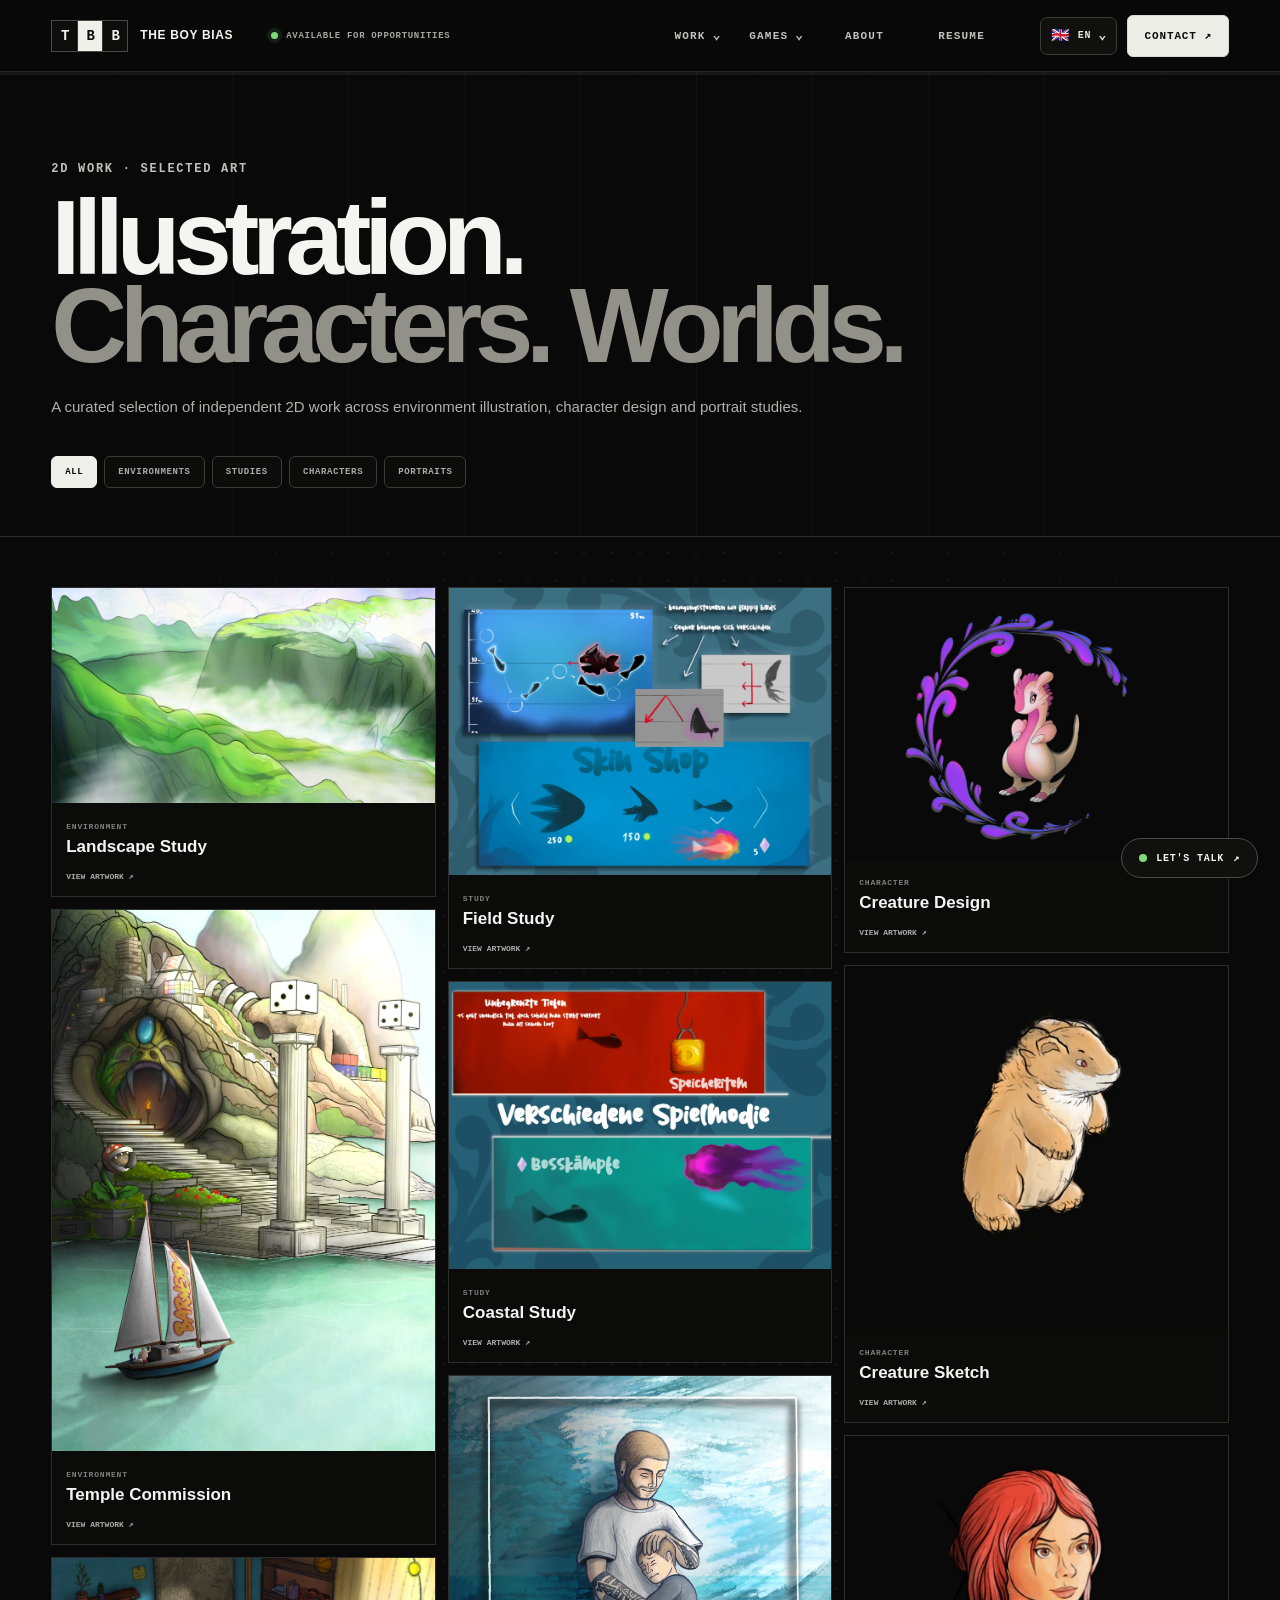
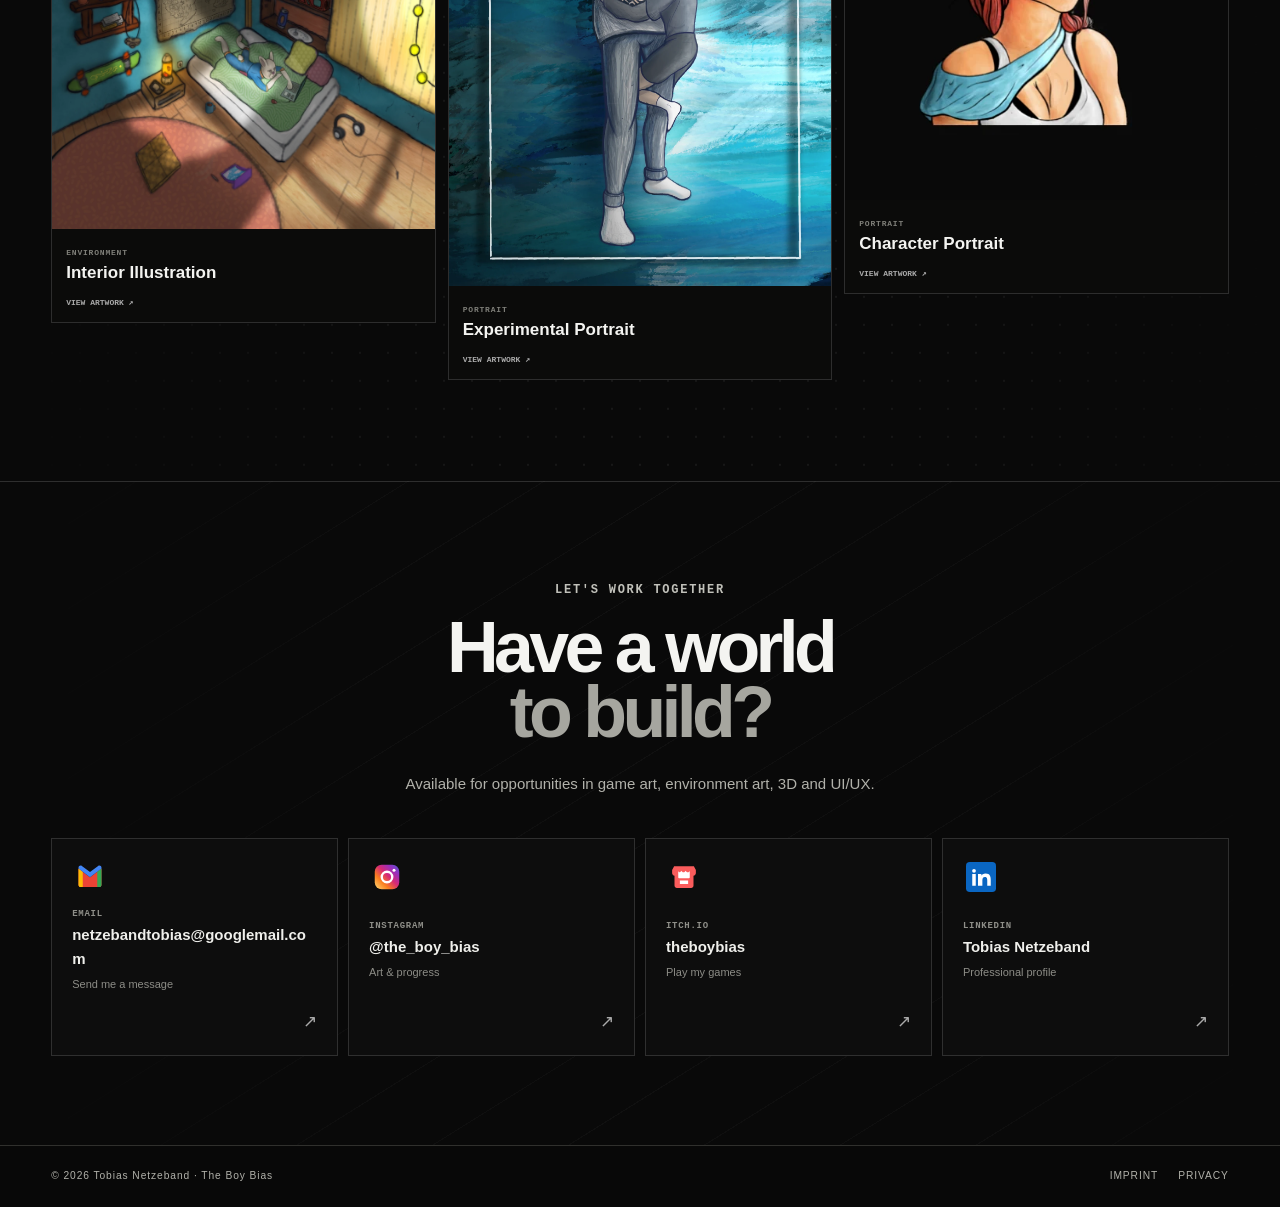
<file: 2d-work.html>
<!DOCTYPE html>

<html lang="en"><head><meta charset="utf-8"/><meta content="width=device-width,initial-scale=1" name="viewport"/><title>2D Work | The Boy Bias</title><link href="styles-v817.css" rel="stylesheet"/><link href="header-v823.css" rel="stylesheet"/><link href="translation-v825.css" rel="stylesheet"/>
<link href="contact-v829.css" rel="stylesheet"/></head><body id="top"><a class="skip-link" href="#main-content">Skip to content</a><header class="global-header">
<a class="brand" href="index.html#top"><span aria-hidden="true" class="tbb-mark"><span>T</span><span>B</span><span>B</span></span><span class="tbb-wordmark"><strong>THE BOY BIAS</strong></span></a>
<span class="brand-status"><i></i><span>AVAILABLE FOR OPPORTUNITIES</span></span>
<nav aria-label="Primary navigation" id="site-nav">
<div class="nav-group"><button class="nav-parent" type="button" aria-expanded="false"><span>Work</span><span class="nav-chevron">⌄</span></button><div class="nav-submenu"><a href="index.html#work">All Work</a><a href="3d-work.html">3D Work</a><a href="2d-work.html">2D Work</a><a href="index.html?filter=uiux#work">UI / UX</a></div></div>
<div class="nav-group"><button class="nav-parent" type="button" aria-expanded="false"><span>Games</span><span class="nav-chevron">⌄</span></button><div class="nav-submenu nav-submenu-wide"><a href="games.html">All Games</a><a href="bedtime-is-a-lie.html">Bedtime Is A Lie</a><a href="strange-day.html">Strange Day</a><a href="dungeon-diver.html">Dungeon Diver</a><a href="lost-little-boy.html">Lost Little Boy</a></div></div>
<a href="index.html#about">About</a><a href="assets/docs/CV_Tobias_Netzeband.pdf">Resume</a>
</nav>
<div class="header-actions"><div class="language-menu"><button class="language-button" type="button" aria-expanded="false" aria-label="Change language"><span class="language-current-flag">🇬🇧</span><span class="language-current-code">EN</span><span class="nav-chevron">⌄</span></button><div class="language-options"><button type="button" data-language="en"><span aria-hidden="true">🇬🇧</span> English</button><button type="button" data-language="de"><span aria-hidden="true">🇩🇪</span> Deutsch</button></div></div><a class="header-contact" href="#contact">Contact ↗</a></div>
<button aria-controls="site-nav" aria-expanded="false" aria-label="Open navigation" class="mobile-menu-toggle" type="button"><span></span><span></span></button>
</header>
<div class="global-progress" aria-hidden="true"><span></span></div>
<main id="main-content">
<section class="section two-d-hero tex-vertical"><p class="kicker">2D WORK · SELECTED ART</p><h1>Illustration.<br/><span>Characters. Worlds.</span></h1><p class="lead">A curated selection of independent 2D work across environment illustration, character design and portrait studies.</p><div aria-label="2D artwork filters" class="two-d-filters" role="group"><button class="active" data-filter="all">ALL</button><button data-filter="environment">ENVIRONMENTS</button><button data-filter="studies">STUDIES</button><button data-filter="character">CHARACTERS</button><button data-filter="portrait">PORTRAITS</button></div></section>
<section class="section two-d-gallery tex-dots"><div class="art-grid"><button class="art-card environment" data-cat="environment" type="button"><figure><img alt="Landscape Study" decoding="async" height="1012" loading="lazy" src="assets/2d/landscape-green.webp" width="1800"/></figure><div><small>ENVIRONMENT</small><b>Landscape Study</b><span>VIEW ARTWORK ↗</span></div></button><button class="art-card environment" data-cat="environment" type="button"><figure><img alt="Temple Commission" decoding="async" height="2546" loading="lazy" src="assets/2d/commission-temple.webp" width="1800"/></figure><div><small>ENVIRONMENT</small><b>Temple Commission</b><span>VIEW ARTWORK ↗</span></div></button><button class="art-card environment" data-cat="environment" type="button"><figure><img alt="Interior Illustration" decoding="async" height="1273" loading="lazy" src="assets/2d/environment-bedroom.webp" width="1800"/></figure><div><small>ENVIRONMENT</small><b>Interior Illustration</b><span>VIEW ARTWORK ↗</span></div></button><button class="art-card studies" data-cat="studies" type="button"><figure><img alt="Field Study" decoding="async" height="1350" loading="lazy" src="assets/2d/environment-field.webp" width="1800"/></figure><div><small>STUDY</small><b>Field Study</b><span>VIEW ARTWORK ↗</span></div></button><button class="art-card studies" data-cat="studies" type="button"><figure><img alt="Coastal Study" decoding="async" height="1350" loading="lazy" src="assets/2d/environment-coast.webp" width="1800"/></figure><div><small>STUDY</small><b>Coastal Study</b><span>VIEW ARTWORK ↗</span></div></button><button class="art-card portrait character" data-cat="portrait character" type="button"><figure><img alt="Experimental Portrait" decoding="async" height="2000" loading="lazy" src="assets/2d/portrait-experimental.webp" width="1500"/></figure><div><small>PORTRAIT</small><b>Experimental Portrait</b><span>VIEW ARTWORK ↗</span></div></button><button class="art-card character" data-cat="character" type="button"><figure><img alt="Creature Design" decoding="async" height="1273" loading="lazy" src="assets/2d/character-creature.webp" width="1800"/></figure><div><small>CHARACTER</small><b>Creature Design</b><span>VIEW ARTWORK ↗</span></div></button><button class="art-card character" data-cat="character" type="button"><figure><img alt="Creature Sketch" decoding="async" height="467" loading="lazy" src="assets/2d/character-hamster.webp" width="491"/></figure><div><small>CHARACTER</small><b>Creature Sketch</b><span>VIEW ARTWORK ↗</span></div></button><button class="art-card portrait character" data-cat="portrait character" type="button"><figure><img alt="Character Portrait" decoding="async" height="467" loading="lazy" src="assets/2d/portrait-woman.webp" width="491"/></figure><div><small>PORTRAIT</small><b>Character Portrait</b><span>VIEW ARTWORK ↗</span></div></button></div></section>
<section class="contact section tex-contact" id="contact">
<p class="kicker">LET'S WORK TOGETHER</p>
<h2>Have a world<br/><span>to build?</span></h2>
<p class="muted">Available for opportunities in game art, environment art, 3D and UI/UX.</p>
<div class="contact-links v54">
<a class="contact-item" href="mailto:netzebandtobias@googlemail.com">
<span class="contact-icon"><svg aria-hidden="true" viewbox="0 0 24 24"><path d="M2.8 5.2 12 12.1l9.2-6.9v13.1c0 .9-.8 1.7-1.7 1.7h-15c-.9 0-1.7-.8-1.7-1.7V5.2Z" fill="#EA4335"></path><path d="M2.8 5.2v13.1c0 .9.8 1.7 1.7 1.7h1.7V7.8L2.8 5.2Z" fill="#FBBC04"></path><path d="M17.8 20h1.7c.9 0 1.7-.8 1.7-1.7V5.2l-3.4 2.6V20Z" fill="#34A853"></path><path d="m2.8 5.2 3.4 2.6L12 12.1l5.8-4.3 3.4-2.6V4.5c0-1.4-1.6-2.2-2.7-1.4L12 8 5.5 3.1C4.4 2.3 2.8 3.1 2.8 4.5v.7Z" fill="#4285F4"></path></svg></span>
<span class="contact-copy"><small>Email</small><b>netzebandtobias@googlemail.com</b><span class="contact-desc">Send me a message</span></span>
<em class="contact-arrow">↗</em>
</a>
<a class="contact-item" href="https://www.instagram.com/the_boy_bias/" rel="noopener" target="_blank">
<span class="contact-icon"><svg aria-hidden="true" viewbox="0 0 24 24"><defs><lineargradient id="ig" x1="0" x2="1" y1="1" y2="0"><stop offset="0" stop-color="#FEDA75"></stop><stop offset=".3" stop-color="#FA7E1E"></stop><stop offset=".55" stop-color="#D62976"></stop><stop offset=".78" stop-color="#962FBF"></stop><stop offset="1" stop-color="#4F5BD5"></stop></lineargradient></defs><rect fill="url(#ig)" height="19.6" rx="5.5" width="19.6" x="2.2" y="2.2"></rect><circle cx="12" cy="12" fill="none" r="4.2" stroke="#fff" stroke-width="1.9"></circle><circle cx="17.6" cy="6.6" fill="#fff" r="1.2"></circle></svg></span>
<span class="contact-copy"><small>Instagram</small><b>@the_boy_bias</b><span class="contact-desc">Art &amp; progress</span></span>
<em class="contact-arrow">↗</em>
</a>
<a class="contact-item" href="https://theboybias.itch.io/" rel="noopener" target="_blank">
<span class="contact-icon"><svg aria-hidden="true" viewbox="0 0 24 24"><path d="M4.1 3.3h15.8l1.6 3.1v2.3c0 1.1-.8 2-1.9 2.2v7.9c0 1-.8 1.9-1.9 1.9H6.3c-1 0-1.9-.8-1.9-1.9v-7.9c-1.1-.2-1.9-1.1-1.9-2.2V6.4l1.6-3.1Z" fill="#FA5C5C"></path><path d="M8.2 8.2c.8 0 1.4-.5 1.7-1.2.3.7.9 1.2 1.7 1.2s1.4-.5 1.7-1.2c.3.7.9 1.2 1.7 1.2.7 0 1.3-.4 1.6-1v4.9c0 .5-.4.9-.9.9H8.3c-.5 0-.9-.4-.9-.9V7.2c.2.6.8 1 1.5 1h-.7Zm.5 6.5h6.6v2.8H8.7v-2.8Z" fill="#fff"></path></svg></span>
<span class="contact-copy"><small>itch.io</small><b>theboybias</b><span class="contact-desc">Play my games</span></span>
<em class="contact-arrow">↗</em>
</a>
<a class="contact-item" href="https://de.linkedin.com/in/tobias-netzeband-4996a3289" rel="noopener" target="_blank">
<span class="contact-icon"><svg aria-hidden="true" viewbox="0 0 24 24"><rect fill="#0A66C2" height="24" rx="3" width="24"></rect><circle cx="6.4" cy="7" fill="#fff" r="1.5"></circle><path d="M5 9.5h2.8V19H5V9.5Zm4.6 0h2.7v1.3h.1c.4-.8 1.4-1.7 3.3-1.7 3.5 0 4.1 2.3 4.1 5.3V19H17v-4.1c0-1 0-2.9-1.8-2.9s-2.1 1.4-2.1 2.8V19H9.6V9.5Z" fill="#fff"></path></svg></span>
<span class="contact-copy"><small>LinkedIn</small><b>Tobias Netzeband</b><span class="contact-desc">Professional profile</span></span>
<em class="contact-arrow">↗</em>
</a>
</div>
</section>
</main>
<div aria-hidden="true" class="art-lightbox" id="art-lightbox"><button aria-label="Close" class="art-lightbox-close">×</button><img alt="" decoding="async" loading="lazy"/><div class="art-lightbox-meta"><small></small><b></b></div></div>
<script>
const filterButtons=document.querySelectorAll('.two-d-filters button'), cards=document.querySelectorAll('.art-card');
filterButtons.forEach(b=>b.addEventListener('click',()=>{filterButtons.forEach(x=>x.classList.remove('active'));b.classList.add('active');const f=b.dataset.filter;cards.forEach(c=>c.hidden=f!=='all'&&!c.classList.contains(f));}));
const lb=document.querySelector('#art-lightbox'), lbi=lb.querySelector('img');
cards.forEach(c=>c.addEventListener('click',()=>{lbi.src=c.querySelector('img').src;lb.querySelector('small').textContent=c.querySelector('small').textContent;lb.querySelector('b').textContent=c.querySelector('b').textContent;lb.classList.add('open');lb.setAttribute('aria-hidden','false');}));
function closeLB(){lb.classList.remove('open');lb.setAttribute('aria-hidden','true');lbi.src='';}
lb.querySelector('button').onclick=closeLB;lb.addEventListener('click',e=>{if(e.target===lb)closeLB();});document.addEventListener('keydown',e=>{if(e.key==='Escape')closeLB();});
</script>
<script defer="" src="site-v825.js"></script>
<div class="legal-footer"><span>© 2026 Tobias Netzeband · The Boy Bias</span><div><a href="imprint.html">IMPRINT</a><a href="privacy.html">PRIVACY</a></div></div>
<script defer src="ux-v825.js"></script><div class="quick-contact" id="quick-contact"><button class="quick-contact-toggle" type="button"><i></i>LET'S TALK <span class="cta-arrow">↗</span></button><div class="quick-contact-panel"><small>AVAILABLE FOR OPPORTUNITIES</small><a href="mailto:netzebandtobias@googlemail.com">Email <b>↗</b></a><a href="https://de.linkedin.com/in/tobias-netzeband-4996a3289" target="_blank" rel="noopener">LinkedIn <b>↗</b></a><a href="https://www.instagram.com/the_boy_bias/" target="_blank" rel="noopener">Instagram <b>↗</b></a><a href="https://theboybias.itch.io/" target="_blank" rel="noopener">itch.io <b>↗</b></a><button class="copy-email" type="button">COPY EMAIL <b>+</b></button></div></div><script>(function(){var q=document.getElementById("quick-contact"),t=q&&q.querySelector(".quick-contact-toggle");if(t)t.onclick=function(){q.classList.toggle("open")};var c=q&&q.querySelector(".copy-email");if(c)c.onclick=function(){if(navigator.clipboard)navigator.clipboard.writeText("netzebandtobias@googlemail.com");c.firstChild.textContent=(localStorage.getItem("tbb-language")==="de"?"E-MAIL KOPIERT ":"EMAIL COPIED ")};})();</script></body></html>
</file>
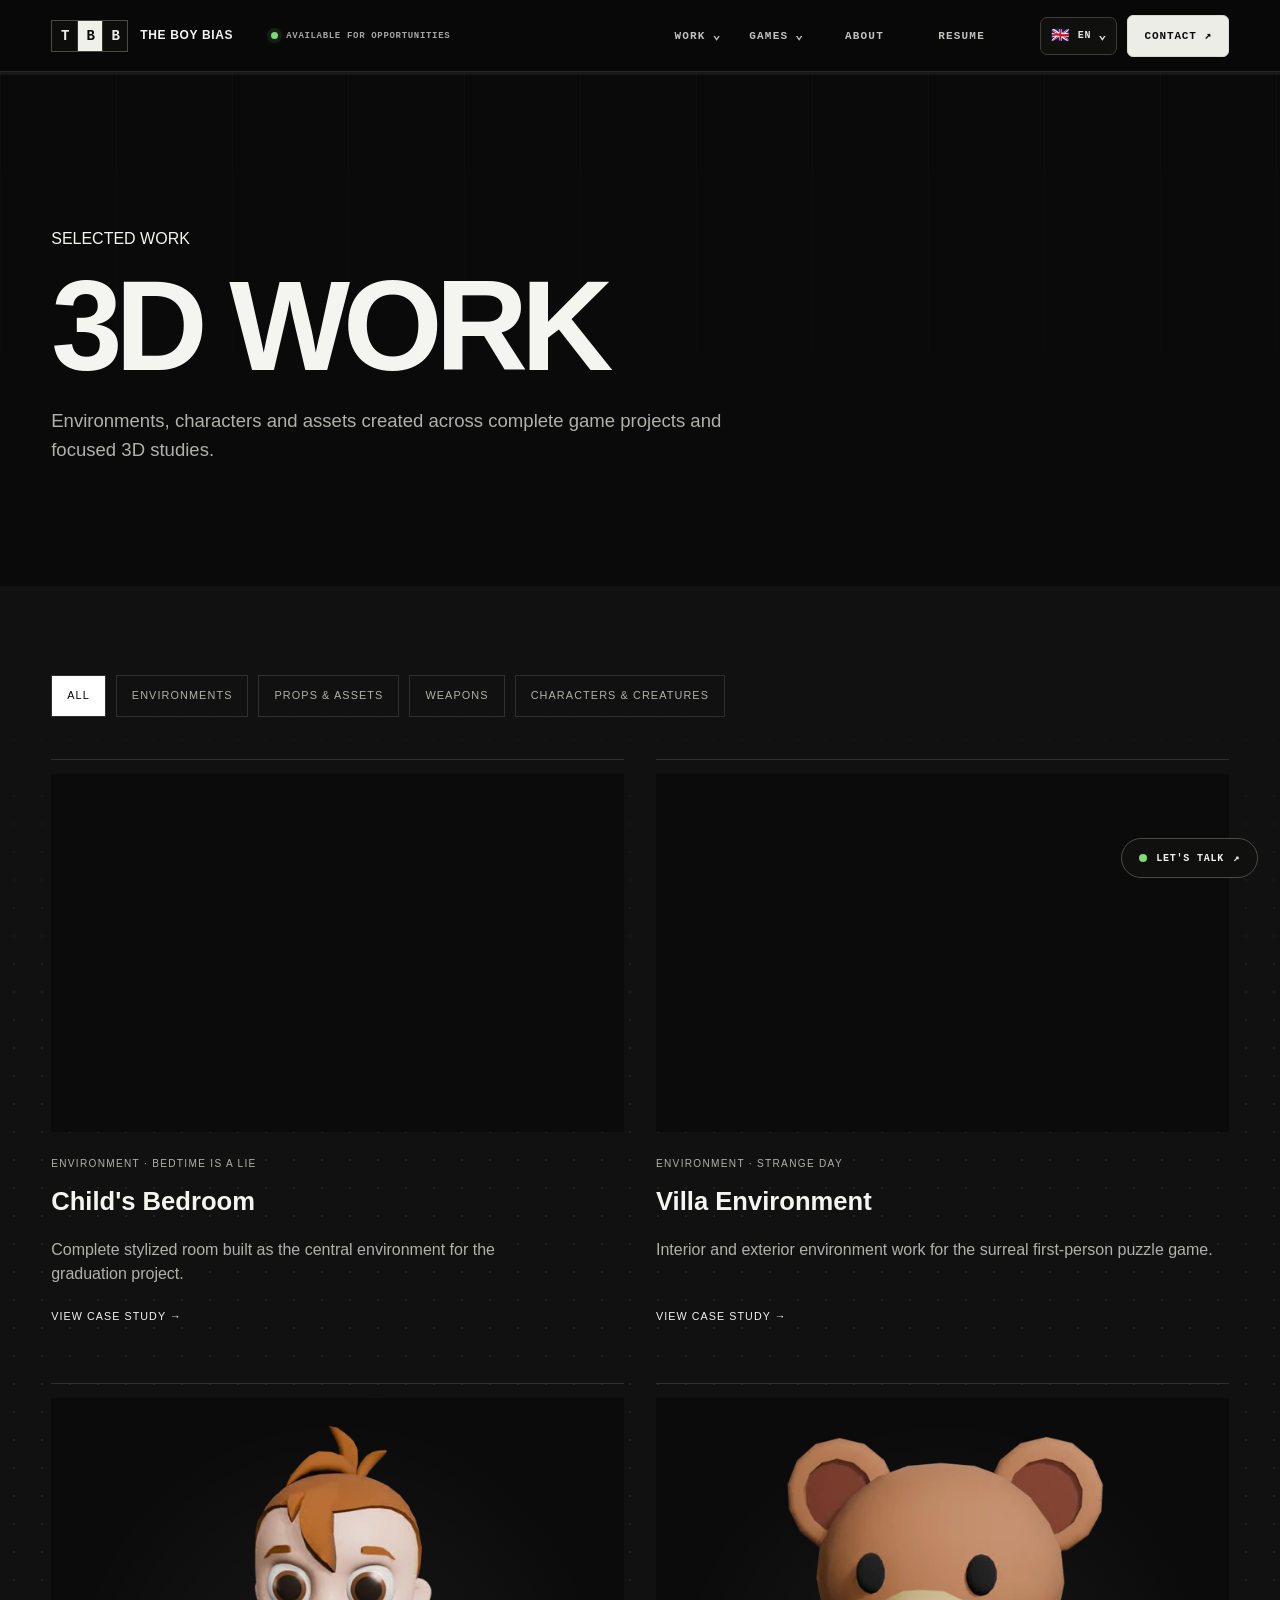
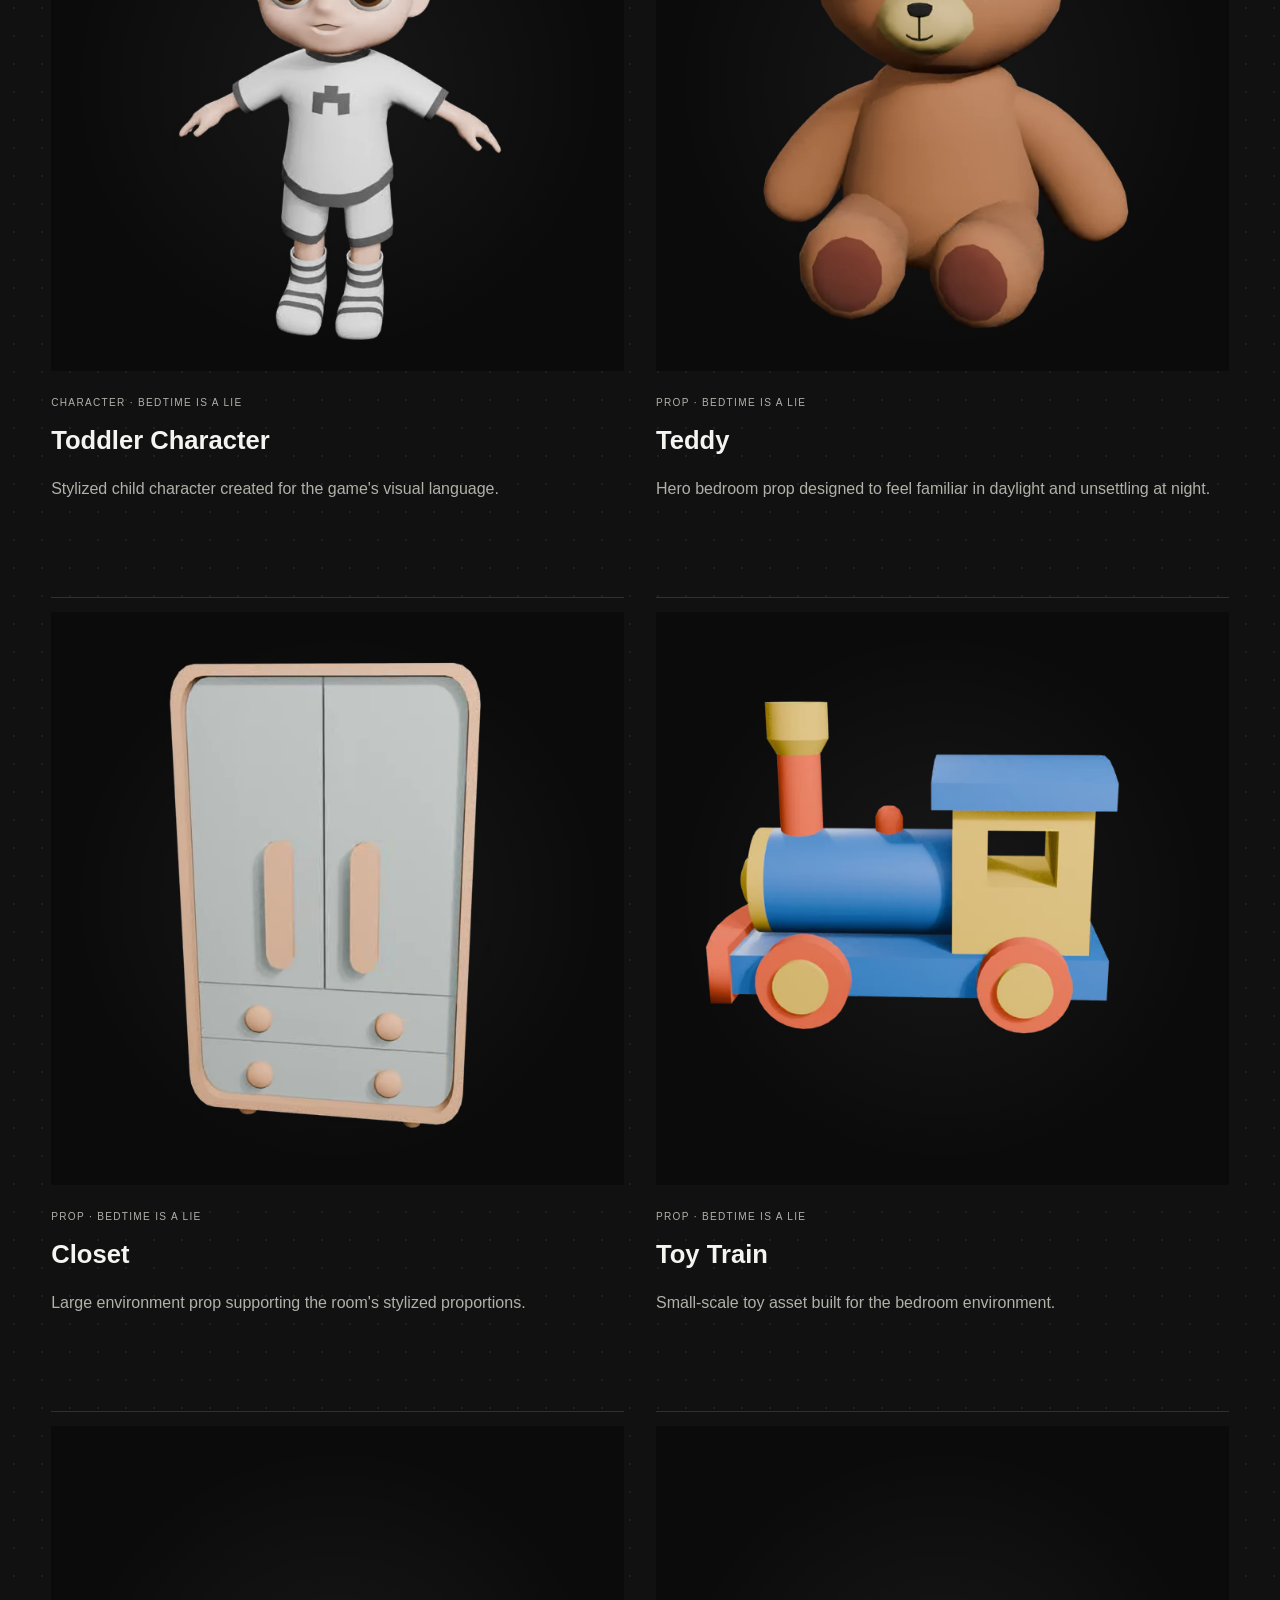
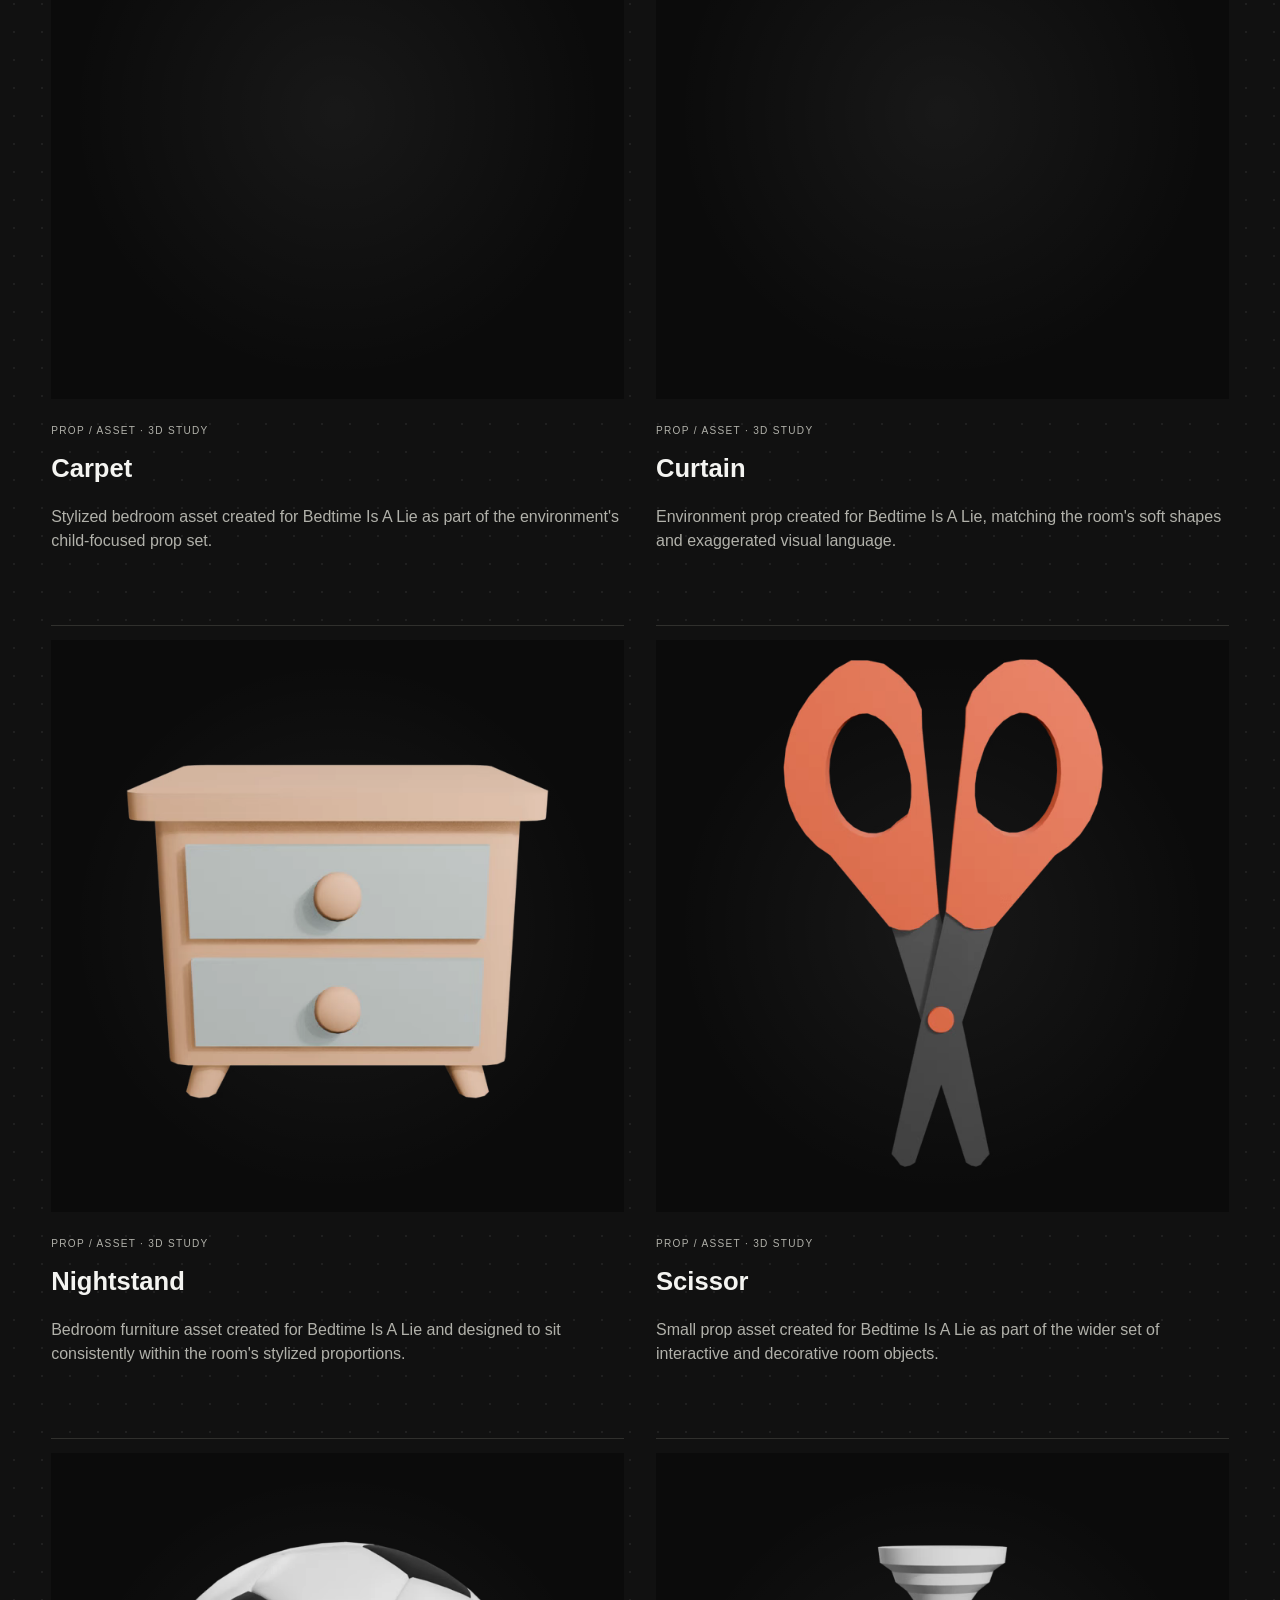
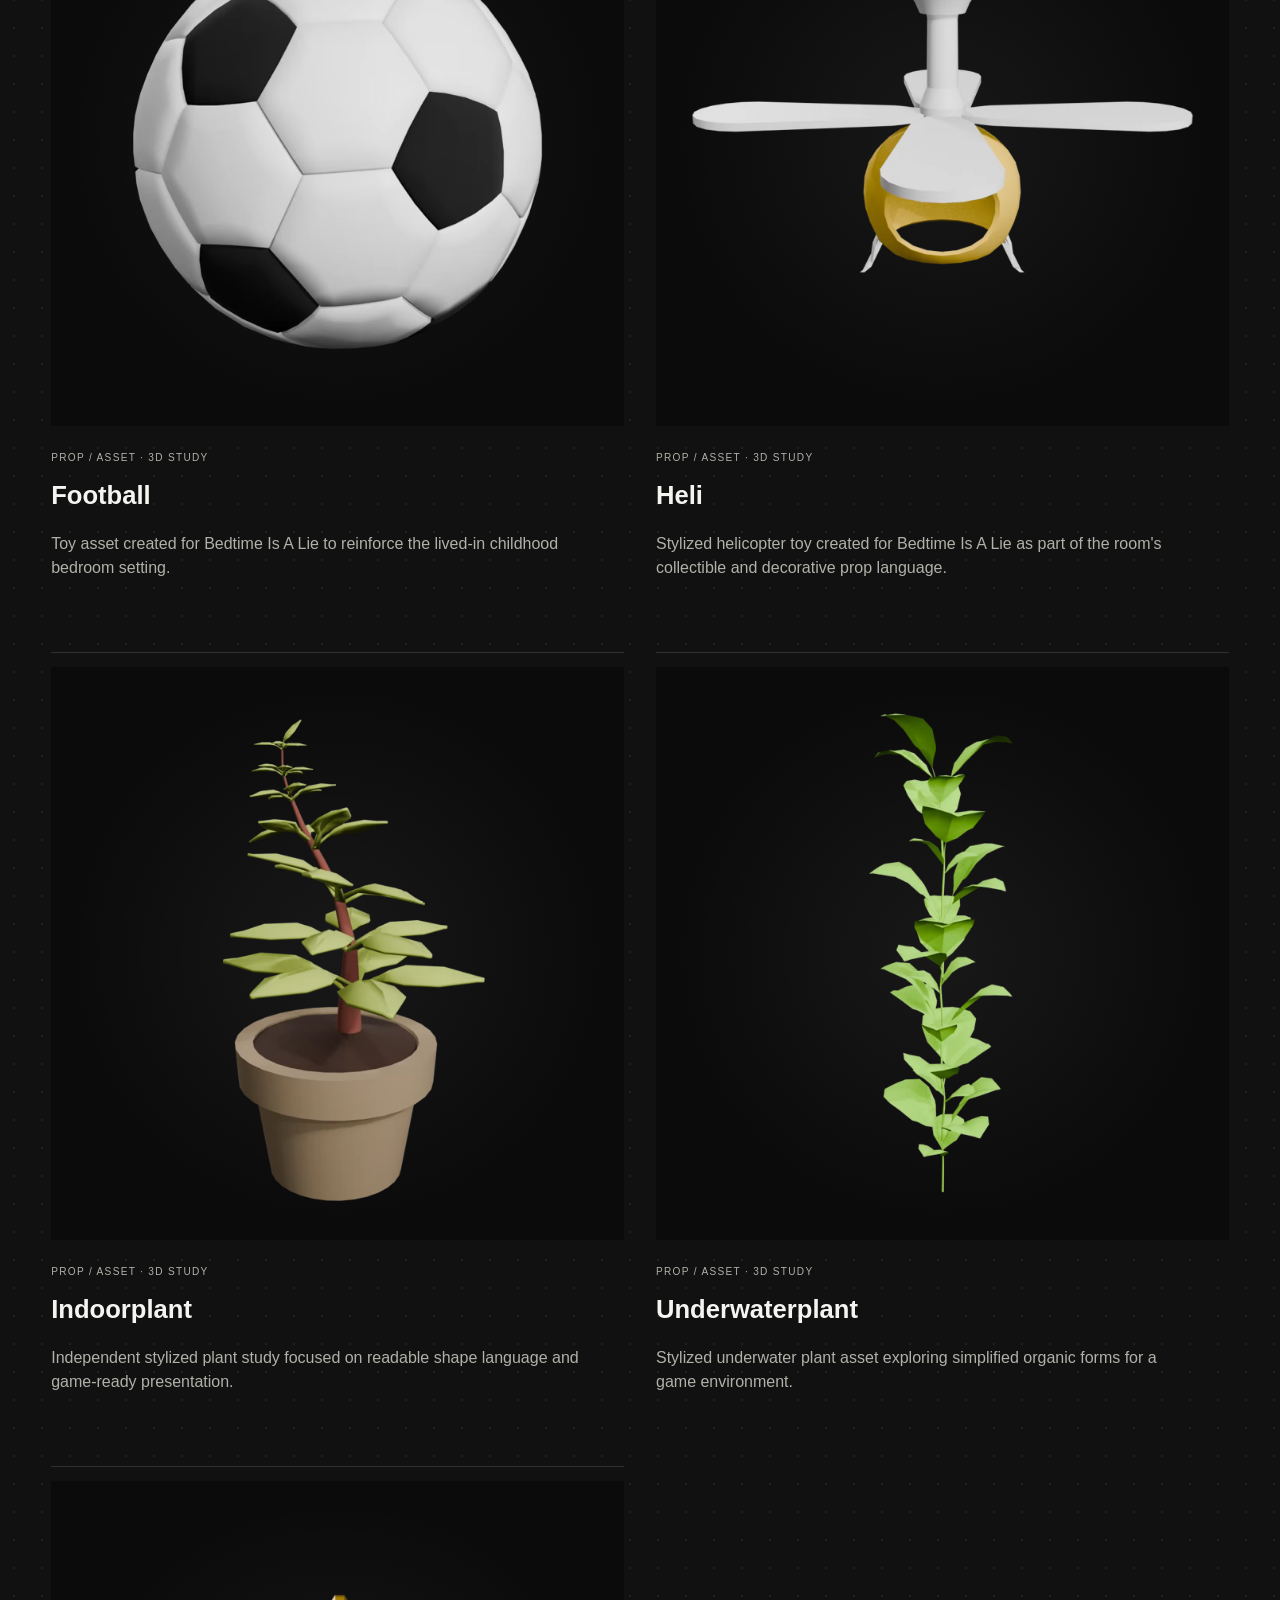
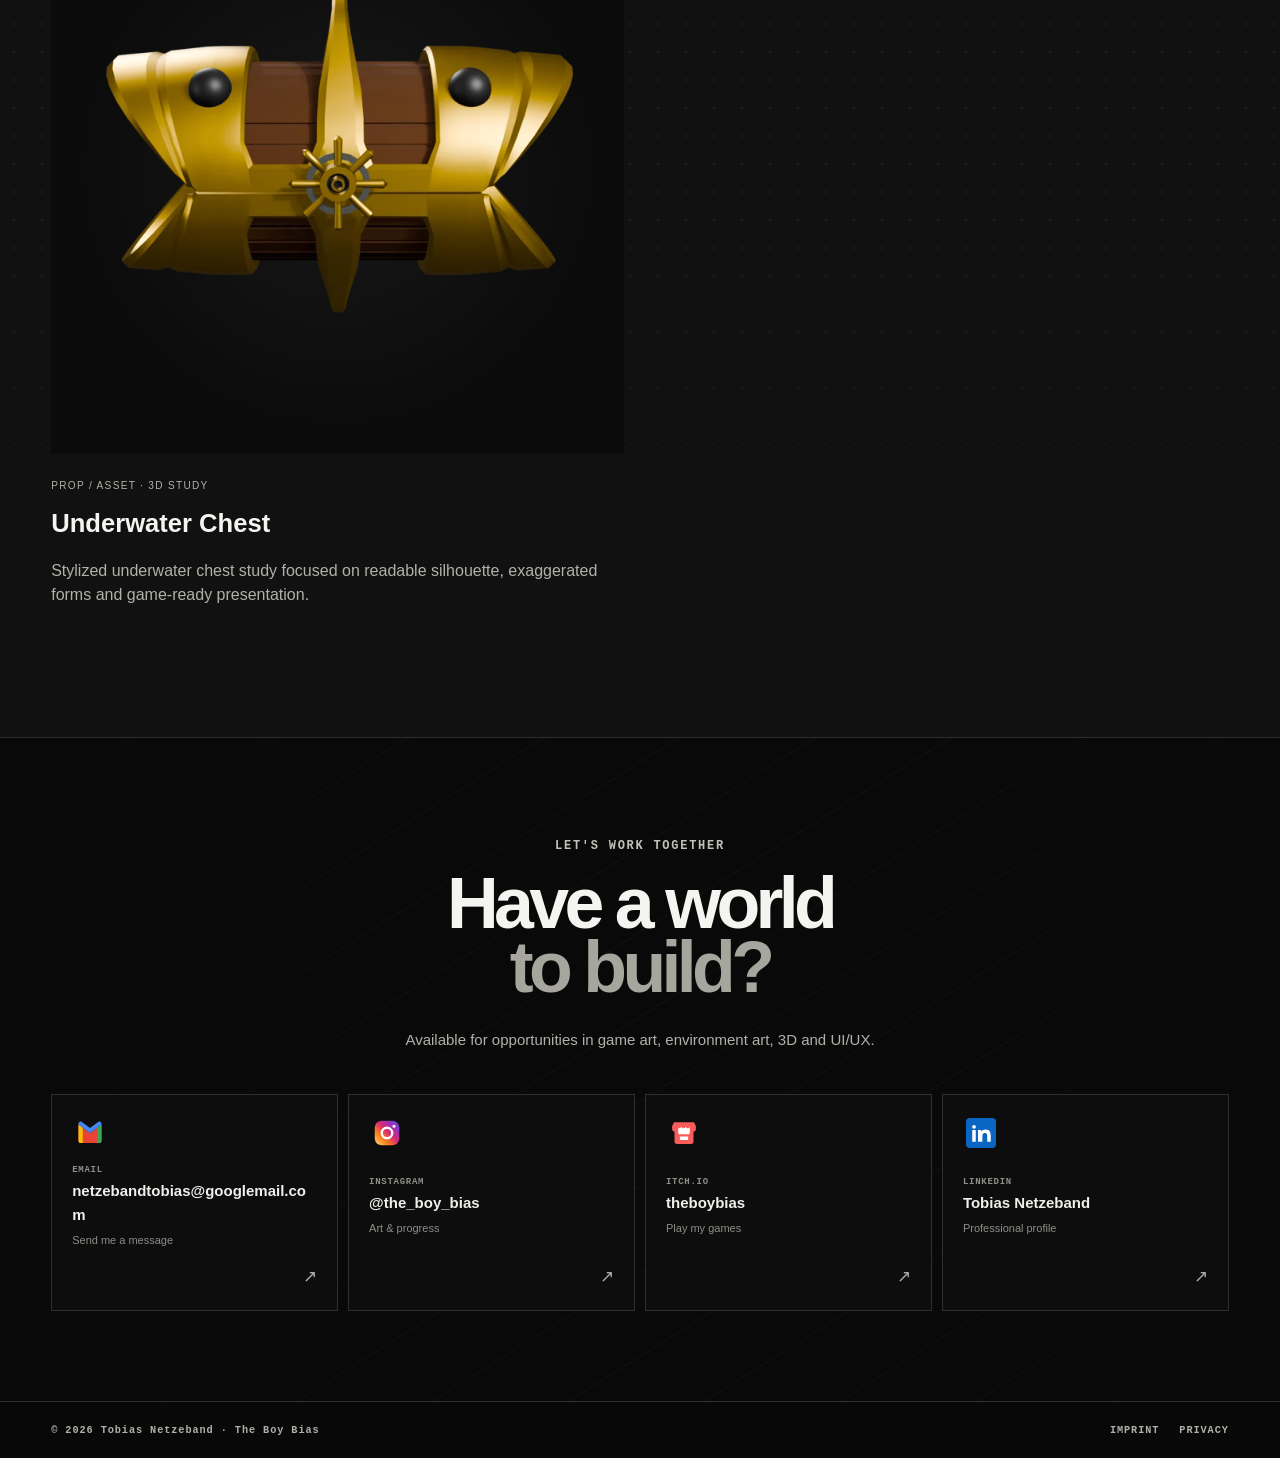
<file: 3d-work.html>
<!doctype html>
<html lang="en"><head>
<meta charset="utf-8"><meta name="viewport" content="width=device-width,initial-scale=1">
<title>3D Work | Tobias Netzeband - The Boy Bias</title>
<meta name="description" content="Selected 3D environment, prop, weapon and character work by game developer and artist Tobias Netzeband.">
<link rel="canonical" href="https://theboybias.com/3d-work.html">
<link rel="stylesheet" href="styles-v817.css">
<link href="header-v823.css" rel="stylesheet"/><link href="translation-v825.css" rel="stylesheet"/>
<link href="contact-v829.css" rel="stylesheet"/></head>
<body class="three-d-page">
<header class="global-header">
<a class="brand" href="index.html#top"><span aria-hidden="true" class="tbb-mark"><span>T</span><span>B</span><span>B</span></span><span class="tbb-wordmark"><strong>THE BOY BIAS</strong></span></a>
<span class="brand-status"><i></i><span>AVAILABLE FOR OPPORTUNITIES</span></span>
<nav aria-label="Primary navigation" id="site-nav">
<div class="nav-group"><button class="nav-parent" type="button" aria-expanded="false"><span>Work</span><span class="nav-chevron">⌄</span></button><div class="nav-submenu"><a href="index.html#work">All Work</a><a href="3d-work.html">3D Work</a><a href="2d-work.html">2D Work</a><a href="index.html?filter=uiux#work">UI / UX</a></div></div>
<div class="nav-group"><button class="nav-parent" type="button" aria-expanded="false"><span>Games</span><span class="nav-chevron">⌄</span></button><div class="nav-submenu nav-submenu-wide"><a href="games.html">All Games</a><a href="bedtime-is-a-lie.html">Bedtime Is A Lie</a><a href="strange-day.html">Strange Day</a><a href="dungeon-diver.html">Dungeon Diver</a><a href="lost-little-boy.html">Lost Little Boy</a></div></div>
<a href="index.html#about">About</a><a href="assets/docs/CV_Tobias_Netzeband.pdf">Resume</a>
</nav>
<div class="header-actions"><div class="language-menu"><button class="language-button" type="button" aria-expanded="false" aria-label="Change language"><span class="language-current-flag">🇬🇧</span><span class="language-current-code">EN</span><span class="nav-chevron">⌄</span></button><div class="language-options"><button type="button" data-language="en"><span aria-hidden="true">🇬🇧</span> English</button><button type="button" data-language="de"><span aria-hidden="true">🇩🇪</span> Deutsch</button></div></div><a class="header-contact" href="#contact">Contact ↗</a></div>
<button aria-controls="site-nav" aria-expanded="false" aria-label="Open navigation" class="mobile-menu-toggle" type="button"><span></span><span></span></button>
</header>
<div class="global-progress" aria-hidden="true"><span></span></div>
<main id="main-content">
<section class="three-d-hero section-line tex-vertical"><div class="three-d-hero-inner"><span class="eyebrow">SELECTED WORK</span><h1>3D WORK</h1><p>Environments, characters and assets created across complete game projects and focused 3D studies.</p></div></section>
<section class="three-d-gallery section-line tex-dots">
<div class="three-d-filters" role="group" aria-label="Filter 3D work">
<button class="active" data-filter="all">ALL</button><button data-filter="environments">ENVIRONMENTS</button><button data-filter="props">PROPS & ASSETS</button><button data-filter="weapons">WEAPONS</button><button data-filter="characters">CHARACTERS & CREATURES</button>
</div>
<div class="three-d-grid">
<article class="three-d-card three-d-feature" data-category="environments">
  <button class="three-d-media three-d-zoom" type="button" aria-label="Enlarge Child\'s Bedroom turnaround"><video autoplay muted loop playsinline preload="metadata" src="assets/video/room-turnaround.mp4"></video></button>
  <div class="three-d-copy"><span>ENVIRONMENT · BEDTIME IS A LIE</span><h2>Child's Bedroom</h2><p>Complete stylized room built as the central environment for the graduation project.</p><a href="bedtime-is-a-lie.html#environment">VIEW CASE STUDY →</a></div>
</article>
<article class="three-d-card three-d-feature" data-category="environments">
  <button class="three-d-media three-d-zoom" type="button" aria-label="Enlarge Villa Environment turnaround"><video autoplay muted loop playsinline preload="metadata" src="assets/games/strange-villa-turnaround.mp4"></video></button>
  <div class="three-d-copy"><span>ENVIRONMENT · STRANGE DAY</span><h2>Villa Environment</h2><p>Interior and exterior environment work for the surreal first-person puzzle game.</p><a href="strange-day.html#environment">VIEW CASE STUDY →</a></div>
</article>
<article class="three-d-card" data-category="characters">
  <button class="three-d-media three-d-zoom" type="button"><video autoplay muted loop playsinline preload="metadata" src="assets/3d/transparent/toddler-v819.webm"></video></button>
  <div class="three-d-copy"><span>CHARACTER · BEDTIME IS A LIE</span><h2>Toddler Character</h2><p>Stylized child character created for the game's visual language.</p></div>
</article>
<article class="three-d-card" data-category="props">
  <button class="three-d-media three-d-zoom" type="button"><video autoplay muted loop playsinline preload="metadata" src="assets/3d/transparent/teddy-v819.webm"></video></button>
  <div class="three-d-copy"><span>PROP · BEDTIME IS A LIE</span><h2>Teddy</h2><p>Hero bedroom prop designed to feel familiar in daylight and unsettling at night.</p></div>
</article>
<article class="three-d-card" data-category="props">
  <button class="three-d-media three-d-zoom" type="button"><video autoplay muted loop playsinline preload="metadata" src="assets/3d/transparent/closet-v819.webm"></video></button>
  <div class="three-d-copy"><span>PROP · BEDTIME IS A LIE</span><h2>Closet</h2><p>Large environment prop supporting the room's stylized proportions.</p></div>
</article>
<article class="three-d-card" data-category="props">
  <button class="three-d-media three-d-zoom" type="button"><video autoplay muted loop playsinline preload="metadata" src="assets/3d/transparent/train-v819.webm"></video></button>
  <div class="three-d-copy"><span>PROP · BEDTIME IS A LIE</span><h2>Toy Train</h2><p>Small-scale toy asset built for the bedroom environment.</p></div>
</article>

<article class="three-d-card" data-category="props">
  <button class="three-d-media three-d-zoom" type="button"><video autoplay muted loop playsinline preload="metadata" src="assets/3d/transparent/carpet-v819.webm"></video></button>
  <div class="three-d-copy"><span>PROP / ASSET · 3D STUDY</span><h2>Carpet</h2><p>Stylized bedroom asset created for Bedtime Is A Lie as part of the environment's child-focused prop set.</p></div>
</article>
<article class="three-d-card" data-category="props">
  <button class="three-d-media three-d-zoom" type="button"><video autoplay muted loop playsinline preload="metadata" src="assets/3d/transparent/curtain-v819.webm"></video></button>
  <div class="three-d-copy"><span>PROP / ASSET · 3D STUDY</span><h2>Curtain</h2><p>Environment prop created for Bedtime Is A Lie, matching the room's soft shapes and exaggerated visual language.</p></div>
</article>
<article class="three-d-card" data-category="props">
  <button class="three-d-media three-d-zoom" type="button"><video autoplay muted loop playsinline preload="metadata" src="assets/3d/transparent/nightstand-v819.webm"></video></button>
  <div class="three-d-copy"><span>PROP / ASSET · 3D STUDY</span><h2>Nightstand</h2><p>Bedroom furniture asset created for Bedtime Is A Lie and designed to sit consistently within the room's stylized proportions.</p></div>
</article>
<article class="three-d-card" data-category="props">
  <button class="three-d-media three-d-zoom" type="button"><video autoplay muted loop playsinline preload="metadata" src="assets/3d/transparent/scissor-v819.webm"></video></button>
  <div class="three-d-copy"><span>PROP / ASSET · 3D STUDY</span><h2>Scissor</h2><p>Small prop asset created for Bedtime Is A Lie as part of the wider set of interactive and decorative room objects.</p></div>
</article>
<article class="three-d-card" data-category="props">
  <button class="three-d-media three-d-zoom" type="button"><video autoplay muted loop playsinline preload="metadata" src="assets/3d/transparent/football-v819.webm"></video></button>
  <div class="three-d-copy"><span>PROP / ASSET · 3D STUDY</span><h2>Football</h2><p>Toy asset created for Bedtime Is A Lie to reinforce the lived-in childhood bedroom setting.</p></div>
</article>
<article class="three-d-card" data-category="props">
  <button class="three-d-media three-d-zoom" type="button"><video autoplay muted loop playsinline preload="metadata" src="assets/3d/transparent/heli-v819.webm"></video></button>
  <div class="three-d-copy"><span>PROP / ASSET · 3D STUDY</span><h2>Heli</h2><p>Stylized helicopter toy created for Bedtime Is A Lie as part of the room's collectible and decorative prop language.</p></div>
</article>
<article class="three-d-card" data-category="props">
  <button class="three-d-media three-d-zoom" type="button"><video autoplay muted loop playsinline preload="metadata" src="assets/3d/transparent/plant-v819.webm"></video></button>
  <div class="three-d-copy"><span>PROP / ASSET · 3D STUDY</span><h2>Indoorplant</h2><p>Independent stylized plant study focused on readable shape language and game-ready presentation.</p></div>
</article>
<article class="three-d-card" data-category="props">
  <button class="three-d-media three-d-zoom" type="button"><video autoplay muted loop playsinline preload="metadata" src="assets/3d/transparent/plant2-v819.webm"></video></button>
  <div class="three-d-copy"><span>PROP / ASSET · 3D STUDY</span><h2>Underwaterplant</h2><p>Stylized underwater plant asset exploring simplified organic forms for a game environment.</p></div>
</article>
<article class="three-d-card" data-category="props"><button class="three-d-media three-d-zoom" type="button"><video autoplay muted loop playsinline preload="metadata" src="assets/3d/transparent/underwaterchest-v819.webm"></video></button><div class="three-d-copy"><span>PROP / ASSET · 3D STUDY</span><h2>Underwater Chest</h2><p>Stylized underwater chest study focused on readable silhouette, exaggerated forms and game-ready presentation.</p></div></article></div>
</section>
<section class="contact section tex-contact" id="contact">
<p class="kicker">LET'S WORK TOGETHER</p>
<h2>Have a world<br/><span>to build?</span></h2>
<p class="muted">Available for opportunities in game art, environment art, 3D and UI/UX.</p>
<div class="contact-links v54">
<a class="contact-item" href="mailto:netzebandtobias@googlemail.com">
<span class="contact-icon"><svg aria-hidden="true" viewbox="0 0 24 24"><path d="M2.8 5.2 12 12.1l9.2-6.9v13.1c0 .9-.8 1.7-1.7 1.7h-15c-.9 0-1.7-.8-1.7-1.7V5.2Z" fill="#EA4335"></path><path d="M2.8 5.2v13.1c0 .9.8 1.7 1.7 1.7h1.7V7.8L2.8 5.2Z" fill="#FBBC04"></path><path d="M17.8 20h1.7c.9 0 1.7-.8 1.7-1.7V5.2l-3.4 2.6V20Z" fill="#34A853"></path><path d="m2.8 5.2 3.4 2.6L12 12.1l5.8-4.3 3.4-2.6V4.5c0-1.4-1.6-2.2-2.7-1.4L12 8 5.5 3.1C4.4 2.3 2.8 3.1 2.8 4.5v.7Z" fill="#4285F4"></path></svg></span>
<span class="contact-copy"><small>Email</small><b>netzebandtobias@googlemail.com</b><span class="contact-desc">Send me a message</span></span>
<em class="contact-arrow">↗</em>
</a>
<a class="contact-item" href="https://www.instagram.com/the_boy_bias/" rel="noopener" target="_blank">
<span class="contact-icon"><svg aria-hidden="true" viewbox="0 0 24 24"><defs><lineargradient id="ig" x1="0" x2="1" y1="1" y2="0"><stop offset="0" stop-color="#FEDA75"></stop><stop offset=".3" stop-color="#FA7E1E"></stop><stop offset=".55" stop-color="#D62976"></stop><stop offset=".78" stop-color="#962FBF"></stop><stop offset="1" stop-color="#4F5BD5"></stop></lineargradient></defs><rect fill="url(#ig)" height="19.6" rx="5.5" width="19.6" x="2.2" y="2.2"></rect><circle cx="12" cy="12" fill="none" r="4.2" stroke="#fff" stroke-width="1.9"></circle><circle cx="17.6" cy="6.6" fill="#fff" r="1.2"></circle></svg></span>
<span class="contact-copy"><small>Instagram</small><b>@the_boy_bias</b><span class="contact-desc">Art &amp; progress</span></span>
<em class="contact-arrow">↗</em>
</a>
<a class="contact-item" href="https://theboybias.itch.io/" rel="noopener" target="_blank">
<span class="contact-icon"><svg aria-hidden="true" viewbox="0 0 24 24"><path d="M4.1 3.3h15.8l1.6 3.1v2.3c0 1.1-.8 2-1.9 2.2v7.9c0 1-.8 1.9-1.9 1.9H6.3c-1 0-1.9-.8-1.9-1.9v-7.9c-1.1-.2-1.9-1.1-1.9-2.2V6.4l1.6-3.1Z" fill="#FA5C5C"></path><path d="M8.2 8.2c.8 0 1.4-.5 1.7-1.2.3.7.9 1.2 1.7 1.2s1.4-.5 1.7-1.2c.3.7.9 1.2 1.7 1.2.7 0 1.3-.4 1.6-1v4.9c0 .5-.4.9-.9.9H8.3c-.5 0-.9-.4-.9-.9V7.2c.2.6.8 1 1.5 1h-.7Zm.5 6.5h6.6v2.8H8.7v-2.8Z" fill="#fff"></path></svg></span>
<span class="contact-copy"><small>itch.io</small><b>theboybias</b><span class="contact-desc">Play my games</span></span>
<em class="contact-arrow">↗</em>
</a>
<a class="contact-item" href="https://de.linkedin.com/in/tobias-netzeband-4996a3289" rel="noopener" target="_blank">
<span class="contact-icon"><svg aria-hidden="true" viewbox="0 0 24 24"><rect fill="#0A66C2" height="24" rx="3" width="24"></rect><circle cx="6.4" cy="7" fill="#fff" r="1.5"></circle><path d="M5 9.5h2.8V19H5V9.5Zm4.6 0h2.7v1.3h.1c.4-.8 1.4-1.7 3.3-1.7 3.5 0 4.1 2.3 4.1 5.3V19H17v-4.1c0-1 0-2.9-1.8-2.9s-2.1 1.4-2.1 2.8V19H9.6V9.5Z" fill="#fff"></path></svg></span>
<span class="contact-copy"><small>LinkedIn</small><b>Tobias Netzeband</b><span class="contact-desc">Professional profile</span></span>
<em class="contact-arrow">↗</em>
</a>
</div>
</section>
</main>
<div aria-hidden="true" class="media-lightbox" id="three-d-lightbox">
<button aria-label="Close enlarged turnaround" class="media-lightbox-close" type="button">×</button>
<video autoplay muted loop playsinline controls></video>
</div>

<footer class="legal-footer"><span>© 2026 Tobias Netzeband · The Boy Bias</span><div><a href="imprint.html">IMPRINT</a><a href="privacy.html">PRIVACY</a></div></footer>
<script>
const threeDFilters=document.querySelectorAll('.three-d-filters button');
const threeDCards=document.querySelectorAll('.three-d-card');
threeDFilters.forEach(btn=>btn.addEventListener('click',()=>{
  threeDFilters.forEach(b=>b.classList.remove('active'));
  btn.classList.add('active');
  const f=btn.dataset.filter;
  threeDCards.forEach(c=>c.hidden=f!=='all'&&!c.dataset.category.split(' ').includes(f));
}));
const threeDLB=document.querySelector('#three-d-lightbox');
const threeDLBVideo=threeDLB.querySelector('video');
document.querySelectorAll('.three-d-zoom').forEach(item=>item.addEventListener('click',()=>{
  const source=item.querySelector('video').currentSrc || item.querySelector('video').src;
  threeDLBVideo.src=source;
  threeDLB.classList.add('open');
  threeDLB.setAttribute('aria-hidden','false');
  threeDLBVideo.play().catch(()=>{});
}));
function closeThreeDLB(){
  threeDLB.classList.remove('open');
  threeDLB.setAttribute('aria-hidden','true');
  threeDLBVideo.pause();
  threeDLBVideo.removeAttribute('src');
  threeDLBVideo.load();
}
threeDLB.querySelector('.media-lightbox-close').addEventListener('click',closeThreeDLB);
threeDLB.addEventListener('click',e=>{if(e.target===threeDLB)closeThreeDLB();});
document.addEventListener('keydown',e=>{if(e.key==='Escape'&&threeDLB.classList.contains('open'))closeThreeDLB();});
</script>
<script defer src="site-v825.js"></script>
<script defer src="ux-v825.js"></script><div class="quick-contact" id="quick-contact"><button class="quick-contact-toggle" type="button"><i></i>LET'S TALK <span class="cta-arrow">↗</span></button><div class="quick-contact-panel"><small>AVAILABLE FOR OPPORTUNITIES</small><a href="mailto:netzebandtobias@googlemail.com">Email <b>↗</b></a><a href="https://de.linkedin.com/in/tobias-netzeband-4996a3289" target="_blank" rel="noopener">LinkedIn <b>↗</b></a><a href="https://www.instagram.com/the_boy_bias/" target="_blank" rel="noopener">Instagram <b>↗</b></a><a href="https://theboybias.itch.io/" target="_blank" rel="noopener">itch.io <b>↗</b></a><button class="copy-email" type="button">COPY EMAIL <b>+</b></button></div></div><script>(function(){var q=document.getElementById("quick-contact"),t=q&&q.querySelector(".quick-contact-toggle");if(t)t.onclick=function(){q.classList.toggle("open")};var c=q&&q.querySelector(".copy-email");if(c)c.onclick=function(){if(navigator.clipboard)navigator.clipboard.writeText("netzebandtobias@googlemail.com");c.firstChild.textContent=(localStorage.getItem("tbb-language")==="de"?"E-MAIL KOPIERT ":"EMAIL COPIED ")};})();</script></body></html>
</file>
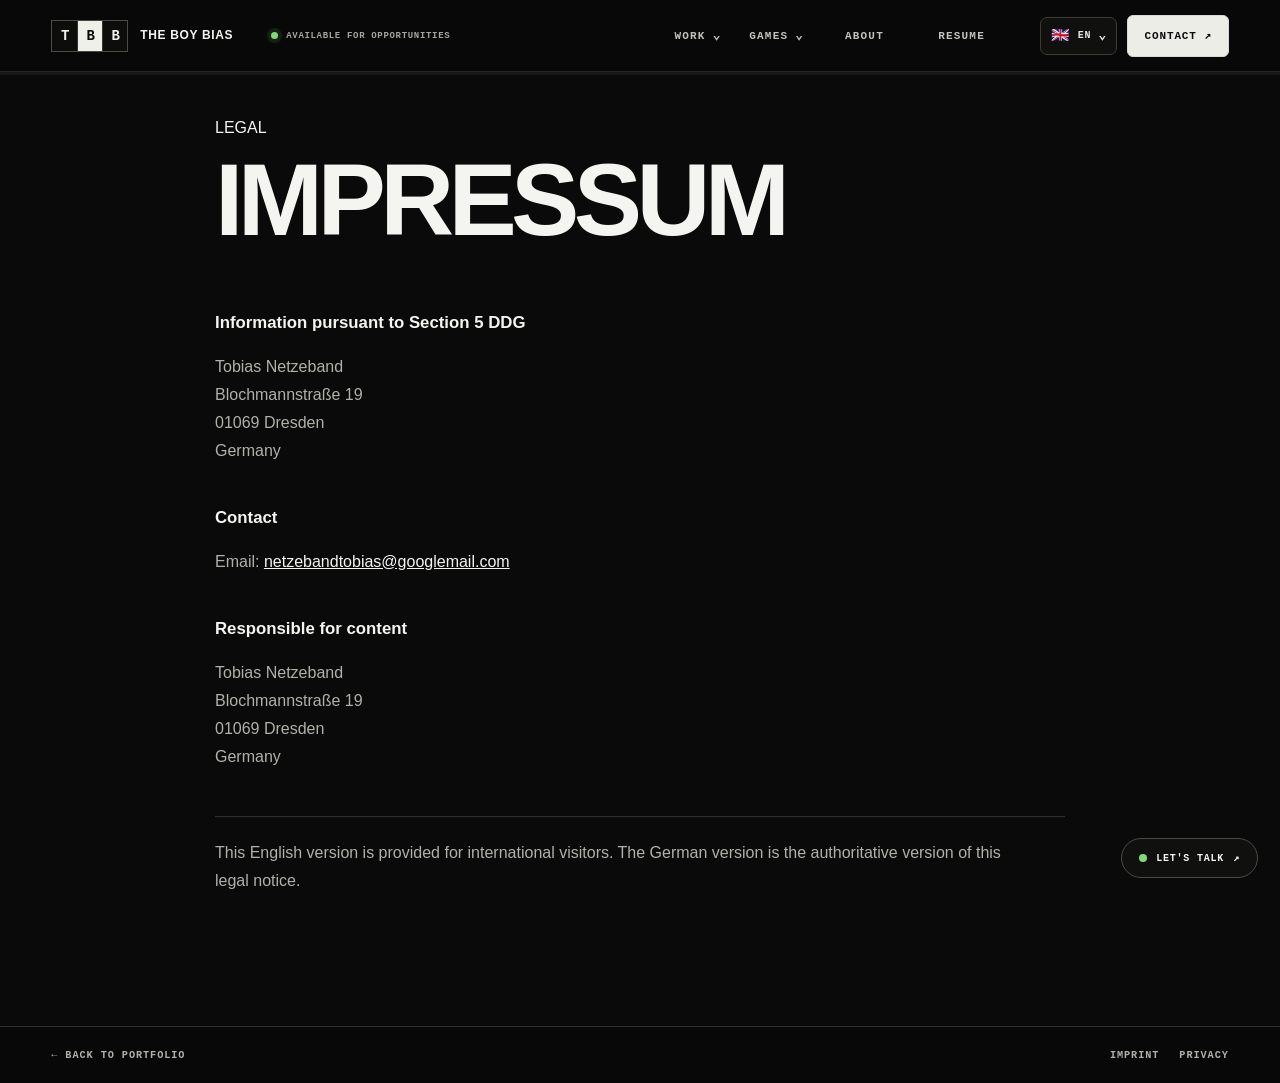
<file: imprint.html>
<!doctype html><html lang="de"><head><meta charset="utf-8"><meta name="viewport" content="width=device-width,initial-scale=1"><title>Impressum / Legal Notice | The Boy Bias</title><meta name="robots" content="noindex,follow"><link rel="stylesheet" href="styles-v817.css"><link href="header-v823.css" rel="stylesheet"/><link href="translation-v825.css" rel="stylesheet"/></head><body class="legal-page">
<header class="global-header">
<a class="brand" href="index.html#top"><span aria-hidden="true" class="tbb-mark"><span>T</span><span>B</span><span>B</span></span><span class="tbb-wordmark"><strong>THE BOY BIAS</strong></span></a>
<span class="brand-status"><i></i><span>AVAILABLE FOR OPPORTUNITIES</span></span>
<nav aria-label="Primary navigation" id="site-nav">
<div class="nav-group"><button class="nav-parent" type="button" aria-expanded="false"><span>Work</span><span class="nav-chevron">⌄</span></button><div class="nav-submenu"><a href="index.html#work">All Work</a><a href="3d-work.html">3D Work</a><a href="2d-work.html">2D Work</a><a href="index.html?filter=uiux#work">UI / UX</a></div></div>
<div class="nav-group"><button class="nav-parent" type="button" aria-expanded="false"><span>Games</span><span class="nav-chevron">⌄</span></button><div class="nav-submenu nav-submenu-wide"><a href="games.html">All Games</a><a href="bedtime-is-a-lie.html">Bedtime Is A Lie</a><a href="strange-day.html">Strange Day</a><a href="dungeon-diver.html">Dungeon Diver</a><a href="lost-little-boy.html">Lost Little Boy</a></div></div>
<a href="index.html#about">About</a><a href="assets/docs/CV_Tobias_Netzeband.pdf">Resume</a>
</nav>
<div class="header-actions"><div class="language-menu"><button class="language-button" type="button" aria-expanded="false" aria-label="Change language"><span class="language-current-flag">🇬🇧</span><span class="language-current-code">EN</span><span class="nav-chevron">⌄</span></button><div class="language-options"><button type="button" data-language="en"><span aria-hidden="true">🇬🇧</span> English</button><button type="button" data-language="de"><span aria-hidden="true">🇩🇪</span> Deutsch</button></div></div><a class="header-contact" href="index.html#contact">Contact ↗</a></div>
<button aria-controls="site-nav" aria-expanded="false" aria-label="Open navigation" class="mobile-menu-toggle" type="button"><span></span><span></span></button>
</header>
<div class="global-progress" aria-hidden="true"><span></span></div>
<main class="legal-main"><span class="eyebrow">LEGAL</span><h1>IMPRESSUM</h1>
<div class="legal-lang-switch"><button class="active" data-lang="de">DE</button><button data-lang="en">EN</button></div>
<section class="legal-copy" data-copy="de">
<h2>Angaben gemäß § 5 DDG</h2><p>Tobias Netzeband<br>Blochmannstraße 19<br>01069 Dresden<br>Deutschland</p>
<h2>Kontakt</h2><p>E-Mail: <a href="mailto:netzebandtobias@googlemail.com">netzebandtobias@googlemail.com</a></p>
<h2>Verantwortlich für den Inhalt</h2><p>Tobias Netzeband<br>Blochmannstraße 19<br>01069 Dresden</p>
<p class="legal-note">Dieses Portfolio dient der Präsentation eigener Arbeiten und beruflicher Qualifikationen. Die deutsche Fassung ist die maßgebliche Fassung dieser Anbieterinformationen.</p>
</section>
<section class="legal-copy" data-copy="en" hidden>
<h2>Information pursuant to Section 5 DDG</h2><p>Tobias Netzeband<br>Blochmannstraße 19<br>01069 Dresden<br>Germany</p>
<h2>Contact</h2><p>Email: <a href="mailto:netzebandtobias@googlemail.com">netzebandtobias@googlemail.com</a></p>
<h2>Responsible for content</h2><p>Tobias Netzeband<br>Blochmannstraße 19<br>01069 Dresden<br>Germany</p>
<p class="legal-note">This English version is provided for international visitors. The German version is the authoritative version of this legal notice.</p>
</section></main>
<footer class="legal-footer"><a href="index.html">← BACK TO PORTFOLIO</a><div><a href="imprint.html">IMPRINT</a><a href="privacy.html">PRIVACY</a></div></footer>
<script>document.querySelectorAll('.legal-lang-switch button').forEach(b=>b.addEventListener('click',()=>{const l=b.dataset.lang;document.querySelectorAll('.legal-lang-switch button').forEach(x=>x.classList.toggle('active',x===b));document.querySelectorAll('.legal-copy').forEach(x=>x.hidden=x.dataset.copy!==l);document.documentElement.lang=l;}));</script><script defer src="ux-v825.js"></script><div class="quick-contact" id="quick-contact"><button class="quick-contact-toggle" type="button"><i></i>LET'S TALK <span class="cta-arrow">↗</span></button><div class="quick-contact-panel"><small>AVAILABLE FOR OPPORTUNITIES</small><a href="mailto:netzebandtobias@googlemail.com">Email <b>↗</b></a><a href="https://de.linkedin.com/in/tobias-netzeband-4996a3289" target="_blank" rel="noopener">LinkedIn <b>↗</b></a><a href="https://www.instagram.com/the_boy_bias/" target="_blank" rel="noopener">Instagram <b>↗</b></a><a href="https://theboybias.itch.io/" target="_blank" rel="noopener">itch.io <b>↗</b></a><button class="copy-email" type="button">COPY EMAIL <b>+</b></button></div></div><script>(function(){var q=document.getElementById("quick-contact"),t=q&&q.querySelector(".quick-contact-toggle");if(t)t.onclick=function(){q.classList.toggle("open")};var c=q&&q.querySelector(".copy-email");if(c)c.onclick=function(){if(navigator.clipboard)navigator.clipboard.writeText("netzebandtobias@googlemail.com");c.firstChild.textContent=(localStorage.getItem("tbb-language")==="de"?"E-MAIL KOPIERT ":"EMAIL COPIED ")};})();</script></body></html>
</file>
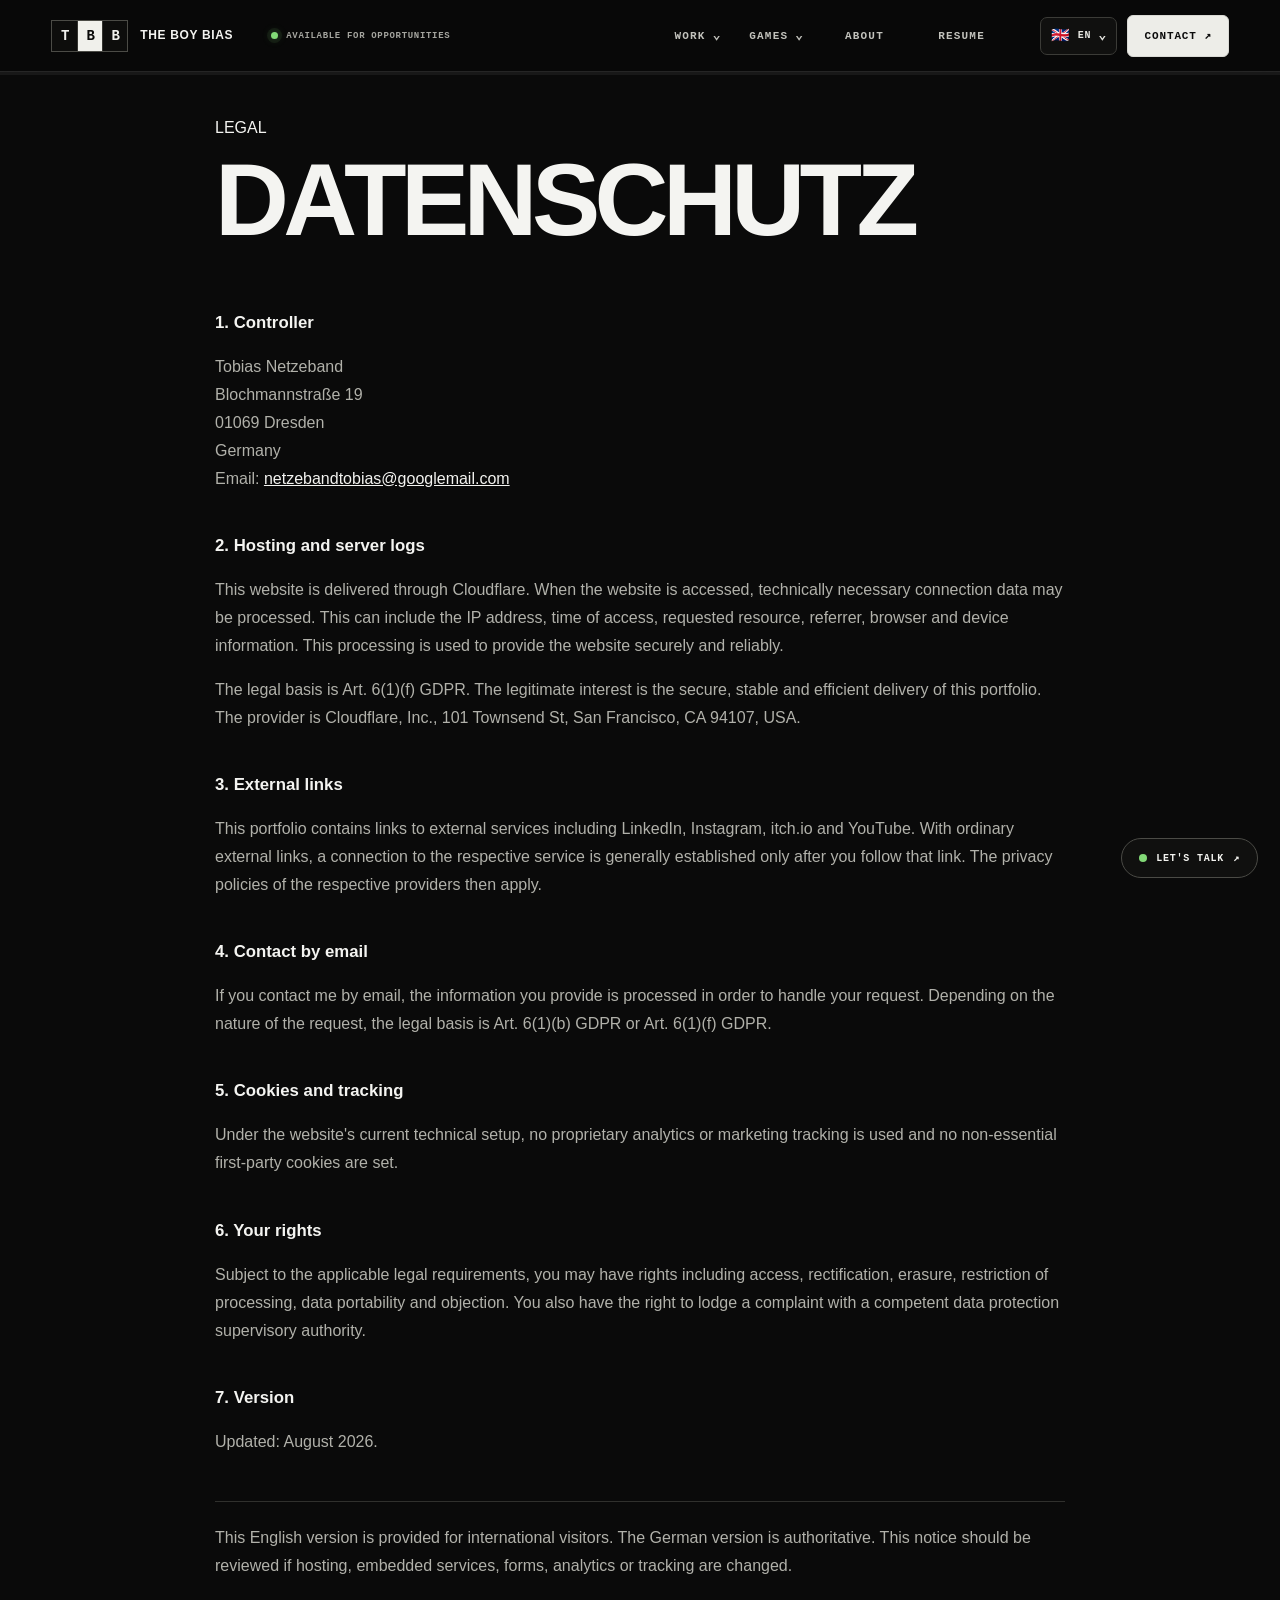
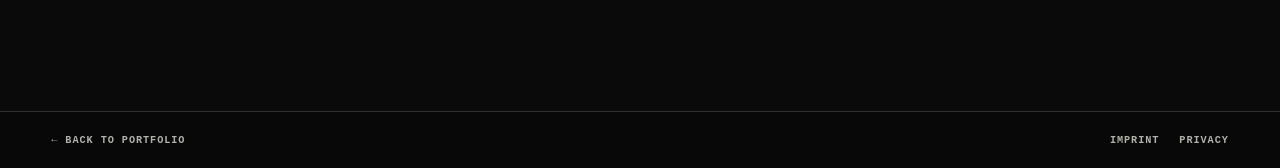
<file: privacy.html>
<!doctype html><html lang="de"><head><meta charset="utf-8"><meta name="viewport" content="width=device-width,initial-scale=1"><title>Datenschutz / Privacy | The Boy Bias</title><meta name="robots" content="noindex,follow"><link rel="stylesheet" href="styles-v817.css"><link href="header-v823.css" rel="stylesheet"/><link href="translation-v825.css" rel="stylesheet"/></head><body class="legal-page">
<header class="global-header">
<a class="brand" href="index.html#top"><span aria-hidden="true" class="tbb-mark"><span>T</span><span>B</span><span>B</span></span><span class="tbb-wordmark"><strong>THE BOY BIAS</strong></span></a>
<span class="brand-status"><i></i><span>AVAILABLE FOR OPPORTUNITIES</span></span>
<nav aria-label="Primary navigation" id="site-nav">
<div class="nav-group"><button class="nav-parent" type="button" aria-expanded="false"><span>Work</span><span class="nav-chevron">⌄</span></button><div class="nav-submenu"><a href="index.html#work">All Work</a><a href="3d-work.html">3D Work</a><a href="2d-work.html">2D Work</a><a href="index.html?filter=uiux#work">UI / UX</a></div></div>
<div class="nav-group"><button class="nav-parent" type="button" aria-expanded="false"><span>Games</span><span class="nav-chevron">⌄</span></button><div class="nav-submenu nav-submenu-wide"><a href="games.html">All Games</a><a href="bedtime-is-a-lie.html">Bedtime Is A Lie</a><a href="strange-day.html">Strange Day</a><a href="dungeon-diver.html">Dungeon Diver</a><a href="lost-little-boy.html">Lost Little Boy</a></div></div>
<a href="index.html#about">About</a><a href="assets/docs/CV_Tobias_Netzeband.pdf">Resume</a>
</nav>
<div class="header-actions"><div class="language-menu"><button class="language-button" type="button" aria-expanded="false" aria-label="Change language"><span class="language-current-flag">🇬🇧</span><span class="language-current-code">EN</span><span class="nav-chevron">⌄</span></button><div class="language-options"><button type="button" data-language="en"><span aria-hidden="true">🇬🇧</span> English</button><button type="button" data-language="de"><span aria-hidden="true">🇩🇪</span> Deutsch</button></div></div><a class="header-contact" href="index.html#contact">Contact ↗</a></div>
<button aria-controls="site-nav" aria-expanded="false" aria-label="Open navigation" class="mobile-menu-toggle" type="button"><span></span><span></span></button>
</header>
<div class="global-progress" aria-hidden="true"><span></span></div>
<main class="legal-main"><span class="eyebrow">LEGAL</span><h1>DATENSCHUTZ</h1>
<div class="legal-lang-switch"><button class="active" data-lang="de">DE</button><button data-lang="en">EN</button></div>
<section class="legal-copy" data-copy="de">
<h2>1. Verantwortlicher</h2><p>Tobias Netzeband<br>Blochmannstraße 19<br>01069 Dresden<br>Deutschland<br>E-Mail: <a href="mailto:netzebandtobias@googlemail.com">netzebandtobias@googlemail.com</a></p>
<h2>2. Hosting und Server-Logfiles</h2><p>Diese Website wird über Cloudflare bereitgestellt. Beim Aufruf werden technisch erforderliche Verbindungsdaten verarbeitet. Dazu können insbesondere IP-Adresse, Zeitpunkt des Zugriffs, angeforderte Ressource, Referrer sowie Browser- und Geräteinformationen gehören. Die Verarbeitung dient der sicheren und zuverlässigen Bereitstellung der Website.</p><p>Rechtsgrundlage ist Art. 6 Abs. 1 lit. f DSGVO. Das berechtigte Interesse liegt in der sicheren, stabilen und effizienten Bereitstellung dieses Portfolios. Anbieter ist Cloudflare, Inc., 101 Townsend St, San Francisco, CA 94107, USA.</p>
<h2>3. Externe Links</h2><p>Das Portfolio enthält Links zu externen Angeboten, unter anderem LinkedIn, Instagram, itch.io und YouTube. Bei normalen externen Links wird eine Verbindung zu dem jeweiligen Dienst grundsätzlich erst hergestellt, wenn der Link aufgerufen wird. Dort gelten die Datenschutzbestimmungen des jeweiligen Anbieters.</p>
<h2>4. Kontaktaufnahme</h2><p>Bei einer Kontaktaufnahme per E-Mail werden die übermittelten Angaben zur Bearbeitung der Anfrage verarbeitet. Rechtsgrundlage ist je nach Inhalt der Anfrage Art. 6 Abs. 1 lit. b DSGVO oder Art. 6 Abs. 1 lit. f DSGVO.</p>
<h2>5. Cookies und Tracking</h2><p>Nach aktueller technischer Ausgestaltung wird kein eigenes Analyse- oder Marketing-Tracking eingesetzt und es werden keine eigenen nicht technisch erforderlichen Cookies gesetzt.</p>
<h2>6. Rechte betroffener Personen</h2><p>Im Rahmen der gesetzlichen Voraussetzungen bestehen insbesondere Rechte auf Auskunft, Berichtigung, Löschung, Einschränkung der Verarbeitung, Datenübertragbarkeit und Widerspruch sowie ein Beschwerderecht bei einer zuständigen Datenschutzaufsichtsbehörde.</p>
<h2>7. Stand</h2><p>Stand: August 2026.</p><p class="legal-note">Die deutsche Fassung ist maßgeblich. Bei Änderungen an Hosting, eingebetteten Diensten, Formularen, Analytics oder Tracking muss diese Erklärung geprüft und gegebenenfalls angepasst werden.</p>
</section>
<section class="legal-copy" data-copy="en" hidden>
<h2>1. Controller</h2><p>Tobias Netzeband<br>Blochmannstraße 19<br>01069 Dresden<br>Germany<br>Email: <a href="mailto:netzebandtobias@googlemail.com">netzebandtobias@googlemail.com</a></p>
<h2>2. Hosting and server logs</h2><p>This website is delivered through Cloudflare. When the website is accessed, technically necessary connection data may be processed. This can include the IP address, time of access, requested resource, referrer, browser and device information. This processing is used to provide the website securely and reliably.</p><p>The legal basis is Art. 6(1)(f) GDPR. The legitimate interest is the secure, stable and efficient delivery of this portfolio. The provider is Cloudflare, Inc., 101 Townsend St, San Francisco, CA 94107, USA.</p>
<h2>3. External links</h2><p>This portfolio contains links to external services including LinkedIn, Instagram, itch.io and YouTube. With ordinary external links, a connection to the respective service is generally established only after you follow that link. The privacy policies of the respective providers then apply.</p>
<h2>4. Contact by email</h2><p>If you contact me by email, the information you provide is processed in order to handle your request. Depending on the nature of the request, the legal basis is Art. 6(1)(b) GDPR or Art. 6(1)(f) GDPR.</p>
<h2>5. Cookies and tracking</h2><p>Under the website's current technical setup, no proprietary analytics or marketing tracking is used and no non-essential first-party cookies are set.</p>
<h2>6. Your rights</h2><p>Subject to the applicable legal requirements, you may have rights including access, rectification, erasure, restriction of processing, data portability and objection. You also have the right to lodge a complaint with a competent data protection supervisory authority.</p>
<h2>7. Version</h2><p>Updated: August 2026.</p><p class="legal-note">This English version is provided for international visitors. The German version is authoritative. This notice should be reviewed if hosting, embedded services, forms, analytics or tracking are changed.</p>
</section></main>
<footer class="legal-footer"><a href="index.html">← BACK TO PORTFOLIO</a><div><a href="imprint.html">IMPRINT</a><a href="privacy.html">PRIVACY</a></div></footer>
<script>document.querySelectorAll('.legal-lang-switch button').forEach(b=>b.addEventListener('click',()=>{const l=b.dataset.lang;document.querySelectorAll('.legal-lang-switch button').forEach(x=>x.classList.toggle('active',x===b));document.querySelectorAll('.legal-copy').forEach(x=>x.hidden=x.dataset.copy!==l);document.documentElement.lang=l;}));</script><script defer src="ux-v825.js"></script><div class="quick-contact" id="quick-contact"><button class="quick-contact-toggle" type="button"><i></i>LET'S TALK <span class="cta-arrow">↗</span></button><div class="quick-contact-panel"><small>AVAILABLE FOR OPPORTUNITIES</small><a href="mailto:netzebandtobias@googlemail.com">Email <b>↗</b></a><a href="https://de.linkedin.com/in/tobias-netzeband-4996a3289" target="_blank" rel="noopener">LinkedIn <b>↗</b></a><a href="https://www.instagram.com/the_boy_bias/" target="_blank" rel="noopener">Instagram <b>↗</b></a><a href="https://theboybias.itch.io/" target="_blank" rel="noopener">itch.io <b>↗</b></a><button class="copy-email" type="button">COPY EMAIL <b>+</b></button></div></div><script>(function(){var q=document.getElementById("quick-contact"),t=q&&q.querySelector(".quick-contact-toggle");if(t)t.onclick=function(){q.classList.toggle("open")};var c=q&&q.querySelector(".copy-email");if(c)c.onclick=function(){if(navigator.clipboard)navigator.clipboard.writeText("netzebandtobias@googlemail.com");c.firstChild.textContent=(localStorage.getItem("tbb-language")==="de"?"E-MAIL KOPIERT ":"EMAIL COPIED ")};})();</script></body></html>
</file>
<file: styles-v817.css>
:root{
  --bg:#090909;
  --panel:#111111;
  --panel-2:#151515;
  --text:#f4f4f1;
  --muted:#b1b1aa;
  --subtle:#85857f;
  --line:#30302d;
  --line-strong:#4b4b46;
  --accent:#c8ff79;
  --max:1600px;
}
*{box-sizing:border-box}
html{scroll-behavior:smooth;background:var(--bg)}
body{
  margin:0;
  background:var(--bg);
  color:var(--text);
  font-family:Arial,Helvetica,sans-serif;
  font-size:16px;
  line-height:1.6;
  -webkit-font-smoothing:antialiased;
  text-rendering:optimizeLegibility;
}
a{color:inherit}
img,video{display:block}
header{
  height:82px;
  padding:0 max(28px,5vw);
  position:fixed;
  z-index:50;
  top:0;left:0;right:0;
  display:flex;
  align-items:center;
  border-bottom:1px solid rgba(255,255,255,.12);
  background:rgba(9,9,9,.88);
  backdrop-filter:blur(18px);
}
.brand{
  display:flex;gap:12px;align-items:center;text-decoration:none;
  font-size:12px;font-weight:800;letter-spacing:.14em;
}
.brand b{
  border:1px solid #8d8d86;
  padding:8px;
  font:600 11px monospace;
}
nav{margin:auto;display:flex;gap:34px}
nav a,.status{
  font:600 11px monospace;
  text-transform:uppercase;
  letter-spacing:.11em;
  text-decoration:none;
  color:#c2c2bc;
  transition:.2s ease;
}
nav a:hover,.status:hover{color:#fff}
.status i{
  display:inline-block;width:8px;height:8px;background:var(--accent);
  border-radius:50%;margin-right:8px;box-shadow:0 0 14px rgba(200,255,121,.8)
}
.hero{
  height:100vh;min-height:760px;position:relative;
  display:flex;align-items:flex-end;
  padding:0 max(28px,7vw) 9vh;
  overflow:hidden;
}
.hero-media,.hero-shade{position:absolute;inset:0}
.hero-media img{width:100%;height:100%;object-fit:cover;filter:saturate(.92) contrast(1.05)}
.hero-shade{
  background:
    linear-gradient(90deg,rgba(5,5,5,.96) 0%,rgba(5,5,5,.80) 35%,rgba(5,5,5,.20) 75%),
    linear-gradient(0deg,rgba(8,8,8,.88) 0%,rgba(8,8,8,.10) 58%);
}
.hero-copy{z-index:2;max-width:1100px}
.kicker{
  font:700 12px monospace;
  letter-spacing:.18em;
  color:#c1c1ba;
  text-transform:uppercase;
  margin-bottom:18px;
}
.hero h1,.project-title h1{
  font-size:clamp(54px,7.2vw,112px);
  line-height:.86;
  letter-spacing:-.07em;
  margin:18px 0 24px;
  font-weight:800;
}
.hero h1 span,h2 span,.project-title h1 span{color:#a6a69f}
.lead{
  max-width:680px;
  color:#d0d0ca;
  font-size:17px;
  line-height:1.75;
}
.actions{display:flex;gap:10px;margin-top:34px;flex-wrap:wrap}
.btn{
  display:inline-block;
  border:1px solid var(--line-strong);
  padding:15px 19px;
  text-decoration:none;
  text-transform:uppercase;
  font:700 11px monospace;
  letter-spacing:.11em;
  transition:.2s ease;
}
.btn:hover{border-color:#777;transform:translateY(-2px)}
.btn.light{background:#f2f2ee;color:#0c0c0c;border-color:#f2f2ee}
.btn.light:hover{background:#fff;border-color:#fff}
.hero-project{
  z-index:3;position:absolute;right:max(28px,5vw);bottom:5vh;
  width:min(360px,30vw);
  border-top:1px solid rgba(255,255,255,.42);
  padding-top:14px;text-decoration:none;display:grid;gap:6px
}
.hero-project small{font:700 10px monospace;color:#c3c3bd;letter-spacing:.07em}
.hero-project strong{font-size:18px}
.hero-project span{font:600 10px monospace;color:#b3b3ac}
.ticker{overflow:hidden;border-block:1px solid var(--line);white-space:nowrap;background:#0d0d0d}
.ticker div{
  padding:17px 0;
  font:700 11px monospace;
  color:#9d9d96;
  letter-spacing:.16em;
  animation:move 25s linear infinite
}
@keyframes move{to{transform:translateX(-35%)}}

.section{
  width:min(100%,var(--max));
  margin:0 auto;
  padding:clamp(92px,9vw,150px) max(28px,8vw);
}
.dark{
  background:var(--panel);
  width:100%;
  max-width:none;
  padding-left:max(28px,8vw);
  padding-right:max(28px,8vw);
}
.dark>*{max-width:calc(var(--max) - 16vw);margin-left:auto;margin-right:auto}

.head{
  display:flex;justify-content:space-between;gap:60px;align-items:end;
  margin-bottom:64px
}
.head h2,.feature h2,.contact h2,.next h2{
  font-size:clamp(48px,5.6vw,82px);
  letter-spacing:-.065em;
  line-height:.9;
  margin:0;
  font-weight:800;
}
.head>p{
  max-width:470px;
  color:var(--muted);
  font-size:15px;
  line-height:1.8;
}
.filters{
  display:flex;gap:8px;flex-wrap:wrap;
  margin-bottom:28px
}
.filters button,.switch button{
  border:1px solid #3d3d39;
  background:#101010;
  color:#b1b1aa;
  padding:12px 15px;
  font:700 11px monospace;
  text-transform:uppercase;
  letter-spacing:.07em;
  cursor:pointer;
  transition:.2s ease;
}
.filters button:hover,.switch button:hover{border-color:#777;color:#fff}
.filters button.active,.switch button.active{
  background:#f0f0ec;color:#111;border-color:#f0f0ec
}
.grid{
  display:grid;
  grid-template-columns:repeat(2,1fr);
  gap:18px
}
.card{
  border:1px solid var(--line);
  text-decoration:none;
  background:var(--panel);
  transition:.28s ease;
  overflow:hidden
}
.card:hover{transform:translateY(-5px);border-color:#666}
.card figure{
  height:440px;margin:0;position:relative;
  overflow:hidden;background:#181818
}
.card.wide{grid-column:span 2}
.card.wide figure{height:620px}
.card img,.card video{
  width:100%;height:100%;object-fit:cover;
  transition:.6s ease
}
.card:hover img{transform:scale(1.015)}
.card label{
  position:absolute;left:16px;top:16px;
  background:rgba(5,5,5,.90);
  padding:9px 11px;
  font:700 10px monospace;
  letter-spacing:.1em;
  color:#e4e4df;
  border:1px solid rgba(255,255,255,.08)
}
.card>div{display:flex;justify-content:space-between;align-items:center;padding:20px}
.card b{display:block;font-size:21px;letter-spacing:-.02em}
.card small{
  display:block;color:#a0a099;
  font:700 10px monospace;
  text-transform:uppercase;
  margin-top:7px
}
.card em{font-style:normal;color:#aaa;font-size:18px}

.discipline{
  display:grid;grid-template-columns:1fr 1fr;
  border-left:1px solid var(--line);border-top:1px solid var(--line);
  margin-top:58px
}
.discipline a{
  min-height:330px;
  border-right:1px solid var(--line);
  border-bottom:1px solid var(--line);
  padding:28px;text-decoration:none;position:relative;
  transition:.25s ease
}
.discipline a:hover{background:#171717}
.discipline i{font:700 10px monospace;color:#979790}
.discipline b{
  display:block;
  font-size:clamp(42px,4vw,62px);
  line-height:1;
  letter-spacing:-.055em;
  margin-top:86px
}
.discipline p{
  color:#aaa;
  font-size:14px;
  max-width:480px;
  line-height:1.7
}
.discipline em{position:absolute;right:28px;bottom:28px;font-style:normal;color:#aaa;font-size:20px}

.feature{
  display:grid;grid-template-columns:.72fr 1.28fr;
  gap:7vw;align-items:center
}
.feature>div>p:not(.kicker){
  color:var(--muted);
  line-height:1.8;
  font-size:15px
}
.tags{display:flex;flex-wrap:wrap;gap:7px;margin:28px 0}
.tags i{
  font:700 10px monospace;
  font-style:normal;
  color:#b2b2ac;
  border:1px solid #3a3a37;
  padding:8px 10px
}
.feature-img{
  aspect-ratio:16/10;
  position:relative;
  overflow:hidden;border:1px solid var(--line-strong)
}
.feature-img img{width:100%;height:100%;object-fit:cover}
.feature-img span{
  position:absolute;right:16px;bottom:16px;
  background:rgba(5,5,5,.9);
  padding:10px 12px;
  font:700 10px monospace;
  letter-spacing:.06em
}
.about{
  display:grid;grid-template-columns:1fr 1fr;gap:10vw
}
.about .big,.project-meta .big{
  font-size:clamp(28px,3vw,46px);
  line-height:1.17;
  letter-spacing:-.045em;
  margin:0
}
.about>div>p{
  color:var(--muted);
  font-size:15px;
  line-height:1.85
}
.textlink{font:700 11px monospace;text-transform:uppercase;color:#e8e8e3}
.contact{text-align:center}
.contact .muted,.next>p{color:var(--muted);font-size:15px}
.contact h2{margin:18px 0 28px}

footer{
  border-top:1px solid var(--line);
  padding:22px max(28px,5vw);
  display:flex;justify-content:space-between;
  color:#8d8d86;font:700 10px monospace;
  letter-spacing:.05em
}

/* Project page */
.project-hero{height:94vh;min-height:720px;position:relative}
.project-hero>img{width:100%;height:100%;object-fit:cover}
.project-overlay{
  position:absolute;inset:0;
  background:linear-gradient(0deg,rgba(7,7,7,.94),rgba(7,7,7,.08) 68%)
}
.project-title{position:absolute;left:max(28px,7vw);bottom:7vh;max-width:1100px}
.project-title p:last-child{color:#d2d2cc;font-size:16px}
.project-meta{
  display:grid;grid-template-columns:1.15fr .85fr;gap:10vw
}
.meta-list p{
  display:grid;grid-template-columns:145px 1fr;
  border-top:1px solid var(--line);
  padding:16px 0;margin:0;
  font-size:14px;color:#d4d4ce
}
.meta-list span{font:700 10px monospace;color:#979790;letter-spacing:.06em}
.video-section video{
  width:100%;max-height:82vh;background:#000;
  border:1px solid var(--line)
}
.daynight{position:relative}
.daynight img{
  width:100%;display:block;
  aspect-ratio:16/9;object-fit:cover;
  border:1px solid var(--line);
  transition:opacity .2s ease
}
.switch{
  position:absolute;z-index:2;top:18px;left:18px;
  background:rgba(5,5,5,.90);padding:6px
}
.turnaround{
  display:grid;grid-template-columns:1.45fr .55fr;
  gap:5vw;align-items:center;margin-top:90px
}
.turnaround video{
  width:100%;background:#080808;border:1px solid var(--line)
}
.turnaround h3{
  font-size:clamp(34px,3.6vw,54px);
  line-height:1;
  letter-spacing:-.05em;
  margin:12px 0 20px
}
.turnaround p:last-child{color:var(--muted);font-size:14px}
.asset-grid{
  display:grid;grid-template-columns:repeat(3,1fr);gap:18px
}
.asset-grid article{
  border:1px solid var(--line);
  background:var(--panel);
  transition:.25s ease
}
.asset-grid article:hover{border-color:#62625d;transform:translateY(-3px)}
.asset-grid video{
  width:100%;aspect-ratio:1/1;object-fit:cover;background:#050505
}
.asset-grid h3{
  margin:16px 16px 4px;
  font-size:22px;
  letter-spacing:-.02em
}
.asset-grid p{
  margin:0 16px 16px;
  font:700 10px monospace;color:#9c9c95;text-transform:uppercase
}
.gallery{
  display:grid;grid-template-columns:1fr 1fr;gap:14px
}
.gallery img{
  width:100%;height:100%;min-height:360px;object-fit:cover;
  border:1px solid var(--line)
}
.gallery img:first-child{grid-column:span 2}
.next{text-align:center}
.next p{
  max-width:680px;margin:22px auto 36px;
  line-height:1.85
}

@media(max-width:1000px){
  nav,.status{display:none}
  .hero{padding:0 26px 8vh}
  .hero-project{display:none}
  .section{padding:90px 26px}
  .dark{padding-left:26px;padding-right:26px}
  .dark>*{max-width:none}
  .head,.feature,.about,.project-meta,.turnaround{display:block}
  .head>p{margin-top:28px}
  .grid,.discipline,.asset-grid,.gallery{grid-template-columns:1fr}
  .card.wide,.gallery img:first-child{grid-column:span 1}
  .card figure,.card.wide figure{height:390px}
  .feature-img{display:block;margin-top:48px}
  .about>div{margin-top:34px}
  .project-title{left:26px;right:26px}
  .turnaround>div{margin-top:30px}
  .asset-grid article{margin-bottom:8px}
}
@media(max-width:620px){
  header{height:72px;padding:0 18px}
  .brand{font-size:11px}
  .hero{min-height:690px;padding-left:18px;padding-right:18px}
  .hero h1,.project-title h1{font-size:clamp(48px,15vw,72px)}
  .lead{font-size:15px}
  .section{padding:76px 18px}
  .dark{padding-left:18px;padding-right:18px}
  .head h2,.feature h2,.contact h2,.next h2{font-size:clamp(44px,13vw,64px)}
  .card figure,.card.wide figure{height:320px}
  .discipline a{min-height:285px;padding:22px}
  .discipline b{margin-top:68px}
  .project-title{left:18px;right:18px}
  .project-hero{min-height:650px}
  .meta-list p{grid-template-columns:110px 1fr}
  footer{flex-direction:column;gap:8px;padding:20px 18px}
}


/* V2.3 header and contact refinement */
header{
  height:72px;
  padding:0 max(24px,4vw);
  gap:34px;
}
.brand{
  flex:0 0 auto;
  font-size:12px;
}
.brand b{
  padding:7px;
  font-size:10px;
}
nav{
  margin-left:auto;
  margin-right:0;
  gap:10px;
  align-items:center;
}
nav a{
  font-size:13px;
  letter-spacing:.06em;
  padding:12px 13px;
  border-radius:2px;
}
nav a:hover{
  background:#161616;
}
.header-actions{
  display:flex;
  align-items:center;
  gap:10px;
  margin-left:8px;
}
.status{
  font-size:11px;
  padding:10px 0;
  white-space:nowrap;
}
.header-contact{
  display:inline-flex;
  align-items:center;
  justify-content:center;
  min-height:42px;
  padding:0 16px;
  border:1px solid #d9d9d4;
  background:#ededE8;
  color:#0d0d0d;
  text-decoration:none;
  text-transform:uppercase;
  font:700 11px monospace;
  letter-spacing:.08em;
  transition:.2s ease;
}
.header-contact:hover{
  background:#fff;
  border-color:#fff;
  transform:translateY(-1px);
}
.project-contact{
  text-align:center;
  border-top:1px solid var(--line);
}
.project-contact h2{
  font-size:clamp(40px,4.8vw,72px);
  line-height:.95;
  letter-spacing:-.05em;
  margin:14px 0 18px;
}
.project-contact>p:not(.kicker){
  max-width:620px;
  margin:0 auto;
  color:var(--muted);
  font-size:15px;
}
.project-contact .actions{
  justify-content:center;
}

@media(max-width:1100px){
  header{
    height:68px;
    gap:18px;
  }
  nav{
    gap:2px;
  }
  nav a{
    font-size:12px;
    padding:10px 9px;
  }
  .status{
    display:none;
  }
}
@media(max-width:820px){
  header{
    justify-content:space-between;
  }
  nav{
    display:none;
  }
  .header-actions{
    margin-left:auto;
  }
  .header-contact{
    min-height:40px;
    padding:0 13px;
    font-size:10px;
  }
}


/* V3.1 case study layout polish */
body{
  overflow-x:hidden;
}
main, section, div, figure, article{
  min-width:0;
}
img, video{
  max-width:100%;
}
.v3-case .section{
  overflow:hidden;
}

/* Homepage hero image composition */
.hero-media img{
  object-position:center center;
}
.hero-shade{
  background:
    linear-gradient(90deg,rgba(5,5,5,.93) 0%,rgba(5,5,5,.72) 36%,rgba(5,5,5,.16) 72%),
    linear-gradient(0deg,rgba(7,7,7,.88) 0%,rgba(7,7,7,.06) 62%);
}

/* Project hero */
.v3-hero{
  height:min(900px,92vh);
  min-height:680px;
  overflow:hidden;
}
.v3-hero>img{
  object-position:center center;
  filter:saturate(.92) contrast(1.07);
}
.v3-hero .project-overlay{
  background:
    linear-gradient(90deg,rgba(4,4,4,.84) 0%,rgba(4,4,4,.47) 42%,rgba(4,4,4,.08) 74%),
    linear-gradient(0deg,rgba(5,5,5,.96) 0%,rgba(5,5,5,.60) 35%,rgba(5,5,5,.06) 72%);
}
.v3-hero .project-title{
  max-width:920px;
}
.v3-hero .project-title h1{
  text-shadow:0 2px 18px rgba(0,0,0,.45);
}
.v3-hero .project-title>p:not(.kicker){
  max-width:650px;
  color:#ecece7;
  font-size:17px;
  line-height:1.65;
}
.hero-facts{
  display:flex;
  flex-wrap:wrap;
  gap:8px;
  margin-top:24px;
}
.hero-facts span{
  padding:8px 10px;
  border:1px solid rgba(255,255,255,.32);
  background:rgba(5,5,5,.42);
  backdrop-filter:blur(8px);
  font:700 10px monospace;
  letter-spacing:.08em;
}

/* Intro and contribution */
.case-intro{
  display:grid;
  grid-template-columns:minmax(0,1.2fr) minmax(340px,.8fr);
  gap:clamp(48px,8vw,120px);
  align-items:start;
}
.case-statement h2{
  margin:0 0 28px;
  font-size:clamp(46px,5.4vw,78px);
  line-height:.94;
  letter-spacing:-.06em;
}
.case-statement>p:last-child{
  max-width:720px;
  color:var(--muted);
  font-size:16px;
  line-height:1.85;
}
.contribution{
  width:100%;
}

/* Day and night comparison */
.split-showcase{
  display:grid;
  grid-template-columns:repeat(2,minmax(0,1fr));
  gap:16px;
  width:100%;
}
.split-showcase figure{
  margin:0;
  position:relative;
  overflow:hidden;
  border:1px solid var(--line);
  background:#080808;
}
.split-showcase img{
  width:100%;
  height:auto;
  aspect-ratio:16/10;
  object-fit:cover;
}
.split-showcase figcaption{
  position:absolute;
  left:14px;
  bottom:14px;
  padding:8px 10px;
  background:rgba(5,5,5,.84);
  border:1px solid rgba(255,255,255,.12);
  font:700 10px monospace;
  letter-spacing:.09em;
  color:#ededE8;
}

/* Environment overview */
.environment-feature{
  width:100%;
  max-width:1400px;
  margin:0 auto;
  position:relative;
  overflow:hidden;
  border:1px solid var(--line);
  background:#080808;
}
.environment-feature>img{
  width:100%;
  height:auto;
  aspect-ratio:16/9;
  object-fit:cover;
}
.environment-notes{
  position:absolute;
  inset:0;
  pointer-events:none;
}
.environment-notes .note{
  position:absolute;
  padding:7px 9px;
  background:rgba(7,7,7,.82);
  border:1px solid rgba(255,255,255,.22);
  color:#f1f1ec;
  font:700 9px monospace;
  letter-spacing:.07em;
  white-space:nowrap;
}
.environment-notes .n1{left:17%;top:45%}
.environment-notes .n2{left:56%;top:34%}
.environment-notes .n3{right:7%;top:23%}
.environment-notes .n4{left:37%;bottom:13%}

/* Sketches */
.sketch-grid{
  display:grid;
  grid-template-columns:1.35fr .825fr .825fr;
  gap:14px;
  width:100%;
  align-items:stretch;
}
.sketch-grid figure{
  margin:0;
  min-width:0;
  overflow:hidden;
  border:1px solid var(--line);
  background:#0b0b0b;
}
.sketch-grid img{
  width:100%;
  height:100%;
  min-height:330px;
  max-height:600px;
  object-fit:contain;
  padding:18px;
}

/* Paranormal comparison */
.paranormal-grid{
  display:grid;
  grid-template-columns:repeat(2,minmax(0,1fr));
  gap:16px;
  width:100%;
}
.paranormal-grid article{
  overflow:hidden;
  border:1px solid var(--line);
  background:#0c0c0c;
}
.paranormal-grid video{
  width:100%;
  aspect-ratio:16/9;
  object-fit:cover;
  background:#030303;
}
.paranormal-grid article>div{
  display:flex;
  justify-content:space-between;
  align-items:center;
  gap:20px;
  padding:15px 17px;
}
.paranormal-grid b{
  font:700 11px monospace;
  letter-spacing:.08em;
}
.paranormal-grid span{
  color:var(--muted);
  font-size:13px;
}
.horror-shot{
  display:grid;
  grid-template-columns:minmax(0,1.35fr) minmax(260px,.65fr);
  align-items:center;
  gap:clamp(32px,6vw,90px);
  margin-top:clamp(60px,8vw,110px);
}
.horror-shot img{
  width:100%;
  height:auto;
  max-height:700px;
  object-fit:cover;
  border:1px solid var(--line);
}
.horror-shot h3,
.character-feature h3,
.note-feature h3{
  margin:12px 0 18px;
  font-size:clamp(34px,3.5vw,55px);
  line-height:1;
  letter-spacing:-.05em;
}

/* Character and note feature */
.character-feature,
.note-feature{
  display:grid;
  grid-template-columns:minmax(280px,.72fr) minmax(0,1.28fr);
  align-items:center;
  gap:clamp(36px,7vw,110px);
  margin-top:clamp(70px,9vw,130px);
}
.character-feature img{
  width:100%;
  max-height:680px;
  object-fit:contain;
  background:#0a0a0a;
  border:1px solid var(--line);
}
.character-feature>div>p:last-child,
.note-feature>div>p:last-child{
  color:var(--muted);
  font-size:15px;
  line-height:1.8;
}
.note-feature{
  grid-template-columns:minmax(0,1.25fr) minmax(280px,.75fr);
}
.note-feature img{
  width:100%;
  height:auto;
  max-height:720px;
  object-fit:contain;
  border:1px solid var(--line);
  background:#101010;
}

/* Final gallery */
.v3-gallery{
  display:grid;
  grid-template-columns:repeat(2,minmax(0,1fr));
  gap:14px;
  width:100%;
}
.v3-gallery img{
  width:100%;
  height:420px;
  object-fit:cover;
  border:1px solid var(--line);
}
.v3-gallery .g-wide{
  grid-column:1 / -1;
  height:auto;
  aspect-ratio:16/8;
}

/* Keep all full-width dark section content centered safely */
.v3-case .dark>*{
  width:100%;
  box-sizing:border-box;
}

@media(max-width:1050px){
  .case-intro{
    grid-template-columns:1fr;
  }
  .sketch-grid{
    grid-template-columns:1fr 1fr;
  }
  .sketch-grid figure:first-child{
    grid-column:1 / -1;
  }
  .horror-shot,
  .character-feature,
  .note-feature{
    grid-template-columns:1fr;
  }
  .character-feature img{
    max-height:560px;
  }
  .note-feature img{
    order:-1;
  }
}
@media(max-width:760px){
  .v3-hero{
    min-height:620px;
    height:82vh;
  }
  .v3-hero>img{
    object-position:58% center;
  }
  .split-showcase,
  .paranormal-grid,
  .sketch-grid,
  .v3-gallery{
    grid-template-columns:1fr;
  }
  .sketch-grid figure:first-child,
  .v3-gallery .g-wide{
    grid-column:auto;
  }
  .split-showcase img{
    aspect-ratio:16/11;
  }
  .environment-feature>img{
    aspect-ratio:4/3;
  }
  .environment-notes .note{
    font-size:8px;
    padding:5px 6px;
  }
  .sketch-grid img{
    min-height:240px;
    max-height:480px;
  }
  .v3-gallery img,
  .v3-gallery .g-wide{
    height:auto;
    aspect-ratio:4/3;
  }
}
@media(max-width:520px){
  .environment-notes{
    display:none;
  }
  .v3-hero .project-title>p:not(.kicker){
    font-size:15px;
  }
}


/* V3.2 image interaction and hero composition */
.zoomable{
  cursor:zoom-in;
}
.lightbox{
  position:fixed;
  inset:0;
  z-index:1000;
  display:none;
  align-items:center;
  justify-content:center;
  padding:32px;
  background:rgba(0,0,0,.94);
  backdrop-filter:blur(10px);
}
.lightbox.open{
  display:flex;
}
.lightbox img{
  max-width:min(94vw,1800px);
  max-height:90vh;
  width:auto;
  height:auto;
  object-fit:contain;
  box-shadow:0 20px 70px rgba(0,0,0,.55);
}
.lightbox-close{
  position:absolute;
  top:20px;
  right:24px;
  width:46px;
  height:46px;
  border:1px solid rgba(255,255,255,.28);
  background:rgba(10,10,10,.75);
  color:#fff;
  font-size:28px;
  line-height:1;
  cursor:pointer;
}

/* Homepage hero: preserve full composition and extend the left fade further right */
.hero-media img{
  object-position:center 52%;
}
.hero-shade{
  background:
    linear-gradient(90deg,
      rgba(5,5,5,.98) 0%,
      rgba(5,5,5,.93) 22%,
      rgba(5,5,5,.80) 40%,
      rgba(5,5,5,.58) 56%,
      rgba(5,5,5,.22) 72%,
      rgba(5,5,5,.05) 100%),
    linear-gradient(0deg,rgba(7,7,7,.88) 0%,rgba(7,7,7,.05) 66%);
}

/* Bedtime hero: show less ceiling and more of the room */
.v3-hero>img{
  object-position:center 68%;
}
.v3-hero .project-overlay{
  background:
    linear-gradient(90deg,rgba(4,4,4,.90) 0%,rgba(4,4,4,.60) 38%,rgba(4,4,4,.14) 73%),
    linear-gradient(0deg,rgba(5,5,5,.96) 0%,rgba(5,5,5,.62) 33%,rgba(5,5,5,.08) 68%);
}

/* Sketches reduced to two clean panels */
.two-sketches{
  grid-template-columns:repeat(2,minmax(0,1fr));
}
.two-sketches figure:first-child{
  grid-column:auto;
}
.two-sketches img{
  min-height:390px;
  max-height:620px;
}

/* UI note gets more visual priority */
.note-feature{
  grid-template-columns:minmax(0,1.45fr) minmax(280px,.55fr);
}
.ui-note-image{
  max-height:none !important;
  width:100%;
  object-fit:contain;
}

@media(max-width:1050px){
  .note-feature{
    grid-template-columns:1fr;
  }
  .two-sketches{
    grid-template-columns:1fr;
  }
}
@media(max-width:760px){
  .v3-hero>img{
    object-position:58% 72%;
  }
  .hero-media img{
    object-position:58% center;
  }
  .lightbox{
    padding:16px;
  }
  .lightbox-close{
    top:12px;
    right:12px;
  }
}


/* V3.3 targeted fixes */

/* Restore interactive Day and Night showcase */
.daynight-v3{
  position:relative;
  width:100%;
  overflow:hidden;
  border:1px solid var(--line);
  background:#080808;
}
.daynight-v3>img{
  width:100%;
  height:auto;
  aspect-ratio:16/9;
  object-fit:cover;
  transition:opacity .22s ease;
}
.daynight-controls{
  position:absolute;
  z-index:3;
  left:18px;
  top:18px;
  display:flex;
  gap:6px;
  padding:6px;
  background:rgba(5,5,5,.86);
  backdrop-filter:blur(8px);
}
.daynight-controls button{
  min-height:40px;
  padding:0 14px;
  border:1px solid #484844;
  background:#111;
  color:#bcbcb5;
  font:700 10px monospace;
  letter-spacing:.08em;
  text-transform:uppercase;
  cursor:pointer;
}
.daynight-controls button.active{
  background:#f1f1ed;
  color:#111;
  border-color:#f1f1ed;
}
.daynight-caption{
  position:absolute;
  z-index:2;
  left:18px;
  bottom:18px;
  display:flex;
  align-items:baseline;
  gap:14px;
  padding:10px 12px;
  background:rgba(5,5,5,.78);
  border:1px solid rgba(255,255,255,.10);
}
.daynight-caption b{
  font:700 11px monospace;
  letter-spacing:.08em;
}
.daynight-caption span{
  color:#c0c0ba;
  font-size:12px;
}

/* Bedtime hero framing: focus visibly lower into the room */
.v3-hero>img{
  object-position:center 82% !important;
}
.v3-hero .project-overlay{
  background:
    linear-gradient(90deg,rgba(4,4,4,.90) 0%,rgba(4,4,4,.58) 38%,rgba(4,4,4,.12) 74%),
    linear-gradient(0deg,rgba(5,5,5,.95) 0%,rgba(5,5,5,.50) 30%,rgba(5,5,5,.03) 66%) !important;
}

/* Lightbox close button always stays clickable and visible */
.lightbox{
  pointer-events:none;
}
.lightbox.open{
  pointer-events:auto;
}
.lightbox-close{
  z-index:1002;
  pointer-events:auto;
}
.lightbox img{
  pointer-events:auto;
}

@media(max-width:760px){
  .v3-hero>img{
    object-position:58% 86% !important;
  }
  .daynight-caption{
    right:18px;
    flex-wrap:wrap;
    gap:4px 10px;
  }
}


/* V4 Games system */
.games-hero{
  min-height:72vh;position:relative;display:flex;align-items:flex-end;overflow:hidden;
  border-bottom:1px solid var(--line);background:#080808
}
.games-hero>img{position:absolute;inset:0;width:100%;height:100%;object-fit:cover}
.games-hero:after{content:"";position:absolute;inset:0;background:linear-gradient(90deg,rgba(5,5,5,.94),rgba(5,5,5,.55) 46%,rgba(5,5,5,.12)),linear-gradient(0deg,rgba(5,5,5,.96),transparent 65%)}
.games-hero-copy{position:relative;z-index:2;width:min(1200px,calc(100% - 64px));margin:0 auto;padding:110px 0 70px}
.games-hero h1{font-size:clamp(58px,9vw,128px);line-height:.82;letter-spacing:-.075em;margin:12px 0 28px}
.games-hero h1 span,.game-copy h2 span{color:var(--accent)}
.games-hero p:not(.kicker){max-width:670px;font-size:17px;line-height:1.7;color:#ddd}
.game-facts{display:flex;flex-wrap:wrap;gap:8px;margin-top:25px}
.game-facts i{font:700 10px monospace;font-style:normal;letter-spacing:.08em;border:1px solid rgba(255,255,255,.25);padding:8px 10px;background:rgba(5,5,5,.55)}
.game-copy{display:grid;grid-template-columns:minmax(0,1.1fr) minmax(300px,.9fr);gap:clamp(40px,8vw,110px);align-items:start}
.game-copy h2{font-size:clamp(42px,5.5vw,76px);line-height:.94;letter-spacing:-.055em;margin:10px 0 0}
.game-copy .prose{color:var(--muted);font-size:16px;line-height:1.85}
.game-copy .prose strong{color:#eee}
.game-gallery{display:grid;grid-template-columns:repeat(2,minmax(0,1fr));gap:14px}
.game-gallery img{width:100%;height:430px;object-fit:cover;border:1px solid var(--line);cursor:zoom-in}
.game-gallery .wide{grid-column:1/-1;height:auto;aspect-ratio:16/8}
.game-feature{display:grid;grid-template-columns:minmax(0,1.35fr) minmax(280px,.65fr);gap:clamp(35px,7vw,100px);align-items:center}
.game-feature.reverse{grid-template-columns:minmax(280px,.65fr) minmax(0,1.35fr)}
.game-feature img,.game-feature video{width:100%;max-height:720px;object-fit:contain;background:#080808;border:1px solid var(--line)}
.game-feature h3{font-size:clamp(34px,4vw,58px);line-height:1;letter-spacing:-.05em;margin:10px 0 18px}
.game-feature p{color:var(--muted);line-height:1.8}
.process-pair{display:grid;grid-template-columns:repeat(2,minmax(0,1fr));gap:14px}
.process-pair img{width:100%;height:430px;object-fit:cover;border:1px solid var(--line)}
.pixel-strip{display:grid;grid-template-columns:repeat(5,1fr);gap:12px}
.pixel-strip figure{margin:0;border:1px solid var(--line);background:#101010;padding:14px;display:flex;align-items:center;justify-content:center;min-height:190px}
.pixel-strip img{max-width:100%;max-height:170px;image-rendering:pixelated}
.hub-map{display:grid;grid-template-columns:repeat(4,1fr);gap:10px;margin-top:25px}
.hub-map div{border:1px solid var(--line);padding:18px;background:#0d0d0d}
.hub-map b{display:block;font-size:14px;margin-bottom:5px}.hub-map span{font:10px monospace;color:var(--muted)}
.ui-state-row{display:grid;grid-template-columns:repeat(3,1fr);gap:12px}
.ui-state-row figure{margin:0;padding:24px;border:1px solid var(--line);background:#0b0b0b;text-align:center}
.ui-state-row img{height:150px;width:100%;object-fit:contain}
.ui-state-row figcaption{font:700 10px monospace;letter-spacing:.08em;margin-top:12px;color:var(--muted)}
.game-cta{display:flex;justify-content:space-between;align-items:center;gap:30px;border-top:1px solid var(--line);padding-top:35px}
.game-cta h3{font-size:clamp(32px,4vw,56px);margin:0;letter-spacing:-.05em}
.games-index{display:grid;grid-template-columns:repeat(2,minmax(0,1fr));gap:14px}
.games-index a{position:relative;min-height:430px;overflow:hidden;border:1px solid var(--line);color:#fff;text-decoration:none}
.games-index img{position:absolute;inset:0;width:100%;height:100%;object-fit:cover;transition:transform .45s ease}
.games-index a:after{content:"";position:absolute;inset:0;background:linear-gradient(0deg,rgba(5,5,5,.94),rgba(5,5,5,.05) 65%)}
.games-index a:hover img{transform:scale(1.025)}
.games-index div{position:absolute;z-index:2;left:24px;right:24px;bottom:22px}
.games-index b{display:block;font-size:28px;letter-spacing:-.035em}.games-index small{color:#bbb}
@media(max-width:900px){
 .game-copy,.game-feature,.game-feature.reverse{grid-template-columns:1fr}
 .games-index{grid-template-columns:1fr}
 .hub-map{grid-template-columns:repeat(2,1fr)}
 .pixel-strip{grid-template-columns:repeat(2,1fr)}
}
@media(max-width:650px){
 .games-hero-copy{width:calc(100% - 34px)}
 .game-gallery,.process-pair,.ui-state-row{grid-template-columns:1fr}
 .game-gallery .wide{grid-column:auto;aspect-ratio:4/3}
 .game-gallery img,.process-pair img{height:auto;aspect-ratio:4/3}
 .hub-map{grid-template-columns:1fr 1fr}
 .pixel-strip{grid-template-columns:1fr 1fr}
 .game-cta{align-items:flex-start;flex-direction:column}
}


/* V4.2 contact icons and Work grid refinement */
.contact-links{
  width:min(100%,980px);
  margin:42px auto 0;
  display:grid;
  grid-template-columns:repeat(2,minmax(0,1fr));
  gap:10px;
}
.contact-item{
  min-width:0;
  min-height:78px;
  padding:14px 16px;
  display:grid;
  grid-template-columns:42px minmax(0,1fr) auto;
  align-items:center;
  gap:14px;
  border:1px solid var(--line);
  background:#0d0d0d;
  text-align:left;
  text-decoration:none;
  transition:border-color .2s ease,background .2s ease,transform .2s ease;
}
.contact-item:hover{
  border-color:#5f5f59;
  background:#131313;
  transform:translateY(-2px);
}
.contact-icon{
  width:36px;
  height:36px;
  display:grid;
  place-items:center;
}
.contact-icon svg{
  width:30px;
  height:30px;
  display:block;
}
.contact-copy{
  min-width:0;
}
.contact-copy small{
  display:block;
  color:#8f8f89;
  font:700 9px monospace;
  letter-spacing:.08em;
  text-transform:uppercase;
  margin-bottom:4px;
}
.contact-copy b{
  display:block;
  color:#efefeb;
  font-size:13px;
  overflow-wrap:anywhere;
}
.contact-item em{
  font-style:normal;
  color:#aaa;
  font-size:17px;
}

/* Make Work behave like a visible browse grid rather than one oversized hero */
#work .grid{
  display:grid;
  grid-template-columns:repeat(3,minmax(0,1fr));
  gap:14px;
}
#work .card,
#work .card:first-child,
#work .card:nth-child(2),
#work .card.wide{
  grid-column:span 1;
  min-height:0;
}
#work .card figure,
#work .card.wide figure,
#work .card:first-child figure{
  height:auto;
  min-height:0;
  aspect-ratio:16/10;
}
#work .card figure img,
#work .card figure video{
  width:100%;
  height:100%;
  object-fit:cover;
}
#work .card>div{
  min-height:76px;
  padding:16px;
}
#work .card b{
  font-size:18px;
}
#work .card small{
  line-height:1.5;
}

/* Teddy remains fully visible and centered */
#work .teddy-card figure{
  background:#080808;
}
#work .teddy-card video{
  object-fit:contain;
  object-position:center center;
}

/* Slightly refine preview crops without replacing the chosen images */
#work .bedtime-card img{
  object-position:center 58%;
}
#work .strange-card img{
  object-position:center center;
}
#work .dungeon-card img{
  object-position:center center;
}
#work .lost-card img{
  object-position:center center;
}

@media(max-width:1150px){
  #work .grid{
    grid-template-columns:repeat(2,minmax(0,1fr));
  }
}
@media(max-width:720px){
  .contact-links{
    grid-template-columns:1fr;
  }
  #work .grid{
    grid-template-columns:1fr;
  }
  #work .card figure,
  #work .card.wide figure{
    aspect-ratio:16/10;
  }
}

html{scroll-behavior:smooth}.case-progress{position:fixed;top:0;left:0;height:2px;width:var(--progress,0%);background:var(--accent);z-index:10000}
.quick-contact{position:fixed;right:22px;bottom:22px;z-index:9000}.quick-contact-toggle{border:1px solid #4b4b46;background:#10100f;color:#f3f3ef;border-radius:999px;padding:13px 17px;display:flex;align-items:center;gap:9px;font:700 10px monospace;letter-spacing:.08em;cursor:pointer}.quick-contact-toggle i{width:8px;height:8px;border-radius:50%;background:#82d977}.quick-contact-panel{position:absolute;right:0;bottom:56px;width:300px;padding:12px;background:#0b0b0a;border:1px solid #3a3a36;opacity:0;visibility:hidden;transform:translateY(8px);transition:.2s}.quick-contact.open .quick-contact-panel{opacity:1;visibility:visible;transform:none}.quick-contact-panel>small{display:block;padding:8px 10px 12px;color:#8f8f89;font:700 9px monospace}.quick-contact-panel a,.quick-contact-panel button{width:100%;box-sizing:border-box;border:0;border-top:1px solid #252522;background:transparent;color:#eee;padding:13px 10px;display:flex;justify-content:space-between;text-decoration:none;cursor:pointer}
.project-nav{display:grid;grid-template-columns:1fr 1fr;border-top:1px solid var(--line);border-bottom:1px solid var(--line)}.project-nav a{padding:28px clamp(20px,5vw,65px);color:inherit;text-decoration:none}.project-nav a+a{border-left:1px solid var(--line);text-align:right}.project-nav small{display:block;color:var(--muted);font:700 9px monospace;letter-spacing:.1em;margin-bottom:6px}.project-nav b{font-size:clamp(18px,2vw,28px)}
.skill-zone{display:grid;grid-template-columns:.85fr 1.15fr;gap:clamp(40px,7vw,90px)}.skill-list{display:grid;gap:10px}.skill-row{border:1px solid var(--line);padding:16px 17px;background:#0c0c0b}.skill-row-top{display:flex;justify-content:space-between;gap:20px}.skill-row b{font-size:14px}.skill-row em{font-style:normal;color:var(--muted);font:700 9px monospace}.skill-track{height:3px;background:#242421;margin:12px 0 10px;overflow:hidden}.skill-fill{display:block;height:100%;width:0;background:var(--accent);transition:width 1s cubic-bezier(.2,.8,.2,1)}.skill-row.visible .skill-fill{width:var(--skill)}.skill-row small{color:#8d8d87}.core-skills{display:flex;flex-wrap:wrap;gap:8px;margin-top:24px}.core-skills span{border:1px solid var(--line);padding:9px 11px;font:700 9px monospace}.skill-projects{display:flex;gap:8px;margin-top:9px}.skill-projects a{font:700 8px monospace;color:#bdbdb7;text-decoration:none;border-bottom:1px solid #555}
.before-after{position:relative;overflow:hidden;border:1px solid var(--line);aspect-ratio:16/9;background:#080808}.before-after img{position:absolute;inset:0;width:100%;height:100%;object-fit:cover}.before-after .after{clip-path:inset(0 calc(100% - var(--split,50%)) 0 0)}.before-after input{position:absolute;inset:0;width:100%;height:100%;opacity:0;cursor:ew-resize;z-index:4}.before-after-line{position:absolute;top:0;bottom:0;left:var(--split,50%);width:1px;background:#fff;z-index:3}.before-after-line:after{content:"↔";position:absolute;top:50%;left:50%;transform:translate(-50%,-50%);width:42px;height:42px;border-radius:50%;display:grid;place-items:center;background:#0b0b0b;border:1px solid #666}.before-after label{position:absolute;z-index:2;top:14px;padding:7px 9px;background:#000b;font:700 9px monospace}.before-after .lab-a{left:14px}.before-after .lab-b{right:14px}
.quick-facts{display:grid;grid-template-columns:repeat(5,1fr);border:1px solid var(--line);margin-top:30px}.quick-facts div{padding:15px;border-right:1px solid var(--line)}.quick-facts div:last-child{border:0}.quick-facts small{display:block;color:var(--muted);font:700 8px monospace;margin-bottom:5px}.quick-facts b{font-size:11px}
@media(max-width:850px){.skill-zone{grid-template-columns:1fr}.quick-facts{grid-template-columns:1fr 1fr}}@media(max-width:600px){.project-nav{grid-template-columns:1fr}.project-nav a+a{border-left:0;border-top:1px solid var(--line);text-align:left}.quick-facts{grid-template-columns:1fr}}

/* V5.4 consistency and branding */
.brand{display:flex!important;align-items:center;gap:11px}.brand-mark{width:38px;height:30px;display:grid;place-items:center}.brand-mark svg{width:38px;height:30px}.brand-word{display:flex;align-items:baseline;gap:6px}.brand-word .the{font:700 8px monospace;letter-spacing:.12em;color:#8f8f89}.brand-word .boybias{font-weight:800;letter-spacing:-.025em}
.quick-contact-toggle{transition:transform .2s,border-color .2s,background .2s}.quick-contact-toggle:hover{transform:translateY(-2px);border-color:#74746e;background:#171715}.cta-arrow{display:inline-block;transition:transform .2s}.quick-contact-toggle:hover .cta-arrow{transform:translateX(4px)}
.contact-links.v54{grid-template-columns:repeat(4,minmax(0,1fr));max-width:1180px}.contact-links.v54 .contact-item{display:flex;min-height:150px;flex-direction:column;align-items:flex-start;justify-content:space-between;padding:20px}.contact-links.v54 .contact-copy b{font-size:15px}.contact-desc{display:block;margin-top:5px;color:#8d8d87;font-size:11px}.contact-arrow{align-self:flex-end;font-size:20px;transition:transform .2s}.contact-item:hover .contact-arrow{transform:translate(3px,-3px)}
.project-actions{display:flex;gap:9px;flex-wrap:wrap;margin-top:24px}.project-action{display:inline-flex;align-items:center;border:1px solid #555;padding:12px 15px;color:#f0f0eb;text-decoration:none;font:700 9px monospace;letter-spacing:.08em;transition:.2s}.project-action:hover{background:#f0f0eb;color:#090909}
.case-meta-unified{display:grid;grid-template-columns:repeat(5,minmax(0,1fr));border:1px solid var(--line);margin-top:26px}.case-meta-unified div{padding:15px;border-right:1px solid var(--line)}.case-meta-unified div:last-child{border:0}.case-meta-unified small{display:block;color:var(--muted);font:700 8px monospace;letter-spacing:.08em;margin-bottom:6px}.case-meta-unified b{font-size:11px;line-height:1.45}
.comfort-v54{display:grid;grid-template-columns:minmax(0,.8fr) minmax(0,1.2fr);gap:clamp(26px,5vw,72px);align-items:center}.comfort-copy{max-width:560px}.comfort-principles{display:grid;grid-template-columns:repeat(2,1fr);gap:8px;margin-top:24px}.comfort-principles div{border:1px solid var(--line);padding:14px}.comfort-principles small{display:block;color:var(--muted);font:700 8px monospace;margin-bottom:5px}.comfort-principles b{font-size:11px}.comfort-media img{width:100%;display:block;aspect-ratio:4/3;object-fit:cover}
@media(max-width:950px){.contact-links.v54{grid-template-columns:repeat(2,1fr)}.case-meta-unified{grid-template-columns:repeat(2,1fr)}.comfort-v54{grid-template-columns:1fr}}@media(max-width:600px){.contact-links.v54,.case-meta-unified{grid-template-columns:1fr}}

/* V5.5 Bedtime correction and brand refinement */
.brand-mark-v55{width:40px;height:32px}.brand-mark-v55 svg{width:40px;height:32px}.brand-word-v55 .boybias{letter-spacing:-.035em}
.bedtime-project-intro{padding-top:44px!important;padding-bottom:44px!important}
.bedtime-project-head{display:grid;grid-template-columns:1fr minmax(300px,.72fr);gap:30px;align-items:end}
.bedtime-play{min-height:86px;border:1px solid #696963;padding:16px 18px;color:inherit;text-decoration:none;display:flex;align-items:center;justify-content:space-between;gap:18px;background:#10100f;transition:background .2s,border-color .2s,transform .2s}
.bedtime-play:hover{background:#f0f0eb;color:#090909;border-color:#f0f0eb;transform:translateY(-2px)}
.bedtime-play span{display:block}.bedtime-play small{display:block;font:700 8px monospace;letter-spacing:.11em;margin-bottom:6px;opacity:.65}.bedtime-play b{font-size:15px}.bedtime-play strong{font-size:25px;font-weight:400;transition:transform .2s}.bedtime-play:hover strong{transform:translate(4px,-4px)}
.bedtime-meta{margin-top:28px}

/* Compact discipline system: informative chips instead of oversized empty boxes */
.disciplines,.discipline-list,.tags.disciplines{display:flex!important;flex-wrap:wrap!important;gap:8px!important;grid-template-columns:none!important}
.disciplines>* ,.discipline-list>* ,.tags.disciplines>*{
 min-height:0!important;width:auto!important;flex:0 0 auto!important;padding:9px 12px!important;
 border:1px solid #3b3b37!important;background:#0d0d0c!important;border-radius:999px!important;
 font:700 9px monospace!important;letter-spacing:.065em!important;line-height:1!important;
 transition:border-color .18s,background .18s,transform .18s!important
}
.disciplines>*:hover,.discipline-list>*:hover,.tags.disciplines>*:hover{border-color:#77776f!important;background:#151513!important;transform:translateY(-1px)!important}

/* Fallback for the common large discipline card containers in the existing site */
.discipline-grid{display:flex!important;flex-wrap:wrap!important;gap:8px!important}
.discipline-grid>*{min-height:0!important;padding:10px 13px!important;flex:0 0 auto!important;border-radius:999px!important}
@media(max-width:800px){.bedtime-project-head{grid-template-columns:1fr}.bedtime-play-wrap{max-width:520px}}

/* V5.6 readable TBB identity */
.brand{gap:12px!important}.tbb-mark{height:32px;display:flex;align-items:center;border:1px solid #4b4b46;overflow:hidden;background:#0d0d0c}
.tbb-mark span{width:25px;height:30px;display:grid;place-items:center;font:900 14px/1 monospace;letter-spacing:-.08em;color:#f1f1ed}
.tbb-mark span+span{border-left:1px solid #343430}.tbb-mark span:nth-child(2){background:#f0f0eb;color:#0a0a09}
.tbb-wordmark{display:flex;align-items:baseline;gap:6px;white-space:nowrap}.tbb-wordmark small{font:700 7px monospace;letter-spacing:.13em;color:#85857f}.tbb-wordmark strong{font-size:12px;letter-spacing:.025em}

/* V5.6 discipline cards: compact enough to scan, expressive enough to remember */
.discipline{gap:12px;border:0!important;margin-top:42px!important}
.discipline a{
 min-height:235px!important;border:1px solid #343430!important;padding:22px!important;
 background:linear-gradient(145deg,#0c0c0b 0%,#10100f 100%);overflow:hidden;
 display:flex;flex-direction:column;isolation:isolate
}
.discipline a:before{
 content:"";position:absolute;width:150px;height:150px;border:1px solid #282825;border-radius:50%;
 right:-55px;top:-55px;transition:transform .35s ease,border-color .35s ease;z-index:-1
}
.discipline a:after{
 content:"";position:absolute;width:80px;height:1px;background:#383834;right:20px;top:50px;
 transform:rotate(-35deg);transform-origin:right;transition:width .3s ease,background .3s ease;z-index:-1
}
.discipline a:hover{background:#151513!important;border-color:#676760!important;transform:translateY(-3px)}
.discipline a:hover:before{transform:scale(1.14);border-color:#4b4b45}.discipline a:hover:after{width:115px;background:#77776f}
.discipline-top{display:flex;justify-content:space-between;align-items:center;gap:14px}
.discipline-top i{font:800 9px monospace!important;color:#e5e5df!important;border:1px solid #454540;border-radius:999px;padding:6px 8px}
.discipline-top span{font:700 8px monospace;letter-spacing:.1em;color:#73736e}
.discipline b{font-size:clamp(34px,3.2vw,48px)!important;margin-top:42px!important;letter-spacing:-.045em!important}
.discipline p{font-size:12px!important;line-height:1.6!important;max-width:390px;margin-top:10px}
.discipline em{right:20px!important;bottom:18px!important;width:34px;height:34px;display:grid;place-items:center;border:1px solid #41413c;border-radius:50%;font-size:15px!important}
.discipline a:hover em{background:#efefea;color:#090909;border-color:#efefea;transform:translate(2px,-2px)}
@media(max-width:760px){.tbb-wordmark small{display:none}.discipline a{min-height:210px!important}.discipline b{margin-top:32px!important}}

/* V6 expanded games and game jam section */
.more-games-head{margin-top:80px;padding-top:45px;border-top:1px solid var(--line);display:grid;grid-template-columns:1fr 1fr;gap:30px;align-items:end}
.more-games-head h3{font-size:clamp(30px,3vw,46px);letter-spacing:-.045em;margin:6px 0 0}
.more-games-head>p:last-child{color:var(--muted);max-width:520px;justify-self:end}
.more-games-grid{display:grid;grid-template-columns:repeat(2,minmax(0,1fr));gap:14px;margin-top:28px}
.more-game-card{border:1px solid var(--line);background:#101010;color:inherit;text-decoration:none;overflow:hidden;transition:.25s}
.more-game-card:hover{border-color:#60605a;transform:translateY(-3px)}
.more-game-card figure{margin:0;height:290px;background:#080808;overflow:hidden}
.more-game-card img{width:100%;height:100%;object-fit:cover;transition:transform .45s}
.more-game-card:first-child img{object-fit:contain;padding:28px;background:radial-gradient(circle at 50% 45%,#2b2016,#080808 72%)}
.more-game-card:hover img{transform:scale(1.02)}
.more-game-card>div{padding:18px}.more-game-card small{font:700 9px monospace;color:#8e8e88;letter-spacing:.07em}
.more-game-card b{display:block;font-size:22px;margin:7px 0 4px}.more-game-card span{font-size:11px;color:#aaa}

.jam-section{overflow:hidden}.jam-intro{display:grid;grid-template-columns:1.15fr .85fr;gap:60px;align-items:end;margin-bottom:50px}
.jam-intro h2{font-size:clamp(48px,6vw,86px);line-height:.9;letter-spacing:-.06em;margin:0}.jam-intro h2 span{color:#9d9d96}
.jam-summary{border-left:1px solid var(--line);padding-left:28px}.jam-summary b{font:700 10px monospace;letter-spacing:.09em}.jam-summary p{color:var(--muted);font-size:14px;line-height:1.75;max-width:460px}
.jam-feature>a{position:relative;display:block;min-height:520px;border:1px solid var(--line);overflow:hidden;color:#fff;text-decoration:none;background:#080808}
.jam-feature img{position:absolute;inset:0;width:100%;height:100%;object-fit:cover;transition:transform .55s}.jam-feature a:hover img{transform:scale(1.025)}
.jam-overlay{position:absolute;inset:0;background:linear-gradient(90deg,rgba(5,5,5,.85),rgba(5,5,5,.18) 65%),linear-gradient(0deg,rgba(5,5,5,.82),transparent 60%)}
.jam-copy{position:absolute;z-index:2;left:30px;bottom:28px;max-width:600px}.jam-copy small{font:700 9px monospace;color:#c1c1ba;letter-spacing:.09em}
.jam-copy h3{font-size:clamp(42px,5vw,70px);line-height:.9;letter-spacing:-.06em;margin:10px 0}.jam-copy p{color:#d1d1cb;margin:0 0 18px}.jam-copy span{font:700 10px monospace}
.jam-grid{display:grid;grid-template-columns:repeat(4,minmax(0,1fr));gap:12px;margin-top:12px}
.jam-card{border:1px solid var(--line);background:#0d0d0c;color:inherit;text-decoration:none;overflow:hidden;transition:.22s}
.jam-card:hover{transform:translateY(-3px);border-color:#64645f}.jam-card figure{margin:0;height:185px;background:#080808;overflow:hidden}
.jam-card img{width:100%;height:100%;object-fit:cover}.jam-card:nth-child(2) img{object-fit:contain;padding:28px;background:#17141f}
.jam-card>div{padding:15px}.jam-card small{font:700 8px monospace;color:#81817b;letter-spacing:.08em}.jam-card b{display:block;font-size:17px;margin:7px 0 5px}
.jam-card p{color:#9a9a94;font-size:11px;line-height:1.5;min-height:34px}.jam-card span{font:700 8px monospace;color:#c1c1ba}
.portfolio-facts{display:flex;gap:9px;flex-wrap:wrap;margin-bottom:34px}.portfolio-facts span{border:1px solid var(--line);padding:9px 12px;font:700 9px monospace;color:#9e9e97}.portfolio-facts b{color:#efefea;font-size:13px;margin-right:5px}
@media(max-width:1050px){.jam-grid{grid-template-columns:repeat(2,1fr)}}
@media(max-width:800px){.more-games-head,.jam-intro{grid-template-columns:1fr}.more-games-head>p:last-child{justify-self:start}.more-games-grid{grid-template-columns:1fr}.jam-summary{border-left:0;border-top:1px solid var(--line);padding:20px 0 0}.jam-feature>a{min-height:440px}}
@media(max-width:560px){.jam-grid{grid-template-columns:1fr}.jam-card figure{height:220px}.jam-feature>a{min-height:400px}.jam-copy{left:20px;right:20px;bottom:20px}}

/* V6.1 navigation and header usability */
.tbb-wordmark{display:block!important}
.tbb-wordmark strong{
  font-size:12px!important;
  letter-spacing:.055em!important;
  white-space:nowrap;
}
.brand-status{
  display:inline-flex;
  align-items:center;
  gap:8px;
  margin-left:4px;
  white-space:nowrap;
  color:#a5a59f;
  font:700 9px monospace;
  letter-spacing:.075em;
}
.brand-status i{
  width:7px;height:7px;border-radius:50%;
  background:#82d977;
  box-shadow:0 0 0 4px rgba(130,217,119,.08),0 0 10px rgba(130,217,119,.28);
}
header nav{margin-left:auto!important}
header nav a{position:relative}
header nav a:after{
  content:"";
  position:absolute;
  left:10px;right:10px;bottom:5px;
  height:1px;background:#7b7b74;
  transform:scaleX(0);
  transform-origin:left;
  transition:transform .2s ease;
}
header nav a:hover:after{transform:scaleX(1)}
section[id]{scroll-margin-top:86px}

@media(max-width:1180px){
  .brand-status{font-size:8px}
}
@media(max-width:980px){
  .brand-status{display:none}
}

/* V6.2 dedicated 2D portfolio */
.two-d-hero{padding-top:150px!important;padding-bottom:48px!important}.two-d-hero h1{font-size:clamp(58px,8.2vw,122px);line-height:.84;letter-spacing:-.07em;margin:16px 0 24px}.two-d-hero h1 span{color:#91918a}.two-d-hero .lead{max-width:650px;color:var(--muted);font-size:15px;line-height:1.7}
.two-d-filters{display:flex;gap:7px;flex-wrap:wrap;margin-top:36px}.two-d-filters button{border:1px solid #3b3b37;background:#0c0c0b;color:#aaa;padding:10px 13px;font:700 9px monospace;letter-spacing:.07em;cursor:pointer}.two-d-filters button:hover,.two-d-filters button.active{background:#efefea;color:#090909;border-color:#efefea}
.two-d-gallery{padding-top:20px!important}.art-grid{columns:3 300px;column-gap:12px}.art-card{display:inline-block;width:100%;margin:0 0 12px;border:1px solid var(--line);padding:0;background:#0b0b0a;color:inherit;text-align:left;cursor:pointer;break-inside:avoid;overflow:hidden;transition:transform .22s,border-color .22s}.art-card:hover{transform:translateY(-3px);border-color:#676760}.art-card[hidden]{display:none}.art-card figure{margin:0;background:#080808;overflow:hidden}.art-card img{width:100%;height:auto;display:block;transition:transform .4s}.art-card:hover img{transform:scale(1.015)}.art-card>div{padding:14px}.art-card small{font:700 8px monospace;color:#7f7f79;letter-spacing:.1em}.art-card b{display:block;font-size:17px;margin:5px 0 10px}.art-card span{font:700 8px monospace;color:#aaa}
.art-lightbox{position:fixed;z-index:9999;inset:0;background:rgba(0,0,0,.94);display:none;place-items:center;padding:60px 30px}.art-lightbox.open{display:grid}.art-lightbox img{max-width:min(90vw,1500px);max-height:78vh;object-fit:contain}.art-lightbox-close{position:absolute;right:24px;top:20px;width:44px;height:44px;border:1px solid #555;background:#111;color:#fff;font-size:28px;cursor:pointer}.art-lightbox-meta{position:absolute;left:30px;bottom:22px}.art-lightbox-meta small{display:block;color:#8d8d87;font:700 8px monospace;letter-spacing:.1em}.art-lightbox-meta b{display:block;font-size:16px;margin-top:4px}
@media(max-width:700px){.art-grid{columns:1}.two-d-hero{padding-top:120px!important}}


/* ========================================================================
   V8.0 CONSOLIDATED PORTFOLIO SYSTEM
   One stable layer replaces V6.3–V7.1 experimental override stacks.
   ======================================================================== */

/* ---------- Global stability ---------- */
html, body {
  overflow-x: clip;
}
img, video {
  max-width: 100%;
}
a, button {
  -webkit-tap-highlight-color: rgba(255,255,255,.08);
}
a:focus-visible,
button:focus-visible,
input:focus-visible {
  outline: 2px solid rgba(255,255,255,.9);
  outline-offset: 3px;
}
.skip-link {
  position: fixed;
  z-index: 12000;
  left: 16px;
  top: 12px;
  transform: translateY(-160%);
  background: #f2f2ee;
  color: #0b0b0a;
  padding: 10px 14px;
  border-radius: 6px;
  font: 700 11px monospace;
  text-decoration: none;
  transition: transform .18s ease;
}
.skip-link:focus {
  transform: none;
}

/* ---------- Responsive sizing without the V7.1 shrink-on-2K issue ---------- */
.section {
  position: relative;
  isolation: isolate;
  overflow: visible;
  width: min(100%, var(--max));
  margin: 0 auto;
  padding-top: clamp(88px, 7vw, 128px);
  padding-bottom: clamp(88px, 7vw, 128px);
  padding-left: clamp(28px, 5vw, 96px);
  padding-right: clamp(28px, 5vw, 96px);
}
.dark {
  background: var(--panel);
  width: 100%;
  max-width: none;
  padding-left: clamp(28px, 5vw, 96px);
  padding-right: clamp(28px, 5vw, 96px);
}
.dark > * {
  max-width: 1408px;
  margin-left: auto;
  margin-right: auto;
}

/* ---------- True full-viewport category separators ---------- */
main > .section::after {
  content: "";
  position: absolute;
  z-index: 20;
  top: 0;
  left: 50%;
  width: 100vw;
  height: 1px;
  transform: translateX(-50%);
  background: rgba(255,255,255,.15);
  pointer-events: none;
}
main > .section.dark::after {
  background: rgba(255,255,255,.18);
}

/* ---------- Exactly one texture per section, all white ---------- */
main > .section[class*="tex-"]::before {
  content: "";
  position: absolute;
  z-index: 0;
  top: 0;
  bottom: 0;
  left: 50%;
  width: 100vw;
  transform: translateX(-50%);
  pointer-events: none;
  opacity: .28;
  background-position: center center;
  -webkit-mask-image:
    linear-gradient(110deg,
      transparent 0%,
      rgba(0,0,0,.32) 12%,
      rgba(0,0,0,.82) 31%,
      #000 48%,
      rgba(0,0,0,.78) 68%,
      rgba(0,0,0,.28) 86%,
      transparent 100%);
  mask-image:
    linear-gradient(110deg,
      transparent 0%,
      rgba(0,0,0,.32) 12%,
      rgba(0,0,0,.82) 31%,
      #000 48%,
      rgba(0,0,0,.78) 68%,
      rgba(0,0,0,.28) 86%,
      transparent 100%);
}
main > .section.dark[class*="tex-"]::before {
  opacity: .25;
}
main > .section[class*="tex-"] > * {
  position: relative;
  z-index: 2;
}

.tex-horizontal::before {
  background-image:
    repeating-linear-gradient(
      0deg,
      rgba(255,255,255,.105) 0 1px,
      transparent 1px clamp(48px,3vw,68px)
    );
}
.tex-vertical::before {
  background-image:
    repeating-linear-gradient(
      90deg,
      rgba(255,255,255,.105) 0 1px,
      transparent 1px clamp(52px,3.2vw,72px)
    );
}
.tex-diagonal::before {
  background-image:
    repeating-linear-gradient(
      30deg,
      rgba(255,255,255,.10) 0 1px,
      transparent 1px clamp(50px,3.1vw,70px)
    );
}
.tex-diagonal-reverse::before {
  background-image:
    repeating-linear-gradient(
      150deg,
      rgba(255,255,255,.10) 0 1px,
      transparent 1px clamp(50px,3.1vw,70px)
    );
}
.tex-grid-soft::before {
  background-image:
    linear-gradient(rgba(255,255,255,.075) 1px, transparent 1px),
    linear-gradient(90deg, rgba(255,255,255,.075) 1px, transparent 1px);
  background-size:
    clamp(66px,4.2vw,92px) clamp(66px,4.2vw,92px);
}
.tex-dots::before {
  opacity: .30 !important;
  background-image:
    radial-gradient(circle, rgba(255,255,255,.20) 1.15px, transparent 1.55px);
  background-size:
    clamp(24px,1.6vw,34px) clamp(24px,1.6vw,34px);
}
.tex-contact::before {
  opacity: .30 !important;
  background-image:
    repeating-linear-gradient(
      150deg,
      rgba(255,255,255,.095) 0 1px,
      transparent 1px clamp(56px,3.7vw,82px)
    );
  -webkit-mask-image:
    linear-gradient(90deg,
      transparent 0%,
      rgba(0,0,0,.58) 17%,
      #000 42%,
      #000 72%,
      transparent 100%);
  mask-image:
    linear-gradient(90deg,
      transparent 0%,
      rgba(0,0,0,.58) 17%,
      #000 42%,
      #000 72%,
      transparent 100%);
}

/* ---------- Header / primary navigation ---------- */
header {
  height: 72px;
}
.header-contact {
  border-radius: 7px !important;
}
header nav a[aria-current="page"] {
  color: #f2f2ed;
}
header nav a[aria-current="page"]::after {
  transform: scaleX(1);
}

/* Mobile nav button is intentionally quiet: portfolio art remains the focus. */
.mobile-menu-toggle {
  display: none;
  flex: 0 0 44px;
  width: 44px;
  height: 44px;
  padding: 0;
  border: 1px solid #3d3d39;
  border-radius: 7px;
  background: #0f0f0e;
  cursor: pointer;
  align-items: center;
  justify-content: center;
  position: relative;
}
.mobile-menu-toggle span {
  position: absolute;
  width: 17px;
  height: 1px;
  background: #e9e9e4;
  transition: transform .2s ease, top .2s ease;
}
.mobile-menu-toggle span:first-child { top: 17px; }
.mobile-menu-toggle span:last-child { top: 25px; }
header.nav-open .mobile-menu-toggle span:first-child {
  top: 21px;
  transform: rotate(45deg);
}
header.nav-open .mobile-menu-toggle span:last-child {
  top: 21px;
  transform: rotate(-45deg);
}

/* ---------- Typography / readable measure ---------- */
p {
  text-wrap: pretty;
}
.lead,
.prose,
.head > p,
.game-feature p,
.game-copy > p {
  max-width: 68ch;
}
.head {
  gap: clamp(38px, 5vw, 70px);
  margin-bottom: clamp(48px, 4vw, 64px);
}
.head > p {
  line-height: 1.72;
}
.game-copy {
  gap: clamp(40px, 6vw, 90px);
}
.game-feature {
  gap: clamp(36px, 5vw, 72px);
}
.card > div,
.more-game-card > div,
.jam-card > div {
  align-content: center;
}

/* ---------- Recruiter scanability ---------- */
.case-meta-unified {
  margin-top: clamp(24px, 2.5vw, 32px);
}
.case-meta-unified small {
  letter-spacing: .09em;
}
.case-meta-unified b,
.contact-copy b {
  overflow-wrap: anywhere;
}
.game-facts {
  row-gap: 8px;
}
.games-scanbar {
  width: 100%;
  display: grid;
  grid-template-columns: repeat(4, minmax(0,1fr));
  border-top: 1px solid rgba(255,255,255,.15);
  border-bottom: 1px solid rgba(255,255,255,.15);
  background: #0d0d0c;
}
.games-scanbar span {
  min-width: 0;
  padding: 16px clamp(18px,3vw,34px);
  border-right: 1px solid rgba(255,255,255,.11);
  display: flex;
  align-items: baseline;
  gap: 9px;
}
.games-scanbar span:last-child { border-right: 0; }
.games-scanbar b {
  font-size: 15px;
  letter-spacing: -.025em;
}
.games-scanbar small {
  color: #85857f;
  font: 700 8px monospace;
  letter-spacing: .08em;
  line-height: 1.3;
}

/* ---------- Project-specific structural fixes retained from the polished build ---------- */
.hub-map {
  display: grid !important;
  grid-template-columns: repeat(2,minmax(0,1fr)) !important;
  gap: 9px !important;
  margin-top: 26px !important;
}
.hub-map > div {
  min-width: 0 !important;
  min-height: 94px !important;
  padding: 16px 17px !important;
  border: 1px solid var(--line) !important;
  display: grid !important;
  grid-template-columns: auto 1fr !important;
  grid-template-rows: auto auto !important;
  column-gap: 12px !important;
  align-content: center !important;
  background: rgba(255,255,255,.018) !important;
}
.hub-map small {
  grid-row: 1/3;
  align-self: center;
  font: 700 8px monospace;
  color: #66665f;
}
.hub-map b {
  font-size: 14px !important;
  line-height: 1.15 !important;
  margin: 0 !important;
  white-space: normal !important;
}
.hub-map span {
  font: 700 9px monospace !important;
  color: #8f8f88 !important;
  margin-top: 5px !important;
}

.section .game-cta {
  border-top: 0 !important;
}
.play-section .game-cta {
  padding-top: 0 !important;
  margin-top: 0 !important;
}

.dungeon-hero > img {
  transform: none !important;
  object-position: center center !important;
}
.lost-hero > img {
  image-rendering: pixelated;
  object-position: center center !important;
}
.pixel-strip .pixel-wide img {
  image-rendering: pixelated;
  object-fit: contain !important;
}

/* Hero readability restored consistently across case studies. */
body.case-study .games-hero::after,
.lost-hero::after,
.dungeon-hero::after {
  content: "";
  position: absolute;
  inset: 0;
  z-index: 1;
  pointer-events: none;
  background:
    linear-gradient(90deg,
      rgba(5,5,5,.94) 0%,
      rgba(5,5,5,.68) 42%,
      rgba(5,5,5,.16) 78%),
    linear-gradient(0deg,
      rgba(5,5,5,.92) 0%,
      rgba(5,5,5,.08) 62%);
}
body.case-study .games-hero-copy {
  position: relative;
  z-index: 2;
}

/* Games landing uses the same visual treatment as the homepage hero. */
.games-hero-home::after { content: none !important; }
.games-hero-home > img {
  filter: saturate(.92) contrast(1.05);
  object-position: center center;
}
.games-home-shade {
  position: absolute;
  inset: 0;
  z-index: 1;
  background:
    linear-gradient(90deg,
      rgba(5,5,5,.96) 0%,
      rgba(5,5,5,.80) 35%,
      rgba(5,5,5,.20) 75%),
    linear-gradient(0deg,
      rgba(8,8,8,.88) 0%,
      rgba(8,8,8,.10) 58%);
}
.games-hero-home .games-hero-copy { z-index: 2; }

/* Lost Little Boy combined world gallery */
.lost-worlds-gallery {
  grid-template-columns: repeat(2,minmax(0,1fr)) !important;
}
.lost-worlds-gallery .wide {
  grid-column: 1 / -1 !important;
}
.lost-worlds-gallery img {
  min-height: 260px;
  object-fit: cover;
}

/* 2D page: preserve visual hierarchy while keeping the gallery art-first. */
.two-d-gallery {
  padding-top: clamp(32px, 4vw, 54px) !important;
}

/* ---------- Responsive behavior ---------- */
@media (max-width: 1180px) {
  .brand-status { display: none; }
}

/* The original desktop nav disappears around tablet width; replace it with a real drawer. */
@media (max-width: 1000px) {
  .mobile-menu-toggle {
    display: inline-flex;
  }
  header {
    gap: 12px;
  }
  header nav {
    display: flex !important;
    position: fixed;
    z-index: 49;
    top: 68px;
    left: 0;
    right: 0;
    margin: 0 !important;
    padding: 12px 18px 20px;
    flex-direction: column;
    gap: 2px !important;
    background: rgba(9,9,9,.98);
    border-bottom: 1px solid rgba(255,255,255,.14);
    backdrop-filter: blur(18px);
    opacity: 0;
    visibility: hidden;
    transform: translateY(-10px);
    transition: opacity .18s ease, transform .18s ease, visibility .18s ease;
  }
  header.nav-open nav {
    opacity: 1;
    visibility: visible;
    transform: none;
  }
  header nav a {
    width: 100%;
    min-height: 48px;
    padding: 0 8px !important;
    display: flex;
    align-items: center;
    border-bottom: 1px solid rgba(255,255,255,.07);
  }
  header nav a:last-child {
    border-bottom: 0;
  }
  .section {
    padding: 90px 26px;
  }
  .dark {
    padding-left: 26px;
    padding-right: 26px;
  }
  .dark > * {
    max-width: none;
  }
}

@media (max-width: 760px) {
  .section {
    padding: 76px 18px;
  }
  .dark {
    padding-left: 18px;
    padding-right: 18px;
  }
  main > .section[class*="tex-"]::before {
    opacity: .21;
  }
  main > .section.dark[class*="tex-"]::before {
    opacity: .19;
  }
  .tex-dots::before {
    opacity: .24 !important;
  }
  .tex-contact::before {
    opacity: .22 !important;
  }
  .games-scanbar {
    grid-template-columns: repeat(2,minmax(0,1fr));
  }
  .games-scanbar span:nth-child(2) {
    border-right: 0;
  }
  .games-scanbar span:nth-child(-n+2) {
    border-bottom: 1px solid rgba(255,255,255,.11);
  }
  .quick-contact {
    display: none;
  }
  .lost-worlds-gallery {
    grid-template-columns: 1fr !important;
  }
  .lost-worlds-gallery .wide {
    grid-column: auto !important;
  }
}

@media (max-width: 560px) {
  .tbb-wordmark {
    display: none !important;
  }
  .header-contact {
    min-height: 44px;
    padding: 0 12px !important;
  }
  .mobile-menu-toggle {
    flex-basis: 44px;
  }
  .hub-map {
    grid-template-columns: 1fr !important;
  }
}

@media (min-width: 1800px) {
  /* Cap padding instead of letting 8vw consume the usable 2K/ultrawide canvas. */
  .section {
    padding-left: 96px;
    padding-right: 96px;
  }
  .dark {
    padding-left: 96px;
    padding-right: 96px;
  }
}

/* ---------- Reduced motion ---------- */
@media (prefers-reduced-motion: reduce) {
  html { scroll-behavior: auto; }
  *, *::before, *::after {
    animation-duration: .01ms !important;
    animation-iteration-count: 1 !important;
    transition-duration: .01ms !important;
  }
  .ticker-track {
    animation: none !important;
  }
}


/* Touch-specific ergonomics without inflating desktop controls. */
@media (pointer: coarse) {
  .mobile-menu-toggle {
    width: 48px;
    height: 48px;
    flex-basis: 48px;
  }
  .header-contact,
  .btn,
  .project-action,
  .filters button,
  .switch button,
  .two-d-filters button,
  .art-lightbox-close {
    min-height: 48px;
  }
}


/* ========================================================================
   V8.1 AESTHETIC + LARGE-SCREEN POLISH
   Based on rendered FHD / 2K / mobile review.
   ======================================================================== */

:root{
  /* Same visual density at FHD, but deliberately expands on 2K. */
  --portfolio-content:clamp(1400px,74vw,1880px);
  --portfolio-gutter:clamp(24px,4vw,96px);
}

/* ---------- Large-screen scaling ----------
   Sections now span the viewport while the content frame can grow from
   ~1400px at FHD to ~1880px at 2K. This keeps 2K from looking miniature. */
.section,
.dark{
  width:100%!important;
  max-width:none!important;
  padding-left:var(--portfolio-gutter)!important;
  padding-right:var(--portfolio-gutter)!important;
}
.section > *,
.dark > *{
  width:min(100%,var(--portfolio-content));
  max-width:var(--portfolio-content)!important;
  margin-left:auto;
  margin-right:auto;
}

/* Full-width separators and textures must never inherit the content frame. */
main > .section::after,
main > .section[class*="tex-"]::before{
  width:100vw!important;
  max-width:none!important;
  margin:0!important;
}

/* Games hero aligns to the same content frame instead of a fixed 1200px box. */
.games-hero-copy{
  width:min(var(--portfolio-content),calc(100% - (var(--portfolio-gutter) * 2)))!important;
  max-width:none!important;
}

/* ---------- Coherent drafting texture family ----------
   Every section still uses exactly one white texture layer. Patterns are
   deliberately sparse and use alternating primary / secondary hairlines. */
main > .section[class*="tex-"]::before{
  opacity:.31!important;
  background-position:center center!important;
  -webkit-mask-image:linear-gradient(90deg,
    transparent 0%,
    rgba(0,0,0,.28) 10%,
    rgba(0,0,0,.82) 28%,
    #000 48%,
    rgba(0,0,0,.86) 78%,
    rgba(0,0,0,.28) 93%,
    transparent 100%)!important;
  mask-image:linear-gradient(90deg,
    transparent 0%,
    rgba(0,0,0,.28) 10%,
    rgba(0,0,0,.82) 28%,
    #000 48%,
    rgba(0,0,0,.86) 78%,
    rgba(0,0,0,.28) 93%,
    transparent 100%)!important;
}
main > .section.dark[class*="tex-"]::before{opacity:.27!important}

.tex-horizontal::before{
  background-image:repeating-linear-gradient(
    0deg,
    rgba(255,255,255,.10) 0 1px,
    transparent 1px clamp(54px,2.7vw,72px),
    rgba(255,255,255,.035) clamp(54px,2.7vw,72px) calc(clamp(54px,2.7vw,72px) + 1px),
    transparent calc(clamp(54px,2.7vw,72px) + 1px) clamp(108px,5.4vw,144px)
  )!important;
}
.tex-vertical::before{
  background-image:repeating-linear-gradient(
    90deg,
    rgba(255,255,255,.10) 0 1px,
    transparent 1px clamp(58px,2.9vw,78px),
    rgba(255,255,255,.035) clamp(58px,2.9vw,78px) calc(clamp(58px,2.9vw,78px) + 1px),
    transparent calc(clamp(58px,2.9vw,78px) + 1px) clamp(116px,5.8vw,156px)
  )!important;
}
.tex-diagonal::before{
  background-image:repeating-linear-gradient(
    32deg,
    rgba(255,255,255,.10) 0 1px,
    transparent 1px clamp(72px,3.8vw,96px)
  )!important;
}
.tex-diagonal-reverse::before{
  background-image:repeating-linear-gradient(
    148deg,
    rgba(255,255,255,.10) 0 1px,
    transparent 1px clamp(72px,3.8vw,96px)
  )!important;
}
.tex-grid-soft::before{
  opacity:.24!important;
  background-image:
    linear-gradient(rgba(255,255,255,.075) 1px,transparent 1px),
    linear-gradient(90deg,rgba(255,255,255,.075) 1px,transparent 1px)!important;
  background-size:clamp(82px,4.6vw,112px) clamp(82px,4.6vw,112px)!important;
}
.tex-dots::before{
  opacity:.32!important;
  background-image:radial-gradient(circle,rgba(255,255,255,.20) 1px,transparent 1.45px)!important;
  background-size:clamp(28px,1.5vw,38px) clamp(28px,1.5vw,38px)!important;
}
.tex-contact::before{
  opacity:.29!important;
  background-image:repeating-linear-gradient(
    148deg,
    rgba(255,255,255,.095) 0 1px,
    transparent 1px clamp(72px,3.8vw,96px)
  )!important;
}

/* ---------- Typography / alignment ---------- */
body{
  font-family:ui-sans-serif,-apple-system,BlinkMacSystemFont,"Segoe UI",Helvetica,Arial,sans-serif!important;
}
.kicker,
nav a,
.btn,
.filters button,
.switch button,
.two-d-filters button,
.game-facts i,
.games-scanbar small,
.games-scanbar b{
  font-family:ui-monospace,SFMono-Regular,Menlo,Monaco,Consolas,"Liberation Mono",monospace!important;
}
.kicker{letter-spacing:.145em!important}

/* A real two-column editorial header is more stable than space-between flex. */
.head{
  display:grid!important;
  grid-template-columns:minmax(0,1.25fr) minmax(300px,.75fr)!important;
  gap:clamp(42px,5vw,84px)!important;
  align-items:end!important;
}
.head > p{
  margin:0!important;
  max-width:56ch!important;
  justify-self:end;
  font-size:clamp(15px,.28vw + 10px,17px)!important;
  line-height:1.72!important;
}

.about{
  grid-template-columns:minmax(0,1.08fr) minmax(320px,.92fr)!important;
  gap:clamp(56px,8vw,130px)!important;
}
.about > div > p,
.feature > div > p:not(.kicker),
.game-feature p{
  font-size:clamp(15px,.22vw + 11px,17px)!important;
}

/* ---------- Buttons / micro-interaction ---------- */
.btn,
.filters button,
.switch button,
.two-d-filters button,
.header-contact{
  border-radius:6px!important;
}
.btn:hover,
.card:hover,
.more-game-card:hover,
.jam-card:hover,
.art-card:hover{
  transform:translateY(-2px)!important;
}

.card,
.games-index a,
.more-game-card,
.jam-card,
.art-card,
.contact-item{
  border-color:rgba(255,255,255,.14)!important;
}
.card:hover,
.games-index a:hover,
.more-game-card:hover,
.jam-card:hover,
.art-card:hover,
.contact-item:hover{
  border-color:rgba(255,255,255,.34)!important;
}
.card small{font-size:10.5px!important;line-height:1.4!important}

/* ---------- Games production rail ----------
   Four genuinely equal cells with the same internal vertical rhythm. */
.games-scanbar{
  width:100%!important;
  border-top:1px solid rgba(255,255,255,.16)!important;
  border-bottom:1px solid rgba(255,255,255,.16)!important;
  background:#0c0c0b!important;
}
.games-scanbar-inner{
  width:min(var(--portfolio-content),calc(100% - (var(--portfolio-gutter) * 2)));
  margin:0 auto;
  display:grid;
  grid-template-columns:repeat(4,minmax(0,1fr));
  border-left:1px solid rgba(255,255,255,.10);
  border-right:1px solid rgba(255,255,255,.10);
}
.games-scanbar span{
  min-width:0;
  min-height:82px;
  padding:15px clamp(18px,2vw,30px)!important;
  display:flex!important;
  flex-direction:column;
  align-items:flex-start!important;
  justify-content:center;
  gap:6px!important;
  border-right:1px solid rgba(255,255,255,.10)!important;
}
.games-scanbar span:last-child{border-right:0!important}
.games-scanbar b{
  font-size:clamp(16px,1vw,20px)!important;
  line-height:1!important;
  letter-spacing:-.025em!important;
  white-space:nowrap;
}
.games-scanbar small{
  font-size:9px!important;
  line-height:1.25!important;
  letter-spacing:.09em!important;
  color:#8f8f88!important;
}

/* ---------- Games overview hierarchy ----------
   Best project first, then the remaining three at equal weight. */
@media(min-width:1181px){
  .games-index{
    grid-template-columns:repeat(3,minmax(0,1fr))!important;
    gap:16px!important;
  }
  .games-index a:first-child{
    grid-column:1 / -1;
    min-height:520px!important;
  }
  .games-index a:not(:first-child){min-height:360px!important}
  .games-index a:first-child b{font-size:34px!important}
  .games-index a:first-child small{font-size:12px!important}
}
.games-index small{
  font-size:11px!important;
  line-height:1.45!important;
}

/* The section itself already supplies the full-width separator.
   This old inner border was the short / broken-looking white line. */
.more-games-head{
  margin-top:0!important;
  padding-top:0!important;
  border-top:0!important;
  display:grid!important;
  grid-template-columns:minmax(0,1.15fr) minmax(300px,.85fr)!important;
  grid-template-areas:
    "kicker copy"
    "title copy"!important;
  column-gap:clamp(50px,7vw,110px)!important;
  row-gap:8px!important;
  align-items:end!important;
}
.more-games-head .kicker{grid-area:kicker;margin:0!important}
.more-games-head h3{
  grid-area:title;
  margin:0!important;
  font-size:clamp(38px,3.5vw,58px)!important;
  line-height:1!important;
}
.more-games-head > p:last-child{
  grid-area:copy;
  justify-self:end!important;
  align-self:end;
  margin:0!important;
  max-width:54ch!important;
  font-size:15px!important;
  line-height:1.75!important;
}
.more-games-grid{margin-top:42px!important;gap:16px!important}

/* Game Jam hierarchy: keep it strong, but align intro to the shared grid. */
.jam-intro{
  grid-template-columns:minmax(0,1.15fr) minmax(300px,.85fr)!important;
  gap:clamp(50px,7vw,110px)!important;
}
.jam-summary{padding-left:clamp(24px,2vw,34px)!important}

/* ---------- Large-display type scaling ---------- */
@media(min-width:2000px){
  .hero h1,.project-title h1{font-size:clamp(92px,5vw,128px)!important}
  .games-hero h1{font-size:clamp(104px,5.2vw,142px)!important}
  .head h2,.feature h2,.contact h2,.next h2{font-size:clamp(66px,3.8vw,96px)!important}
  .game-copy h2{font-size:clamp(62px,3.5vw,90px)!important}
  .game-feature h3{font-size:clamp(46px,2.7vw,66px)!important}
  nav a{font-size:12px!important}
}

/* ---------- Tablet / mobile ---------- */
@media(max-width:1180px){
  .games-index{grid-template-columns:repeat(2,minmax(0,1fr))!important}
  .games-index a{min-height:390px!important}
}
@media(max-width:900px){
  .head,
  .more-games-head,
  .jam-intro{
    grid-template-columns:1fr!important;
    grid-template-areas:none!important;
    gap:20px!important;
  }
  .head > p,
  .more-games-head > p:last-child{
    justify-self:start!important;
  }
  .more-games-head .kicker,
  .more-games-head h3,
  .more-games-head > p:last-child{grid-area:auto!important}
  .jam-summary{
    border-left:0!important;
    border-top:1px solid rgba(255,255,255,.12)!important;
    padding:22px 0 0!important;
  }
  .about{grid-template-columns:1fr!important;gap:32px!important}
}
@media(max-width:760px){
  :root{--portfolio-gutter:18px}
  main > .section[class*="tex-"]::before{
    opacity:.22!important;
    -webkit-mask-image:linear-gradient(180deg,transparent 0%,#000 18%,#000 82%,transparent 100%)!important;
    mask-image:linear-gradient(180deg,transparent 0%,#000 18%,#000 82%,transparent 100%)!important;
  }
  .games-scanbar-inner{
    width:100%;
    grid-template-columns:repeat(2,minmax(0,1fr));
    border-left:0;
    border-right:0;
  }
  .games-scanbar span{min-height:72px!important}
  .games-scanbar span:nth-child(2){border-right:0!important}
  .games-scanbar span:nth-child(-n+2){border-bottom:1px solid rgba(255,255,255,.10)!important}
  .games-index{grid-template-columns:1fr!important}
  .games-index a{min-height:320px!important}
  .more-games-grid{margin-top:30px!important}
}


/* V8.1 final stat-rail correction: outer rail is not a grid item itself. */
.games-scanbar{
  display:block!important;
}



/* ========================================================================
   V8.6 BALANCED CASE-STUDY MEDIA
   The requested sections use the compact V6.9 visual density.
   Media height follows the complete adjacent content block instead of
   growing independently on 2K / ultrawide screens.
   ======================================================================== */

/* ---------- Shared compact content frame ---------- */
.bedtime-page .comfort-v54,
.bedtime-page #environment > .head,
.bedtime-page #environment > .environment-feature,
.bedtime-page #environment > .turnaround,
.bedtime-page .paranormal > .head,
.bedtime-page .paranormal-grid,
.bedtime-page .horror-shot,
.bedtime-page #assets > .head,
.bedtime-page #assets > .asset-grid,
.bedtime-page #assets > .character-feature,
.strange-page main > .section.tex-vertical > .game-feature,
.dungeon-page #ui > .game-feature{
  width:min(100%,1280px)!important;
  max-width:1280px!important;
  margin-left:auto!important;
  margin-right:auto!important;
}

/* ---------- Bedtime: Comfort and Fear ----------
   The aquarium image now matches the FULL text + 4 principle cards height. */
.bedtime-page .comfort-v54{
  display:grid!important;
  grid-template-columns:minmax(0,.82fr) minmax(0,1.18fr)!important;
  gap:clamp(34px,5vw,72px)!important;
  align-items:stretch!important;
}
.bedtime-page .comfort-copy{
  max-width:560px!important;
  align-self:stretch!important;
  display:flex!important;
  flex-direction:column!important;
  justify-content:center!important;
}
.bedtime-page .comfort-media{
  min-height:100%!important;
  display:flex!important;
}
.bedtime-page .comfort-media img{
  width:100%!important;
  height:100%!important;
  min-height:100%!important;
  aspect-ratio:auto!important;
  object-fit:cover!important;
  object-position:center!important;
}

/* ---------- Bedtime: Environment Design ---------- */
.bedtime-page #environment > .environment-feature{
  max-width:1180px!important;
}
.bedtime-page #environment > .environment-feature img{
  width:100%!important;
  height:auto!important;
  aspect-ratio:16/9!important;
  object-fit:cover!important;
}

/* Room turnaround: video matches total copy height */
.bedtime-page #environment > .turnaround{
  max-width:1120px!important;
  display:grid!important;
  grid-template-columns:minmax(0,1.35fr) minmax(280px,.65fr)!important;
  gap:clamp(34px,5vw,68px)!important;
  align-items:stretch!important;
  margin-top:72px!important;
}
.bedtime-page #environment > .turnaround > div{
  display:flex!important;
  flex-direction:column!important;
  justify-content:center!important;
}
.bedtime-page #environment > .turnaround video{
  width:100%!important;
  height:100%!important;
  min-height:100%!important;
  max-height:520px!important;
  aspect-ratio:auto!important;
  object-fit:cover!important;
}

/* ---------- Bedtime: Paranormal Activity ---------- */
.bedtime-page .paranormal-grid{
  max-width:1080px!important;
  grid-template-columns:repeat(2,minmax(0,1fr))!important;
  gap:14px!important;
}
.bedtime-page .paranormal-grid article{
  min-width:0!important;
}
.bedtime-page .paranormal-grid video{
  width:100%!important;
  aspect-ratio:16/9!important;
  object-fit:cover!important;
}

/* Visual Horror image exactly follows the text-column height */
.bedtime-page .horror-shot{
  max-width:1040px!important;
  display:grid!important;
  grid-template-columns:minmax(0,1.3fr) minmax(260px,.7fr)!important;
  gap:clamp(34px,5vw,68px)!important;
  align-items:stretch!important;
  margin-top:72px!important;
}
.bedtime-page .horror-shot > div{
  display:flex!important;
  flex-direction:column!important;
  justify-content:center!important;
}
.bedtime-page .horror-shot img{
  width:100%!important;
  height:100%!important;
  min-height:100%!important;
  max-height:520px!important;
  object-fit:cover!important;
}

/* ---------- Bedtime: three asset turnarounds ----------
   Keep the complete row compact, so each asset stays presentation-sized. */
.bedtime-page #assets > .asset-grid{
  max-width:1000px!important;
  grid-template-columns:repeat(3,minmax(0,1fr))!important;
  gap:16px!important;
}
.bedtime-page #assets > .asset-grid article{
  min-width:0!important;
}
.bedtime-page #assets > .asset-grid video{
  width:100%!important;
  aspect-ratio:1/1!important;
  height:auto!important;
  max-height:none!important;
  object-fit:cover!important;
}

/* Character: image height matches the complete text block */
.bedtime-page #assets > .character-feature{
  max-width:920px!important;
  display:grid!important;
  grid-template-columns:minmax(300px,.9fr) minmax(0,1.1fr)!important;
  gap:clamp(34px,5vw,64px)!important;
  align-items:stretch!important;
  margin-top:72px!important;
}
.bedtime-page #assets > .character-feature > div{
  display:flex!important;
  flex-direction:column!important;
  justify-content:center!important;
}
.bedtime-page #assets > .character-feature img{
  width:100%!important;
  height:100%!important;
  min-height:100%!important;
  max-height:520px!important;
  object-fit:contain!important;
}

/* ---------- Strange Day: Villa Turnaround ----------
   Video and copy form one balanced editorial row. */
.strange-page main > .section.tex-vertical > .game-feature{
  max-width:1080px!important;
  display:grid!important;
  grid-template-columns:minmax(0,1.3fr) minmax(280px,.7fr)!important;
  gap:clamp(34px,5vw,68px)!important;
  align-items:stretch!important;
}
.strange-page main > .section.tex-vertical > .game-feature > div{
  display:flex!important;
  flex-direction:column!important;
  justify-content:center!important;
}
.strange-page main > .section.tex-vertical > .game-feature video{
  width:100%!important;
  height:100%!important;
  min-height:100%!important;
  max-height:540px!important;
  object-fit:cover!important;
}

/* ---------- Dungeon Diver: World as Navigation ----------
   Hub screenshot equals the full right-side copy + navigation-card height. */
.dungeon-page #ui > .game-feature{
  max-width:1120px!important;
  display:grid!important;
  grid-template-columns:minmax(0,1.12fr) minmax(320px,.88fr)!important;
  gap:clamp(34px,5vw,64px)!important;
  align-items:stretch!important;
}
.dungeon-page #ui > .game-feature > div{
  display:flex!important;
  flex-direction:column!important;
  justify-content:center!important;
}
.dungeon-page #ui > .game-feature > img{
  width:100%!important;
  height:100%!important;
  min-height:100%!important;
  max-height:600px!important;
  object-fit:cover!important;
}
.dungeon-page #ui .hub-map{
  margin-top:22px!important;
}

/* ---------- Keep V6.9-like type density inside these blocks ---------- */
.bedtime-page #environment .turnaround h3,
.bedtime-page .horror-shot h3,
.bedtime-page #assets .character-feature h3,
.strange-page main > .section.tex-vertical .game-feature h3,
.dungeon-page #ui .game-feature h3{
  font-size:clamp(34px,3.6vw,56px)!important;
  line-height:1!important;
  letter-spacing:-.05em!important;
}

/* ---------- Responsive stacking ---------- */
@media(max-width:1000px){
  .bedtime-page .comfort-v54,
  .bedtime-page #environment > .turnaround,
  .bedtime-page .horror-shot,
  .bedtime-page #assets > .character-feature,
  .strange-page main > .section.tex-vertical > .game-feature,
  .dungeon-page #ui > .game-feature{
    grid-template-columns:1fr!important;
    align-items:start!important;
  }

  .bedtime-page .comfort-media img,
  .bedtime-page #environment > .turnaround video,
  .bedtime-page .horror-shot img,
  .bedtime-page #assets > .character-feature img,
  .strange-page main > .section.tex-vertical > .game-feature video,
  .dungeon-page #ui > .game-feature > img{
    height:auto!important;
    min-height:0!important;
    max-height:none!important;
  }

  .bedtime-page .comfort-media img{
    aspect-ratio:16/10!important;
  }

  .bedtime-page #assets > .asset-grid{
    grid-template-columns:repeat(3,minmax(0,1fr))!important;
  }
}

@media(max-width:760px){
  .bedtime-page .paranormal-grid,
  .bedtime-page #assets > .asset-grid{
    grid-template-columns:1fr!important;
  }
}

/* Media enlargement stays available for Bedtime and Strange turnarounds. */
video.media-zoomable{cursor:zoom-in!important}
video.media-zoomable:focus-visible{
  outline:2px solid rgba(255,255,255,.88);
  outline-offset:3px
}
.media-lightbox{
  position:fixed;
  inset:0;
  z-index:1100;
  display:none;
  align-items:center;
  justify-content:center;
  padding:clamp(20px,4vw,48px);
  background:rgba(0,0,0,.95);
  backdrop-filter:blur(10px)
}
.media-lightbox.open{display:flex}
.media-lightbox video{
  width:auto;
  height:auto;
  max-width:min(94vw,1800px);
  max-height:88vh;
  object-fit:contain;
  background:#050505;
  box-shadow:0 20px 70px rgba(0,0,0,.55)
}
.media-lightbox-close{
  position:absolute;
  z-index:1102;
  top:20px;
  right:24px;
  width:46px;
  height:46px;
  border:1px solid rgba(255,255,255,.28);
  border-radius:6px;
  background:rgba(10,10,10,.82);
  color:#fff;
  font-size:28px;
  line-height:1;
  cursor:pointer
}



/* ========================================================================
   V8.7 CACHE-SAFE SCALING FIX
   This is the final cascade layer and is loaded via styles-v87.css so
   browsers/CDNs cannot reuse the older scaling stylesheet.
   ======================================================================== */

/* Remove any About portrait remnants from layout even if old markup survived. */
.about-portrait,
.about.about-profile > .about-portrait{
  display:none!important;
}
.about.about-profile,
.about{
  grid-template-columns:1fr 1fr!important;
}

/* Shared media wrapper.
   IMPORTANT: media is removed from intrinsic row sizing.
   The COPY column determines the grid-row height.
   The media then fills exactly that height. */
.match-media{
  position:relative!important;
  min-width:0!important;
  min-height:0!important;
  overflow:hidden!important;
  align-self:stretch!important;
  background:#080808!important;
  border:1px solid var(--line)!important;
}
.match-media > img,
.match-media > video{
  position:absolute!important;
  inset:0!important;
  width:100%!important;
  height:100%!important;
  max-width:none!important;
  max-height:none!important;
  min-width:0!important;
  min-height:0!important;
  object-fit:cover!important;
  display:block!important;
  border:0!important;
  background:#080808!important;
}

/* ------------------------------------------------
   BEDTIME - Comfort & Fear
   Image = total copy + all four principle cards.
   ------------------------------------------------ */
.bedtime-page .comfort-v54{
  width:min(100%,1180px)!important;
  max-width:1180px!important;
  margin-left:auto!important;
  margin-right:auto!important;
  grid-template-columns:minmax(380px,.9fr) minmax(0,1.1fr)!important;
  gap:clamp(34px,4.5vw,64px)!important;
  align-items:stretch!important;
}
.bedtime-page .comfort-copy{
  max-width:none!important;
  align-self:auto!important;
}
.bedtime-page .comfort-media{
  position:relative!important;
  min-width:0!important;
  min-height:0!important;
  overflow:hidden!important;
  align-self:stretch!important;
  border:1px solid var(--line)!important;
  background:#080808!important;
}
.bedtime-page .comfort-media > img{
  position:absolute!important;
  inset:0!important;
  width:100%!important;
  height:100%!important;
  aspect-ratio:auto!important;
  object-fit:cover!important;
  display:block!important;
}

/* ------------------------------------------------
   BEDTIME - Environment + Room Turnaround
   ------------------------------------------------ */
.bedtime-page #environment > .head,
.bedtime-page #environment > .environment-feature{
  width:min(100%,1180px)!important;
  max-width:1180px!important;
  margin-left:auto!important;
  margin-right:auto!important;
}
.bedtime-page #environment > .turnaround{
  width:min(100%,1060px)!important;
  max-width:1060px!important;
  margin:72px auto 0!important;
  display:grid!important;
  grid-template-columns:minmax(0,1.30fr) minmax(280px,.70fr)!important;
  gap:clamp(32px,4vw,56px)!important;
  align-items:stretch!important;
}
.bedtime-page #environment > .turnaround > div:not(.match-media){
  display:flex!important;
  flex-direction:column!important;
  justify-content:center!important;
}
.bedtime-page #environment > .turnaround > .match-media{
  min-height:260px!important;
}

/* ------------------------------------------------
   BEDTIME - Paranormal Activity
   ------------------------------------------------ */
.bedtime-page .paranormal > .head{
  width:min(100%,1180px)!important;
  max-width:1180px!important;
  margin-left:auto!important;
  margin-right:auto!important;
}
.bedtime-page .paranormal-grid{
  width:min(100%,1000px)!important;
  max-width:1000px!important;
  margin-left:auto!important;
  margin-right:auto!important;
  grid-template-columns:repeat(2,minmax(0,1fr))!important;
  gap:14px!important;
}
.bedtime-page .horror-shot{
  width:min(100%,960px)!important;
  max-width:960px!important;
  margin:68px auto 0!important;
  display:grid!important;
  grid-template-columns:minmax(0,1.25fr) minmax(260px,.75fr)!important;
  gap:clamp(30px,4vw,52px)!important;
  align-items:stretch!important;
}
.bedtime-page .horror-shot > div:not(.match-media){
  display:flex!important;
  flex-direction:column!important;
  justify-content:center!important;
}
.bedtime-page .horror-shot > .match-media{
  min-height:250px!important;
}

/* ------------------------------------------------
   BEDTIME - 3 Turnarounds
   These stay intentionally smaller, regardless of 2K.
   ------------------------------------------------ */
.bedtime-page #assets > .head{
  width:min(100%,1180px)!important;
  max-width:1180px!important;
  margin-left:auto!important;
  margin-right:auto!important;
}
.bedtime-page #assets > .asset-grid{
  width:min(100%,900px)!important;
  max-width:900px!important;
  margin-left:auto!important;
  margin-right:auto!important;
  grid-template-columns:repeat(3,minmax(0,1fr))!important;
  gap:14px!important;
}
.bedtime-page #assets > .asset-grid article{
  min-width:0!important;
}
.bedtime-page #assets > .asset-grid video{
  width:100%!important;
  aspect-ratio:1/1!important;
  object-fit:cover!important;
}

/* Character image = complete character-copy height */
.bedtime-page #assets > .character-feature{
  width:min(100%,860px)!important;
  max-width:860px!important;
  margin:68px auto 0!important;
  display:grid!important;
  grid-template-columns:minmax(280px,.90fr) minmax(0,1.10fr)!important;
  gap:clamp(30px,4vw,52px)!important;
  align-items:stretch!important;
}
.bedtime-page #assets > .character-feature > div:not(.match-media){
  display:flex!important;
  flex-direction:column!important;
  justify-content:center!important;
}
.bedtime-page #assets > .character-feature > .match-media{
  min-height:310px!important;
}
.bedtime-page #assets > .character-feature .match-character > img{
  object-fit:contain!important;
}

/* ------------------------------------------------
   STRANGE DAY - villa turnaround
   Video = complete EXTERIOR copy height.
   ------------------------------------------------ */
.strange-page main > section.tex-vertical > .game-feature{
  width:min(100%,980px)!important;
  max-width:980px!important;
  margin-left:auto!important;
  margin-right:auto!important;
  display:grid!important;
  grid-template-columns:minmax(0,1.28fr) minmax(280px,.72fr)!important;
  gap:clamp(32px,4vw,56px)!important;
  align-items:stretch!important;
}
.strange-page main > section.tex-vertical > .game-feature > div:not(.match-media){
  display:flex!important;
  flex-direction:column!important;
  justify-content:center!important;
}
.strange-page main > section.tex-vertical > .game-feature > .match-media{
  min-height:270px!important;
}

/* ------------------------------------------------
   DUNGEON DIVER - World as Navigation
   Screenshot = heading + body + the four nav cards.
   ------------------------------------------------ */
.dungeon-page #ui > .game-feature{
  width:min(100%,1040px)!important;
  max-width:1040px!important;
  margin-left:auto!important;
  margin-right:auto!important;
  display:grid!important;
  grid-template-columns:minmax(0,1.05fr) minmax(340px,.95fr)!important;
  gap:clamp(32px,4vw,56px)!important;
  align-items:stretch!important;
}
.dungeon-page #ui > .game-feature > div:not(.match-media){
  min-width:0!important;
  display:flex!important;
  flex-direction:column!important;
  justify-content:center!important;
}
.dungeon-page #ui > .game-feature > .match-media{
  min-height:430px!important;
}
.dungeon-page #ui .hub-map{
  margin-top:20px!important;
}

/* ------------------------------------------------
   Responsive: media becomes normal aspect-ratio
   once sections stack vertically.
   ------------------------------------------------ */
@media(max-width:1000px){
  .about,
  .about.about-profile,
  .bedtime-page .comfort-v54,
  .bedtime-page #environment > .turnaround,
  .bedtime-page .horror-shot,
  .bedtime-page #assets > .character-feature,
  .strange-page main > section.tex-vertical > .game-feature,
  .dungeon-page #ui > .game-feature{
    grid-template-columns:1fr!important;
  }

  .match-media,
  .bedtime-page .comfort-media{
    min-height:0!important;
    aspect-ratio:16/9!important;
  }

  .match-media > img,
  .match-media > video,
  .bedtime-page .comfort-media > img{
    position:absolute!important;
  }

  .bedtime-page #assets > .character-feature > .match-media{
    aspect-ratio:4/5!important;
    max-width:420px!important;
    width:100%!important;
    justify-self:center!important;
  }
}

@media(max-width:760px){
  .bedtime-page .paranormal-grid,
  .bedtime-page #assets > .asset-grid{
    grid-template-columns:1fr!important;
  }
  .bedtime-page #assets > .asset-grid{
    max-width:420px!important;
  }
}

/* Turnaround video enlargement remains active */
video.media-zoomable{
  cursor:zoom-in!important;
}
.media-lightbox{
  position:fixed!important;
  inset:0!important;
  z-index:1100!important;
  display:none!important;
  align-items:center!important;
  justify-content:center!important;
  padding:clamp(20px,4vw,48px)!important;
  background:rgba(0,0,0,.95)!important;
  backdrop-filter:blur(10px)!important;
}
.media-lightbox.open{display:flex!important}
.media-lightbox video{
  position:static!important;
  width:auto!important;
  height:auto!important;
  max-width:min(94vw,1800px)!important;
  max-height:88vh!important;
  object-fit:contain!important;
  border:0!important;
}
.media-lightbox-close{
  position:absolute!important;
  top:20px!important;
  right:24px!important;
  width:46px!important;
  height:46px!important;
  border:1px solid rgba(255,255,255,.28)!important;
  border-radius:6px!important;
  background:rgba(10,10,10,.82)!important;
  color:#fff!important;
  font-size:28px!important;
  cursor:pointer!important;
}



/* ========================================================================
   V8.8 MEDIA FIT + HOMEPAGE POLISH
   Scaling from V8.7 is preserved. Only crop/contain behavior and homepage
   composition are changed.
   ======================================================================== */

/* ABOUT: restore the original balanced two-column text composition. */
#about .about{
  display:grid!important;
  grid-template-columns:minmax(0,1fr) minmax(0,1fr)!important;
  gap:clamp(54px,8vw,126px)!important;
  align-items:start!important;
}
#about .about > .big{
  margin:0!important;
  max-width:17ch!important;
}
#about .about > div{
  max-width:58ch!important;
}
#about .about > div > p{
  margin:0 0 18px!important;
}
#about .about .tags{
  margin-top:24px!important;
}
#about .about .textlink{
  display:inline-block!important;
  margin-top:20px!important;
}

/* 1. BEDTIME Room Turnaround: show the complete 16:9 video. */
.bedtime-page #environment .turnaround .match-media{
  background:#050505!important;
}
.bedtime-page #environment .turnaround .match-media > video{
  object-fit:contain!important;
  background:#050505!important;
}

/* 2. BEDTIME Paranormal Activity: never crop either video. */
.bedtime-page .paranormal-grid article{
  background:#050505!important;
}
.bedtime-page .paranormal-grid video{
  object-fit:contain!important;
  background:#050505!important;
}

/* 3. BEDTIME Visual Horror: show the entire screenshot. */
.bedtime-page .horror-shot .match-media{
  background:#050505!important;
}
.bedtime-page .horror-shot .match-media > img{
  object-fit:contain!important;
  background:#050505!important;
}

/* Character remains contained, never cropped. */
.bedtime-page #assets .character-feature .match-character > img{
  object-fit:contain!important;
}

/* 8. DUNGEON DIVER World as Navigation: full hub image. */
.dungeon-page #ui .game-feature .match-media{
  background:#050505!important;
}
.dungeon-page #ui .game-feature .match-media > img{
  object-fit:contain!important;
  background:#050505!important;
}

/* 9. STRANGE DAY Villa Turnaround: show the complete turnaround video. */
.strange-page main > section.tex-vertical .game-feature .match-media{
  background:#050505!important;
}
.strange-page main > section.tex-vertical .game-feature .match-media > video{
  object-fit:contain!important;
  background:#050505!important;
}

/* 5 + 7. Homepage preview crops are purpose-built 16:10 images, so no
   additional browser crop is necessary. */
#work .card img[src*="2d-home-v88"],
#work .lost-card img[src*="lost-home-v88"]{
  object-fit:cover!important;
  object-position:center center!important;
}

/* Six cards after removing Parchment UI form a clean 3x2 desktop grid. */
@media(min-width:1001px){
  #work .grid{
    grid-template-columns:repeat(3,minmax(0,1fr))!important;
  }
}

/* Mobile About returns to one column. */
@media(max-width:900px){
  #about .about{
    grid-template-columns:1fr!important;
    gap:28px!important;
  }
  #about .about > .big{
    max-width:22ch!important;
  }
}



/* ========================================================================
   V8.9 - V6.9-LIKE MEDIA PROPORTIONS / NO LETTERBOXING
   Keep the current section widths, but stop forcing media to the adjacent
   text height. Each medium uses its real aspect ratio again.
   ======================================================================== */

/* General rule for the V8 match-media wrappers:
   no artificial black canvas around the asset. */
.match-media{
  background:transparent!important;
  border:0!important;
  overflow:hidden!important;
  align-self:center!important;
}
.match-media > img,
.match-media > video{
  background:transparent!important;
  border:1px solid var(--line)!important;
}

/* ------------------------------------------------------------------------
   BEDTIME - Room Turnaround
   Original video is 1280x720.
   ------------------------------------------------------------------------ */
.bedtime-page #environment .turnaround{
  align-items:center!important;
}
.bedtime-page #environment .turnaround .match-media{
  aspect-ratio:16 / 9!important;
  min-height:0!important;
  height:auto!important;
}
.bedtime-page #environment .turnaround .match-media > video{
  object-fit:cover!important;
  background:transparent!important;
}

/* ------------------------------------------------------------------------
   BEDTIME - Paranormal Activity
   Return to natural 16:9 media rather than contain + black canvas.
   ------------------------------------------------------------------------ */
.bedtime-page .paranormal-grid article{
  background:transparent!important;
}
.bedtime-page .paranormal-grid video{
  width:100%!important;
  height:auto!important;
  aspect-ratio:16 / 9!important;
  object-fit:cover!important;
  background:transparent!important;
}

/* ------------------------------------------------------------------------
   BEDTIME - Visual Horror
   Original image is 1919x1079.
   ------------------------------------------------------------------------ */
.bedtime-page .horror-shot{
  align-items:center!important;
}
.bedtime-page .horror-shot .match-media{
  aspect-ratio:1919 / 1079!important;
  min-height:0!important;
  height:auto!important;
}
.bedtime-page .horror-shot .match-media > img{
  object-fit:cover!important;
  background:transparent!important;
}

/* ------------------------------------------------------------------------
   BEDTIME - Character
   Keep the complete character without a black framing canvas.
   ------------------------------------------------------------------------ */
.bedtime-page #assets .character-feature{
  align-items:center!important;
}
.bedtime-page #assets .character-feature .match-character{
  aspect-ratio:616 / 787!important;
  min-height:0!important;
  height:auto!important;
  background:transparent!important;
}
.bedtime-page #assets .character-feature .match-character > img{
  object-fit:contain!important;
  background:transparent!important;
}

/* The three 3D turnaround cards stay exactly in the compact V6.9-style
   square presentation. They already fill the frame without letterboxing. */
.bedtime-page #assets > .asset-grid video{
  object-fit:cover!important;
  background:transparent!important;
}

/* ------------------------------------------------------------------------
   STRANGE DAY - Villa Turnaround
   Original video is 1280x722.
   ------------------------------------------------------------------------ */
.strange-page main > section.tex-vertical .game-feature{
  align-items:center!important;
}
.strange-page main > section.tex-vertical .game-feature .match-media{
  aspect-ratio:1280 / 722!important;
  min-height:0!important;
  height:auto!important;
}
.strange-page main > section.tex-vertical .game-feature .match-media > video{
  object-fit:cover!important;
  background:transparent!important;
}

/* ------------------------------------------------------------------------
   DUNGEON DIVER - World as Navigation
   Original screenshot is 1800x1014.
   ------------------------------------------------------------------------ */
.dungeon-page #ui .game-feature{
  align-items:center!important;
}
.dungeon-page #ui .game-feature .match-media{
  aspect-ratio:1800 / 1014!important;
  min-height:0!important;
  height:auto!important;
}
.dungeon-page #ui .game-feature .match-media > img{
  object-fit:cover!important;
  background:transparent!important;
}

/* ------------------------------------------------------------------------
   GAMES PREVIEWS
   Guardian used to have a special contain + padding rule. That is the
   reason it looked much smaller than the neighboring Spirit Bound card.
   ------------------------------------------------------------------------ */
.more-game-card:first-child img{
  width:100%!important;
  height:100%!important;
  object-fit:cover!important;
  object-position:center center!important;
  padding:0!important;
  background:transparent!important;
}
.more-game-card:first-child figure{
  background:transparent!important;
}

.jam-card img[src*="cutdown-v89"]{
  width:100%!important;
  height:100%!important;
  object-fit:cover!important;
  object-position:center center!important;
}

/* On stacked layouts keep natural visual ratios and never introduce
   a black letterbox area. */
@media(max-width:1000px){
  .bedtime-page #environment .turnaround .match-media,
  .bedtime-page .horror-shot .match-media,
  .strange-page main > section.tex-vertical .game-feature .match-media,
  .dungeon-page #ui .game-feature .match-media{
    min-height:0!important;
  }
}


/* V8.12 - Bedtime character turnaround replaces the former still image. */
.bedtime-page #assets .character-feature .match-character > video{
  position:absolute!important;
  inset:0!important;
  width:100%!important;
  height:100%!important;
  max-width:none!important;
  max-height:none!important;
  object-fit:contain!important;
  background:transparent!important;
  border:1px solid var(--line)!important;
  display:block!important;
}

/* V8.13 - 3D portfolio, legal pages, legal footer, Toddler framing */
.bedtime-page #assets .character-feature .match-character > video.character-turnaround{
  width:88%!important;height:88%!important;left:6%!important;top:6%!important;object-fit:contain!important;border:0!important;
}
.simple-header{min-height:76px;padding:0 clamp(22px,4vw,72px);display:flex;align-items:center;justify-content:space-between;border-bottom:1px solid var(--line);background:#080808;position:relative;z-index:10}
.simple-header .brand{display:flex;align-items:center;gap:14px;text-decoration:none;color:inherit}.simple-header .brand b{font-size:1.35rem;letter-spacing:.08em}.simple-header .brand span{font-size:.72rem;letter-spacing:.18em}
.simple-header nav{display:flex;gap:24px;align-items:center}.simple-header nav a{font-size:.72rem;letter-spacing:.12em;text-decoration:none;color:var(--muted)}.simple-header nav a:hover,.simple-header nav a.active{color:var(--text)}
.three-d-hero{min-height:48vh;display:flex;align-items:end;background:#0a0a0a}.three-d-hero-inner{width:min(1500px,92vw);margin:auto;padding:clamp(90px,12vw,170px) 0 clamp(60px,8vw,110px)}
.three-d-hero h1,.legal-main h1{font-size:clamp(4rem,10vw,10rem);line-height:.84;margin:.16em 0 .22em;letter-spacing:-.055em}.three-d-hero p{max-width:720px;font-size:clamp(1rem,1.45vw,1.35rem);color:var(--muted);line-height:1.55}
.three-d-gallery{padding:clamp(55px,7vw,100px) max(4vw,22px);background:#111}.three-d-filters{display:flex;gap:10px;flex-wrap:wrap;max-width:1500px;margin:0 auto 42px}.three-d-filters button{border:1px solid var(--line);background:transparent;color:var(--muted);padding:11px 15px;font:inherit;font-size:.68rem;letter-spacing:.1em;cursor:pointer}.three-d-filters button.active,.three-d-filters button:hover{background:#fff;color:#080808}
.three-d-grid{max-width:1500px;margin:auto;display:grid;grid-template-columns:repeat(2,minmax(0,1fr));gap:clamp(20px,2.5vw,38px)}.three-d-card{border-top:1px solid var(--line);padding-top:14px}.three-d-card[hidden]{display:none}.three-d-card.three-d-feature{grid-column:span 1}.three-d-media{display:block;aspect-ratio:16/10;background:#090909;overflow:hidden}.three-d-media video{width:100%;height:100%;display:block;object-fit:contain;background:#090909}.three-d-copy{padding:17px 0 24px}.three-d-copy span{font-size:.63rem;letter-spacing:.13em;color:var(--muted)}.three-d-copy h2{font-size:clamp(1.35rem,2vw,2.1rem);margin:.25em 0}.three-d-copy p{max-width:620px;color:var(--muted);line-height:1.5}.three-d-copy a{font-size:.67rem;letter-spacing:.1em;color:inherit;text-decoration:none}
.three-d-contact{padding:clamp(90px,11vw,160px) max(4vw,22px);text-align:center;background:#090909}.three-d-contact h2{font-size:clamp(2.5rem,6vw,6rem);margin:.15em auto}.three-d-contact p{max-width:700px;margin:0 auto 30px;color:var(--muted)}
.legal-footer{border-top:1px solid var(--line);padding:22px max(4vw,22px);display:flex;justify-content:space-between;gap:24px;align-items:center;background:#080808;font-size:.64rem;letter-spacing:.09em;color:var(--muted)}.legal-footer div{display:flex;gap:20px}.legal-footer a{color:inherit;text-decoration:none}.legal-footer a:hover{color:var(--text)}
.legal-page{background:#0a0a0a}.legal-main{width:min(850px,90vw);margin:auto;padding:clamp(75px,9vw,130px) 0}.legal-main h1{font-size:clamp(3.2rem,8vw,7rem);margin-bottom:.65em}.legal-main h2{font-size:1.05rem;margin:2.4em 0 .7em}.legal-main p{color:var(--muted);line-height:1.75}.legal-main a{color:var(--text)}.legal-note{border-top:1px solid var(--line);padding-top:22px;margin-top:45px}
@media(max-width:760px){.simple-header nav{gap:12px}.simple-header nav a:nth-child(2),.simple-header nav a:nth-child(3){display:none}.three-d-grid{grid-template-columns:1fr}.legal-footer{align-items:flex-start;flex-direction:column}}

/* V8.14 - Turnaround presentation and bilingual legal copy */
.three-d-page .three-d-media{
  aspect-ratio:1/1!important;
  display:flex!important;
  align-items:center!important;
  justify-content:center!important;
  overflow:hidden!important;
  background:#0b0b0b!important;
}
.three-d-page .three-d-media video{
  position:static!important;
  width:100%!important;
  height:100%!important;
  max-width:100%!important;
  max-height:100%!important;
  object-fit:contain!important;
  object-position:center center!important;
  background:transparent!important;
}
.three-d-page .three-d-feature .three-d-media{aspect-ratio:16/10!important}
.three-d-page .three-d-feature .three-d-media video{object-fit:contain!important}
.bedtime-page #assets .character-feature .match-character > video.character-turnaround{
  position:absolute!important;inset:5%!important;width:90%!important;height:90%!important;
  object-fit:contain!important;object-position:center center!important;background:transparent!important;
}
.legal-lang-switch{display:flex;gap:8px;margin:0 0 42px}
.legal-lang-switch button{border:1px solid var(--line);background:transparent;color:var(--muted);padding:9px 13px;font:inherit;font-size:.68rem;letter-spacing:.1em;cursor:pointer}
.legal-lang-switch button.active{background:#fff;color:#080808}
.legal-copy[hidden]{display:none}

/* V8.15 - Integrate 3D Work with the shared portfolio UI */
.three-d-page{padding-top:72px}
.three-d-page .three-d-hero,
.three-d-page .three-d-gallery{
  position:relative;
  isolation:isolate;
  overflow:hidden;
}
.three-d-page .three-d-hero::before,
.three-d-page .three-d-gallery::before{
  content:"";
  position:absolute;
  inset:0;
  z-index:-1;
  pointer-events:none;
}
.three-d-page .three-d-hero::before{
  opacity:.22;
  background-image:repeating-linear-gradient(90deg,rgba(255,255,255,.105) 0 1px,transparent 1px clamp(52px,3.2vw,72px));
  -webkit-mask-image:linear-gradient(180deg,rgba(0,0,0,.9),transparent 92%);
  mask-image:linear-gradient(180deg,rgba(0,0,0,.9),transparent 92%);
}
.three-d-page .three-d-gallery::before{
  opacity:.22;
  background-image:radial-gradient(circle,rgba(255,255,255,.20) 1.15px,transparent 1.55px);
  background-size:clamp(24px,1.6vw,34px) clamp(24px,1.6vw,34px);
  -webkit-mask-image:linear-gradient(180deg,transparent 0%,#000 8%,#000 92%,transparent 100%);
  mask-image:linear-gradient(180deg,transparent 0%,#000 8%,#000 92%,transparent 100%);
}
.three-d-page .three-d-media{
  appearance:none;
  border:0;
  padding:0;
  cursor:zoom-in;
  width:100%;
}
.three-d-page .three-d-media::after{
  content:"VIEW TURNAROUND ↗";
  position:absolute;
  right:14px;
  bottom:12px;
  padding:7px 9px;
  border:1px solid rgba(255,255,255,.22);
  background:rgba(5,5,5,.72);
  color:#efefea;
  font:700 9px monospace;
  letter-spacing:.1em;
  opacity:0;
  transform:translateY(4px);
  transition:.2s ease;
  pointer-events:none;
}
.three-d-page .three-d-media{position:relative}
.three-d-page .three-d-media:hover::after{opacity:1;transform:none}
.three-d-page .three-d-copy p{min-height:3em}
.three-d-page .contact.section{margin:0}
.three-d-page .media-lightbox video{
  max-width:min(92vw,1500px);
  max-height:88vh;
  aspect-ratio:auto;
  object-fit:contain;
}
@media(max-width:760px){
  .three-d-page{padding-top:72px}
  .three-d-page .three-d-media::after{opacity:1;transform:none}
}

/* V8.16: unified dropdown navigation, site language selector and universal progress */
:root{--progress-yellow:#e5c052}
body .case-progress{display:none!important}
.global-progress{position:fixed;z-index:80;top:72px;left:0;right:0;height:3px;background:rgba(255,255,255,.06);pointer-events:none}
.global-progress span{display:block;width:0;height:100%;background:var(--progress-yellow);box-shadow:0 0 10px rgba(229,192,82,.28)}
.global-header{overflow:visible!important}
.global-header #site-nav{display:flex;align-items:center;gap:clamp(18px,2.2vw,34px)}
.global-header #site-nav>a,.nav-parent{font:600 11px monospace;text-transform:uppercase;letter-spacing:.11em;color:#c2c2bc}
.nav-group{position:relative;display:flex;align-items:center}
.nav-parent{display:flex;align-items:center;gap:7px;padding:25px 0;border:0;background:transparent;cursor:pointer;transition:.2s}
.nav-parent:hover,.nav-group.open>.nav-parent{color:#fff}.nav-chevron{font-size:12px;line-height:1;transition:transform .18s}.nav-group.open .nav-chevron,.language-menu.open .nav-chevron{transform:rotate(180deg)}
.nav-submenu{position:absolute;top:calc(100% - 1px);left:-18px;min-width:190px;padding:9px;border:1px solid rgba(255,255,255,.14);border-radius:8px;background:rgba(11,11,11,.98);backdrop-filter:blur(18px);box-shadow:0 18px 55px rgba(0,0,0,.38);opacity:0;visibility:hidden;transform:translateY(-5px);transition:.16s}
.nav-submenu-wide{min-width:215px}.nav-group:hover .nav-submenu,.nav-group:focus-within .nav-submenu,.nav-group.open .nav-submenu{opacity:1;visibility:visible;transform:none}
.nav-submenu a{display:block;padding:10px 11px;border-radius:5px;white-space:nowrap;color:#bdbdb7!important;text-decoration:none;font:600 10px monospace!important;letter-spacing:.08em!important}.nav-submenu a:hover,.nav-submenu a:focus{background:#1a1a18;color:#fff!important}
.header-actions{display:flex!important;align-items:center;gap:10px}.language-menu{position:relative}.language-button{height:38px;display:flex;align-items:center;gap:7px;padding:0 10px;border:1px solid #3b3b37;border-radius:7px;background:#10100f;color:#e6e6e1;cursor:pointer;font:700 10px monospace;letter-spacing:.08em}.language-current-flag{font-size:15px}
.language-options{position:absolute;top:calc(100% + 9px);right:0;min-width:150px;padding:7px;border:1px solid rgba(255,255,255,.14);border-radius:8px;background:rgba(11,11,11,.98);box-shadow:0 18px 55px rgba(0,0,0,.38);opacity:0;visibility:hidden;transform:translateY(-5px);transition:.16s}.language-menu.open .language-options{opacity:1;visibility:visible;transform:none}.language-options button{width:100%;display:flex;align-items:center;gap:9px;padding:9px 10px;border:0;border-radius:5px;background:transparent;color:#c7c7c1;text-align:left;cursor:pointer;font:600 10px monospace}.language-options button:hover,.language-options button.active{background:#1b1b19;color:#fff}
.project-subnav{position:sticky;z-index:42;top:75px;min-height:46px;display:flex;align-items:center;justify-content:space-between;gap:24px;padding:0 max(28px,5vw);border-bottom:1px solid rgba(255,255,255,.1);background:rgba(12,12,12,.92);backdrop-filter:blur(14px)}.project-subnav strong{font:700 10px monospace;letter-spacing:.11em;text-transform:uppercase;color:#eee;white-space:nowrap}.project-subnav nav{margin:0;display:flex;gap:22px;overflow-x:auto;scrollbar-width:none}.project-subnav nav::-webkit-scrollbar{display:none}.project-subnav a{padding:13px 0;color:#aeadab;text-decoration:none;white-space:nowrap;font:600 10px monospace;letter-spacing:.09em;text-transform:uppercase}.project-subnav a:hover{color:#fff}
.legal-page .legal-lang-switch{display:none!important}section[id]{scroll-margin-top:128px}
@media(max-width:1180px){.brand-status{display:none!important}.global-header #site-nav{gap:20px}}
@media(max-width:900px){.global-header .language-menu{margin-left:auto}.global-header .header-contact{display:none}.global-header #site-nav{position:fixed;inset:72px 0 auto 0;max-height:calc(100vh - 72px);overflow:auto;display:none;align-items:stretch;flex-direction:column;gap:0;padding:12px max(22px,5vw) 22px;border-bottom:1px solid var(--line);background:rgba(9,9,9,.98)}.global-header.nav-open #site-nav{display:flex}.global-header #site-nav>a{padding:14px 0}.nav-group{display:block;border-bottom:1px solid rgba(255,255,255,.08)}.nav-parent{width:100%;justify-content:space-between;padding:14px 0}.nav-submenu{position:static;display:none;min-width:0;padding:0 0 9px 12px;border:0;box-shadow:none;background:transparent;opacity:1;visibility:visible;transform:none}.nav-group:hover .nav-submenu{display:none}.nav-group.open .nav-submenu{display:block}.nav-submenu a{padding:9px 8px}.mobile-menu-toggle{display:flex!important}.project-subnav{top:75px;padding:0 20px}.project-subnav strong{display:none}.project-subnav nav{width:100%;justify-content:flex-start}}
@media(max-width:520px){.language-button{padding:0 8px}.language-current-code{display:none}}

/* V8.17 transparent turnaround presentation */
.three-d-media,.three-d-media video,.asset-grid article video,.match-character,.match-character video{background:transparent!important}
.three-d-media video,.asset-grid article video,.character-turnaround{object-fit:contain!important}
.three-d-card:has(video[src*="/transparent/"]) .three-d-media{background-image:radial-gradient(circle at 50% 50%,rgba(255,255,255,.055),transparent 66%)!important}
.media-lightbox video[src*="/transparent/"]{background:transparent!important;object-fit:contain!important}
</file>
<file: header-v823.css>
/* V8.23 desktop availability-status visibility fix */
@media (min-width:901px) and (max-width:1180px){
  .global-header{gap:clamp(12px,1.6vw,20px)}
  .global-header .brand-status{
    display:inline-flex!important;
    flex:0 1 auto;
    align-items:center;
    gap:7px;
    margin-left:2px;
    white-space:nowrap;
    font-size:8px;
    letter-spacing:.05em;
  }
  .global-header #site-nav{gap:clamp(9px,1.2vw,16px)}
  .global-header .header-actions{gap:7px;margin-left:0}
  .global-header .language-button{padding-left:8px;padding-right:8px}
  .global-header .header-contact{padding-left:11px;padding-right:11px}
}
@media (max-width:900px){
  .global-header .brand-status{display:none!important}
}
</file>
<file: translation-v825.css>
/* Language-specific generated UI text. */
html[lang="de"] .three-d-page .three-d-media::after{content:"TURNAROUND ANSEHEN ↗";}
</file>
<file: contact-v829.css>
/* V8.29 - Global contact heading centering fix
   Keeps the two-line CTA optically and geometrically centered at every viewport/zoom size. */
.contact.section{
  text-align:center;
}

.contact.section > .kicker,
.contact.section > .muted{
  width:100%!important;
  max-width:100%!important;
  margin-left:auto!important;
  margin-right:auto!important;
  text-align:center!important;
}

.contact.section > h2{
  display:block;
  width:fit-content!important;
  max-width:100%!important;
  margin:18px auto 28px!important;
  text-align:center!important;
}

.contact.section > h2 span{
  text-align:center!important;
}

@media(max-width:600px){
  .contact.section > h2{
    width:100%!important;
  }
}
</file>
